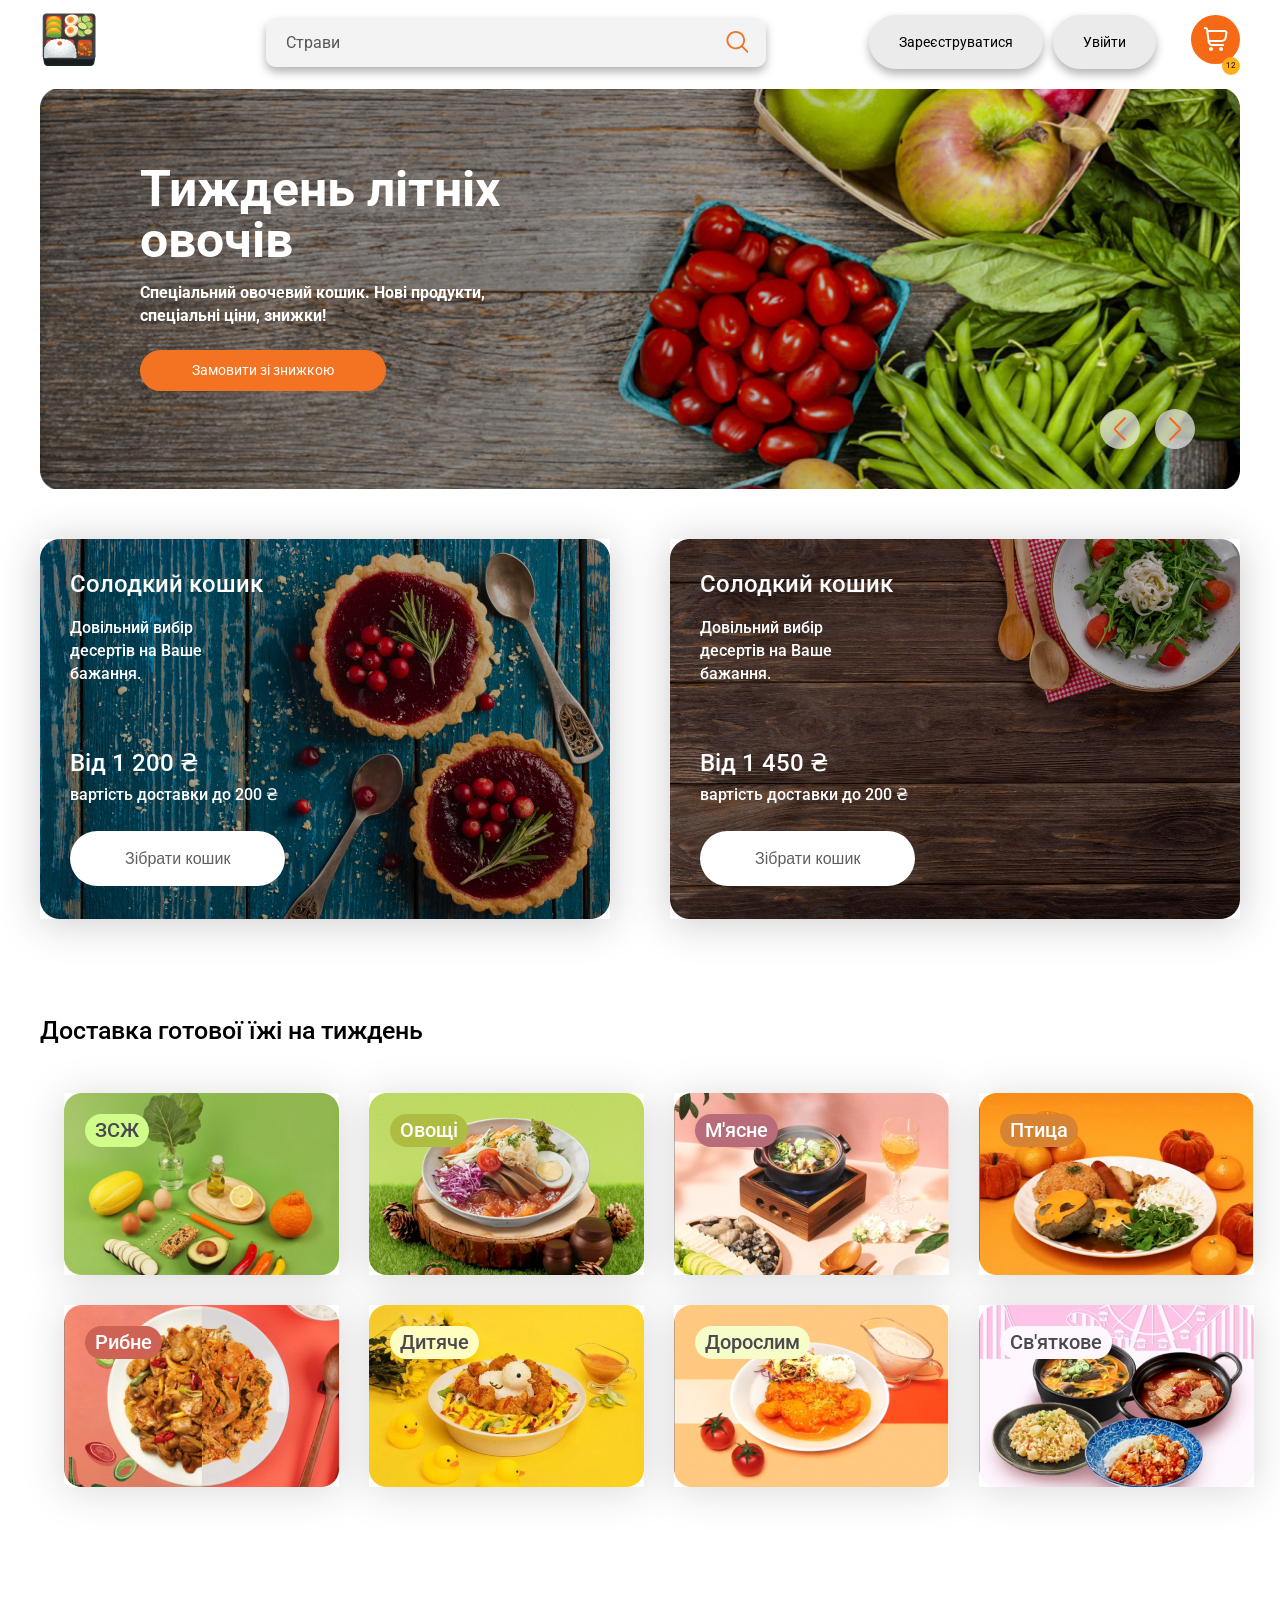
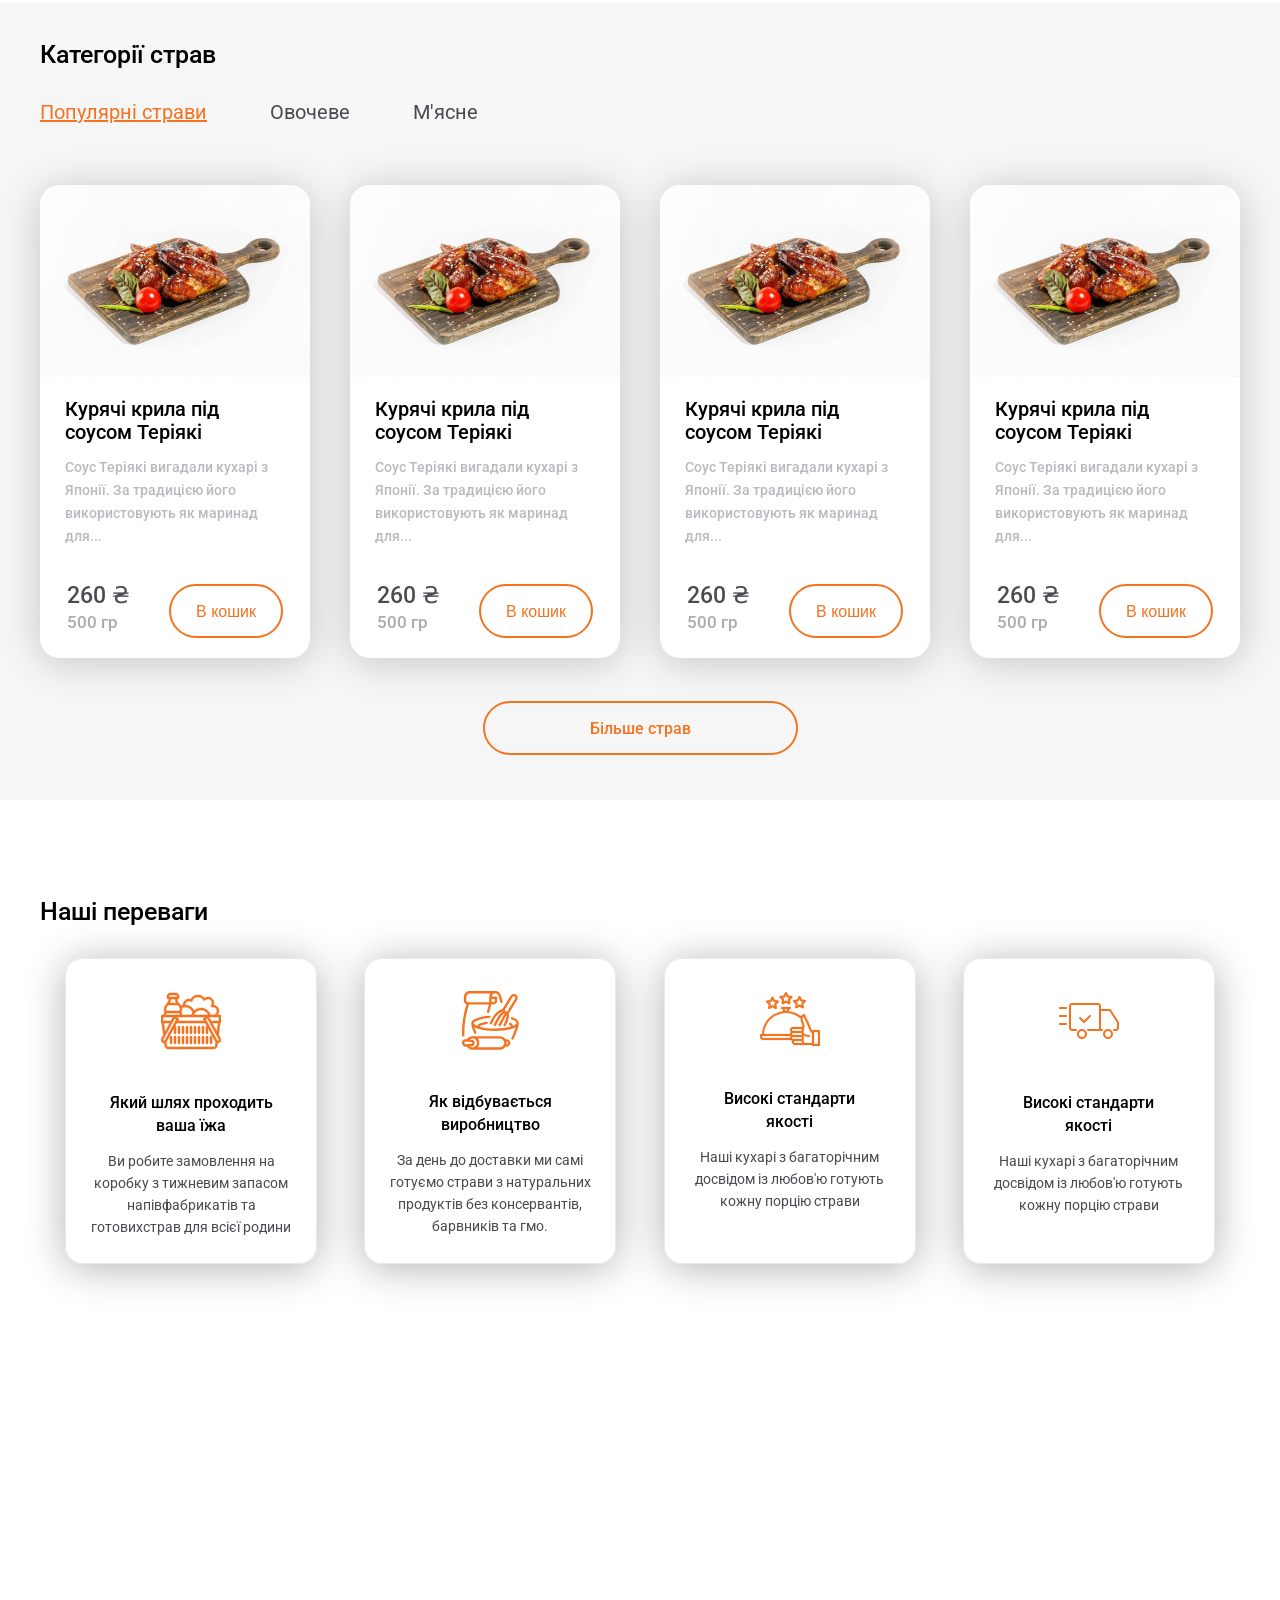
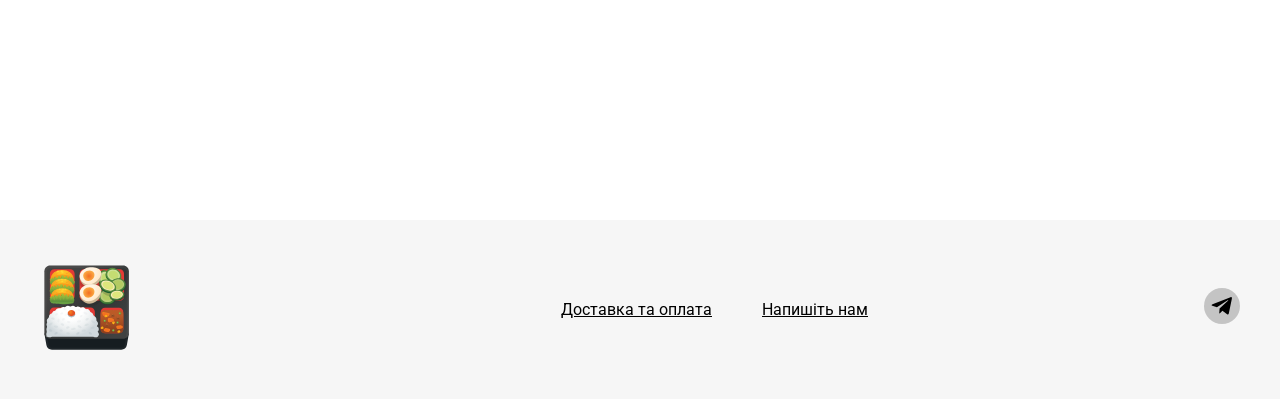
<file: index.html>
<!DOCTYPE html>
<html lang="en">

<head>
	<meta charset="UTF-8">
	<meta name="viewport" content="width=device-width, initial-scale=1.0">
	<meta http-equiv="X-UA-Compatible" content="ie=edge">
	<title>Food</title>
	<link rel="preconnect" href="https://fonts.googleapis.com">
	<link rel="preconnect" href="https://fonts.gstatic.com" crossorigin>
	<link href="https://fonts.googleapis.com/css2?family=Roboto:wght@400;500;700&display=swap" rel="stylesheet">
	<link rel="stylesheet" href="css/reset.css">
	<link rel="stylesheet" href="css/slick.css">
	<link rel="stylesheet" href="css/jquery.fancybox.css">
	<link rel="stylesheet" href="css/style.css">
</head>

<body>

<header class="header">
	<div class="container">
		<div class="header__inner">
			<a class="logo" href="#">
				<img class="logo-img" src="images/logo.svg" alt="logo">
			</a>
			<div class="header__search">
				<input class="header__input" placeholder="Страви" type="text">
			</div>
			<div class="header__nav">
				<a class="header__link header__link-register">Зареєструватися</a>
				<a class="header__link" href="http://localhost:8080/">Увійти</a>
				<div class="header__btn-inner">
					<button class="header__btn"></button>
					<div class="header__btn-count">
						<p>12</p>
					</div>
				</div>
			</div>
		</div>
	</div>
</header>

<section class="slider">
	<div class="container">
		<div class="slider__inner">
			<div class="slider__item" style="background-image: url('images/slider-1.jpg');">
				<h2 class="slider__item-title">Тиждень літніх овочів</h2>
				<p class="slider__item-text">
					Спеціальний овочевий кошик. Нові продукти,
					спеціальні ціни, знижки!
				</p>
				<a class="slider__item-link" href="#">Замовити зі знижкою</a>
			</div>

			<div class="slider__item" style="background-image: url('images/slider-2.jpg');">
				<h2 class="slider__item-title">Тиждень осінніх овочів</h2>
				<p class="slider__item-text">
					Спеціальний овочевий кошик. Нові продукти,
					спеціальні ціни, знижки!
				</p>
				<a class="slider__item-link" href="#">Замовити зі знижкою</a>
			</div>

			<div class="slider__item" style="background-image: url('images/slider-3.jpg');">
				<h2 class="slider__item-title">Вітамінний тиждень</h2>
				<p class="slider__item-text">
					Спеціальний овочевий кошик. Нові продукти,
					спеціальні ціни, знижки!
				</p>
				<a class="slider__item-link" href="#">Замовити зі знижкою</a>
			</div>
		</div>
	</div>
</section>

<section class="popular section-page">
	<div class="container">
		<div class="popular__inner">
			<div class="popular__item" style="background-image: url('images/popular-1.jpg');">
				<div class="popular__item-top">
					<h5 class="popular__item-title">Солодкий кошик</h5>
					<p class="popular__item-text">Довільний вибір десертів на Ваше бажання.</p>
				</div>
				<div class="popular__item-bottom">
					<p class="popular__item-cost">Від 1 200 ₴<span>вартість доставки до 200 ₴</span></p>
					<button class="popular__item-btn">Зібрати кошик</button>
				</div>
			</div>

			<div class="popular__item" style="background-image: url('images/popular-2.jpg');">
				<div class="popular__item-top">
					<h5 class="popular__item-title">Солодкий кошик</h5>
					<p class="popular__item-text">Довільний вибір десертів на Ваше бажання.</p>
				</div>

				<div class="popular__item-bottom">
					<p class="popular__item-cost">Від 1 450 ₴<span>вартість доставки до 200 ₴</span></p>
					<button class="popular__item-btn">Зібрати кошик</button>
				</div>
			</div>
		</div>
	</div>
</section>

<section class="popup-login__bg">
	<div class="popup-login__box">
		<div class="popup-login__top">
			<h3 class="popular-login__title">Вхід</h3>
			<button class="popular-login__btn">
				<svg width="30px" height="30px" viewBox="0 0 24 24" fill="none" xmlns="http://www.w3.org/2000/svg">
					<path d="M16 8L8 16M8.00001 8L16 16" stroke="#000000" stroke-width="1.5" stroke-linecap="round"
						  stroke-linejoin="round"/>
				</svg>
			</button>
		</div>
		<form class="popup-login__form">
			<p class="popup-form__text">Телефон:</p>
			<input class="popup-login__input" value="+380">
			<button class="popup-form__btn">Продовжити</button>
		</form>

		<div class="popup-login__bottom">
			<p class="popup-login__text">або</p>
			<div class="popular-login__socia">
				<div class="popular-login__item">
					<svg height="18px" viewBox="-0.5 0 48 48" version="1.1" xmlns="http://www.w3.org/2000/svg"
						 xmlns:xlink="http://www.w3.org/1999/xlink">
						<title>Google-color</title>
						<desc>Created with Sketch.</desc>
						<defs>

						</defs>
						<g id="Icons" stroke="none" stroke-width="1" fill="none" fill-rule="evenodd">
							<g id="Color-" transform="translate(-401.000000, -860.000000)">
								<g id="Google" transform="translate(401.000000, 860.000000)">
									<path d="M9.82727273,24 C9.82727273,22.4757333 10.0804318,21.0144 10.5322727,19.6437333 L2.62345455,13.6042667 C1.08206818,16.7338667 0.213636364,20.2602667 0.213636364,24 C0.213636364,27.7365333 1.081,31.2608 2.62025,34.3882667 L10.5247955,28.3370667 C10.0772273,26.9728 9.82727273,25.5168 9.82727273,24"
										  id="Fill-1" fill="#FBBC05">

									</path>
									<path d="M23.7136364,10.1333333 C27.025,10.1333333 30.0159091,11.3066667 32.3659091,13.2266667 L39.2022727,6.4 C35.0363636,2.77333333 29.6954545,0.533333333 23.7136364,0.533333333 C14.4268636,0.533333333 6.44540909,5.84426667 2.62345455,13.6042667 L10.5322727,19.6437333 C12.3545909,14.112 17.5491591,10.1333333 23.7136364,10.1333333"
										  id="Fill-2" fill="#EB4335">

									</path>
									<path d="M23.7136364,37.8666667 C17.5491591,37.8666667 12.3545909,33.888 10.5322727,28.3562667 L2.62345455,34.3946667 C6.44540909,42.1557333 14.4268636,47.4666667 23.7136364,47.4666667 C29.4455,47.4666667 34.9177955,45.4314667 39.0249545,41.6181333 L31.5177727,35.8144 C29.3995682,37.1488 26.7323182,37.8666667 23.7136364,37.8666667"
										  id="Fill-3" fill="#34A853">

									</path>
									<path d="M46.1454545,24 C46.1454545,22.6133333 45.9318182,21.12 45.6113636,19.7333333 L23.7136364,19.7333333 L23.7136364,28.8 L36.3181818,28.8 C35.6879545,31.8912 33.9724545,34.2677333 31.5177727,35.8144 L39.0249545,41.6181333 C43.3393409,37.6138667 46.1454545,31.6490667 46.1454545,24"
										  id="Fill-4" fill="#4285F4">

									</path>
								</g>
							</g>
						</g>
					</svg>
					<p>Google</p>
				</div>
				<div class="popular-login__item">
					<?xml version="1.0" encoding="UTF-8" standalone="no"?>
					<!-- Uploaded to: SVG Repo, www.svgrepo.com, Generator: SVG Repo Mixer Tools -->
					<svg height="24px" viewBox="-1.5 0 20 20" version="1.1" xmlns="http://www.w3.org/2000/svg"
						 xmlns:xlink="http://www.w3.org/1999/xlink">

						<title>apple [#173]</title>
						<desc>Created with Sketch.</desc>
						<defs>

						</defs>
						<g id="Page-1" stroke="none" stroke-width="1" fill="none" fill-rule="evenodd">
							<g id="Dribbble-Light-Preview" transform="translate(-102.000000, -7439.000000)"
							   fill="#000000">
								<g id="icons" transform="translate(56.000000, 160.000000)">
									<path d="M57.5708873,7282.19296 C58.2999598,7281.34797 58.7914012,7280.17098 58.6569121,7279 C57.6062792,7279.04 56.3352055,7279.67099 55.5818643,7280.51498 C54.905374,7281.26397 54.3148354,7282.46095 54.4735932,7283.60894 C55.6455696,7283.69593 56.8418148,7283.03894 57.5708873,7282.19296 M60.1989864,7289.62485 C60.2283111,7292.65181 62.9696641,7293.65879 63,7293.67179 C62.9777537,7293.74279 62.562152,7295.10677 61.5560117,7296.51675 C60.6853718,7297.73474 59.7823735,7298.94772 58.3596204,7298.97372 C56.9621472,7298.99872 56.5121648,7298.17973 54.9134635,7298.17973 C53.3157735,7298.17973 52.8162425,7298.94772 51.4935978,7298.99872 C50.1203933,7299.04772 49.0738052,7297.68074 48.197098,7296.46676 C46.4032359,7293.98379 45.0330649,7289.44985 46.8734421,7286.3899 C47.7875635,7284.87092 49.4206455,7283.90793 51.1942837,7283.88393 C52.5422083,7283.85893 53.8153044,7284.75292 54.6394294,7284.75292 C55.4635543,7284.75292 57.0106846,7283.67793 58.6366882,7283.83593 C59.3172232,7283.86293 61.2283842,7284.09893 62.4549652,7285.8199 C62.355868,7285.8789 60.1747177,7287.09489 60.1989864,7289.62485"
										  id="apple-[#173]">

									</path>
								</g>
							</g>
						</g>
					</svg>
					<p>Apple</p>
				</div>


			</div>
			<ul class="popup-login__list">
				<li class="popup-list__item"><a href="facebook.com">Увійти через Telegram</a></li>
				<li class="popup-list__item"><a href="web.telegram.org">Увійти через пошту</a></li>
			</ul>

		</div>
	</div>
</section>

<section class="popup-register__bg">
	<div class="popup-register__box">
		<div class="popup-register__top">
			<h3 class="popular-register__title">Реєстрація</h3>
			<button class="popular-register__btn">
				<svg width="30px" height="30px" viewBox="0 0 24 24" fill="none" xmlns="http://www.w3.org/2000/svg">
					<path d="M16 8L8 16M8.00001 8L16 16" stroke="#000000" stroke-width="1.5" stroke-linecap="round"
						  stroke-linejoin="round"/>
				</svg>
			</button>
		</div>
		<form class="popup-register__form">
			<p class="popup-form__text">Телефон:</p>
			<input class="popup-register__input" value="+380">
			<p class="popup-form__text">Пароль:</p>
			<input class="popup-register__input">
			<button class="popup-form__btn">Продовжити</button>
		</form>

		<div class="popup-register__bottom">
			<p class="popup-register__text">або</p>
			<div class="popular-register__socia">
				<div class="popular-register__item">
					<svg height="18px" viewBox="-0.5 0 48 48" version="1.1" xmlns="http://www.w3.org/2000/svg"
						 xmlns:xlink="http://www.w3.org/1999/xlink">
						<title>Google-color</title>
						<desc>Created with Sketch.</desc>
						<defs>

						</defs>
						<g id="Icons" stroke="none" stroke-width="1" fill="none" fill-rule="evenodd">
							<g id="Color-" transform="translate(-401.000000, -860.000000)">
								<g id="Google" transform="translate(401.000000, 860.000000)">
									<path d="M9.82727273,24 C9.82727273,22.4757333 10.0804318,21.0144 10.5322727,19.6437333 L2.62345455,13.6042667 C1.08206818,16.7338667 0.213636364,20.2602667 0.213636364,24 C0.213636364,27.7365333 1.081,31.2608 2.62025,34.3882667 L10.5247955,28.3370667 C10.0772273,26.9728 9.82727273,25.5168 9.82727273,24"
										  id="Fill-1" fill="#FBBC05">

									</path>
									<path d="M23.7136364,10.1333333 C27.025,10.1333333 30.0159091,11.3066667 32.3659091,13.2266667 L39.2022727,6.4 C35.0363636,2.77333333 29.6954545,0.533333333 23.7136364,0.533333333 C14.4268636,0.533333333 6.44540909,5.84426667 2.62345455,13.6042667 L10.5322727,19.6437333 C12.3545909,14.112 17.5491591,10.1333333 23.7136364,10.1333333"
										  id="Fill-2" fill="#EB4335">

									</path>
									<path d="M23.7136364,37.8666667 C17.5491591,37.8666667 12.3545909,33.888 10.5322727,28.3562667 L2.62345455,34.3946667 C6.44540909,42.1557333 14.4268636,47.4666667 23.7136364,47.4666667 C29.4455,47.4666667 34.9177955,45.4314667 39.0249545,41.6181333 L31.5177727,35.8144 C29.3995682,37.1488 26.7323182,37.8666667 23.7136364,37.8666667"
										  id="Fill-3" fill="#34A853">

									</path>
									<path d="M46.1454545,24 C46.1454545,22.6133333 45.9318182,21.12 45.6113636,19.7333333 L23.7136364,19.7333333 L23.7136364,28.8 L36.3181818,28.8 C35.6879545,31.8912 33.9724545,34.2677333 31.5177727,35.8144 L39.0249545,41.6181333 C43.3393409,37.6138667 46.1454545,31.6490667 46.1454545,24"
										  id="Fill-4" fill="#4285F4">

									</path>
								</g>
							</g>
						</g>
					</svg>
					<p>Google</p>
				</div>
				<div class="popular-register__item">
					<?xml version="1.0" encoding="UTF-8" standalone="no"?>
					<!-- Uploaded to: SVG Repo, www.svgrepo.com, Generator: SVG Repo Mixer Tools -->
					<svg height="24px" viewBox="-1.5 0 20 20" version="1.1" xmlns="http://www.w3.org/2000/svg"
						 xmlns:xlink="http://www.w3.org/1999/xlink">

						<title>apple [#173]</title>
						<desc>Created with Sketch.</desc>
						<defs>

						</defs>
						<g id="Page-1" stroke="none" stroke-width="1" fill="none" fill-rule="evenodd">
							<g id="Dribbble-Light-Preview" transform="translate(-102.000000, -7439.000000)"
							   fill="#000000">
								<g id="icons" transform="translate(56.000000, 160.000000)">
									<path d="M57.5708873,7282.19296 C58.2999598,7281.34797 58.7914012,7280.17098 58.6569121,7279 C57.6062792,7279.04 56.3352055,7279.67099 55.5818643,7280.51498 C54.905374,7281.26397 54.3148354,7282.46095 54.4735932,7283.60894 C55.6455696,7283.69593 56.8418148,7283.03894 57.5708873,7282.19296 M60.1989864,7289.62485 C60.2283111,7292.65181 62.9696641,7293.65879 63,7293.67179 C62.9777537,7293.74279 62.562152,7295.10677 61.5560117,7296.51675 C60.6853718,7297.73474 59.7823735,7298.94772 58.3596204,7298.97372 C56.9621472,7298.99872 56.5121648,7298.17973 54.9134635,7298.17973 C53.3157735,7298.17973 52.8162425,7298.94772 51.4935978,7298.99872 C50.1203933,7299.04772 49.0738052,7297.68074 48.197098,7296.46676 C46.4032359,7293.98379 45.0330649,7289.44985 46.8734421,7286.3899 C47.7875635,7284.87092 49.4206455,7283.90793 51.1942837,7283.88393 C52.5422083,7283.85893 53.8153044,7284.75292 54.6394294,7284.75292 C55.4635543,7284.75292 57.0106846,7283.67793 58.6366882,7283.83593 C59.3172232,7283.86293 61.2283842,7284.09893 62.4549652,7285.8199 C62.355868,7285.8789 60.1747177,7287.09489 60.1989864,7289.62485"
										  id="apple-[#173]">

									</path>
								</g>
							</g>
						</g>
					</svg>
					<p>Apple</p>
				</div>


			</div>
			<ul class="popup-register__list">
				<li class="popup-list__item"><a href="facebook.com">Увійти через Telegram</a></li>
				<li class="popup-list__item"><a href="web.telegram.org">Увійти через пошту</a></li>
			</ul>

		</div>
	</div>
</section>

<section class="popup-basket__bg">
	<div class="popup-basket__box">
		<div class="popup-basket__top">
			<h3 class="popular-basket__title">Кошик</h3>
			<button class="popular-basket__btn">
				<svg width="30px" height="30px" viewBox="0 0 24 24" fill="none" xmlns="http://www.w3.org/2000/svg">
					<path d="M16 8L8 16M8.00001 8L16 16" stroke="#000000" stroke-width="1.5" stroke-linecap="round"
						  stroke-linejoin="round"/>
				</svg>
			</button>
		</div>
		<div class="popup-basket__empy">
			<img class="popup-basket__empy--img" src="images/empy-basket.png" alt="empy basket">
			<h3 class="popup-basket__empy--title">Кошик порожній</h3>
			<p class="popular-basket__empy--text">Але це ніколи не пізно виправити :)</p>
		</div>

		</div>
	</div>
</section>




<section class="food-delivery section-page">
	<div class="container">
		<div class="food-delivery__inner">
			<h3 class="food-delivery__title title">Доставка готової їжі на тиждень</h3>
			<div class="food-delivery__box">
				<div class="food-delivery__item" style="background-image: url('images/delivery-bg/food-1.jpg');">
					<h6 class="food-delivery__item-title" style="background-color: #D0FD89; color: #49494F;">ЗСЖ</h6>
				</div>
				<div class="food-delivery__item" style="background-image: url('images/delivery-bg/food-2.jpg');">
					<h6 class="food-delivery__item-title" style="background-color: #AEBC41; color: #FFFFFF;">Овощі</h6>
				</div>
				<div class="food-delivery__item" style="background-image: url('images/delivery-bg/food-3.jpg');">
					<h6 class="food-delivery__item-title" style="background-color: #B86B78; color: #FFFFFF;">М'ясне</h6>
				</div>
				<div class="food-delivery__item" style="background-image: url('images/delivery-bg/food-4.jpg');">
					<h6 class="food-delivery__item-title" style="background-color: #D68334; color: #FFFFFF;">Птица</h6>
				</div>
				<div class="food-delivery__item" style="background-image: url('images/delivery-bg/food-5.jpg');">
					<h6 class="food-delivery__item-title" style="background-color: #CD6255; color: #FFFFFF;">Рибне</h6>
				</div>
				<div class="food-delivery__item" style="background-image: url('images/delivery-bg/food-6.jpg');">
					<h6 class="food-delivery__item-title" style="background-color: #FFFDBF; color: #49494F;">Дитяче</h6>
				</div>
				<div class="food-delivery__item" style="background-image: url('images/delivery-bg/food-7.jpg');">
					<h6 class="food-delivery__item-title" style="background-color: #F6FDC8; color: #49494F;">
						Дорослим</h6>
				</div>
				<div class="food-delivery__item" style="background-image: url('images/delivery-bg/food-8.jpg');">
					<h6 class="food-delivery__item-title" style="background-color: #FEF7FE; color: #49494F;">
						Св'яткове</h6>
				</div>
			</div>
		</div>
	</div>
</section>

<section class="categories section-page">
	<div class="container">
		<div class="categories__inner">
			<h3 class="categories__title title">Категорії страв</h3>
			<div class="categories__tabs">
				<a class="categories__tab categories__tab--active" href="#tab-1">Популярні страви</a>
				<a class="categories__tab" href="#tab-2">Овочеве</a>
				<a class="categories__tab" href="#tab-3">М'ясне</a>
			</div>
			<div class="categories__tabs-contentbox">

				<div id="tab-1" class="categories__tabs-content categories__tabs-content--active">
					<div class="categories__content-item">
						<img class="categories__item-img" src="images/categories-1.png" alt="">
						<h6 class="categories__item-title">Курячі крила під соусом Теріякі</h6>
						<p class="categories__item-text">Соус Теріякі вигадали кухарі з Японії. За традицією його
							використовують
							як маринад для...</p>
						<div class="categories__item-bottom">
							<p class="categories__item-cost">260 ₴ <span>500 гр</span></p>
							<button class="categories__item-btn">В кошик</button>
						</div>
					</div>
					<div class="categories__content-item">
						<img class="categories__item-img" src="images/categories-1.png" alt="">
						<h6 class="categories__item-title">Курячі крила під соусом Теріякі</h6>
						<p class="categories__item-text">Соус Теріякі вигадали кухарі з Японії. За традицією його
							використовують
							як маринад для...</p>
						<div class="categories__item-bottom">
							<p class="categories__item-cost">260 ₴ <span>500 гр</span></p>
							<button class="categories__item-btn">В кошик</button>
						</div>
					</div>
					<div class="categories__content-item">
						<img class="categories__item-img" src="images/categories-1.png" alt="">
						<h6 class="categories__item-title">Курячі крила під соусом Теріякі</h6>
						<p class="categories__item-text">Соус Теріякі вигадали кухарі з Японії. За традицією його
							використовують
							як маринад для...</p>
						<div class="categories__item-bottom">
							<p class="categories__item-cost">260 ₴ <span>500 гр</span></p>
							<button class="categories__item-btn">В кошик</button>
						</div>
					</div>
					<div class="categories__content-item">
						<img class="categories__item-img" src="images/categories-1.png" alt="">
						<h6 class="categories__item-title">Курячі крила під соусом Теріякі</h6>
						<p class="categories__item-text">Соус Теріякі вигадали кухарі з Японії. За традицією його
							використовують
							як маринад для...</p>
						<div class="categories__item-bottom">
							<p class="categories__item-cost">260 ₴ <span>500 гр</span></p>
							<button class="categories__item-btn">В кошик</button>
						</div>
					</div>
				</div>

				<div id="tab-2" class="categories__tabs-content">
					<div class="categories__content-item">
						<img class="categories__item-img" src="images/categories-2.jpg" alt="">
						<h6 class="categories__item-title">Овочеве рагу з баклажанами та кабачками у духовці</h6>
						<p class="categories__item-text">Овочеве рагу з баклажанами та кабачками у духовці – чудова
							страва на
							кожен день. У цьому рецепті ми готуємо рагу із пікантним томатним соусом.</p>
						<div class="categories__item-bottom">
							<p class="categories__item-cost">372 ₴ <span>400 гр</span></p>
							<button class="categories__item-btn">В кошик</button>
						</div>
					</div>
					<div class="categories__content-item">
						<img class="categories__item-img" src="images/categories-2.jpg" alt="">
						<h6 class="categories__item-title">Овочеве рагу з баклажанами та кабачками у духовці</h6>
						<p class="categories__item-text">Овочеве рагу з баклажанами та кабачками у духовці – чудова
							страва
							на
							кожен день. У цьому рецепті ми готуємо рагу із пікантним томатним соусом.</p>
						<div class="categories__item-bottom">
							<p class="categories__item-cost">372 ₴ <span>400 гр</span></p>
							<button class="categories__item-btn">В кошик</button>
						</div>
					</div>

					<div class="categories__content-item">
						<img class="categories__item-img" src="images/categories-2.jpg" alt="">
						<h6 class="categories__item-title">Овочеве рагу з баклажанами та кабачками у духовці</h6>
						<p class="categories__item-text">Овочеве рагу з баклажанами та кабачками у духовці – чудова
							страва
							на
							кожен день. У цьому рецепті ми готуємо рагу із пікантним томатним соусом.</p>
						<div class="categories__item-bottom">
							<p class="categories__item-cost">372 ₴ <span>400 гр</span></p>
							<button class="categories__item-btn">В кошик</button>
						</div>
					</div>

				</div>


				<div id="tab-3" class="categories__tabs-content">
					<div class="categories__content-item">
						<img class="categories__item-img" src="images/categories-3.jpg" alt="">
						<h6 class="categories__item-title">Стріплойн стейк</h6>
						<p class="categories__item-text">Найяскравіший і найнасиченіший смак м'яса Вам подарує стейк
							Нью-Йорк. Це
							стейк із тонкого краю.</p>
						<div class="categories__item-bottom">
							<p class="categories__item-cost">789 ₴ <span>620 гр</span></p>
							<button class="categories__item-btn">В кошик</button>
						</div>
					</div>
					<div class="categories__content-item">
						<img class="categories__item-img" src="images/categories-3.jpg" alt="">
						<h6 class="categories__item-title">Стріплойн стейк</h6>
						<p class="categories__item-text">Найяскравіший і найнасиченіший смак м'яса Вам подарує стейк
							Нью-Йорк.
							Це
							стейк із тонкого краю.</p>
						<div class="categories__item-bottom">
							<p class="categories__item-cost">789 ₴ <span>620 гр</span></p>
							<button class="categories__item-btn">В кошик</button>
						</div>
					</div>
					<div class="categories__content-item">
						<img class="categories__item-img" src="images/categories-3.jpg" alt="">
						<h6 class="categories__item-title">Стріплойн стейк</h6>
						<p class="categories__item-text">Найяскравіший і найнасиченіший смак м'яса Вам подарує стейк
							Нью-Йорк.
							Це
							стейк із тонкого краю.</p>
						<div class="categories__item-bottom">
							<p class="categories__item-cost">789 ₴ <span>620 гр</span></p>
							<button class="categories__item-btn">В кошик</button>
						</div>
					</div>
					<div class="categories__content-item">
						<img class="categories__item-img" src="images/categories-3.jpg" alt="">
						<h6 class="categories__item-title">Стріплойн стейк</h6>
						<p class="categories__item-text">Найяскравіший і найнасиченіший смак м'яса Вам подарує стейк
							Нью-Йорк.
							Це
							стейк із тонкого краю.</p>
						<div class="categories__item-bottom">
							<p class="categories__item-cost">789 ₴ <span>620 гр</span></p>
							<button class="categories__item-btn">В кошик</button>
						</div>
					</div>

				</div>
			</div>
			<div class="categories__link-inner">
				<a class="categories__link" href="#">Більше страв</a>
			</div>
		</div>
	</div>
</section>

<section class="benefits section-page">
	<div class="container">
		<div class="benefits__inner">
			<h3 class="benefits__title title">Наші переваги</h3>
			<div class="benefits__box">
				<div class="benefits__item">
					<svg class="benefits__item-img" width="60" height="60" viewBox="0 0 60 60" fill="none"
						 xmlns="http://www.w3.org/2000/svg">
						<g clip-path="url(#clip0_23:74)">
							<path d="M10.0033 44.9973C9.7381 44.9973 9.48376 45.1027 9.29623 45.2902C9.10871 45.4777 9.00336 45.7321 9.00336 45.9973V51.9969C9.00336 52.2621 9.10871 52.5164 9.29623 52.704C9.48376 52.8915 9.7381 52.9968 10.0033 52.9968C10.2685 52.9968 10.5228 52.8915 10.7104 52.704C10.8979 52.5164 11.0032 52.2621 11.0032 51.9969V45.9973C11.0032 45.7321 10.8979 45.4777 10.7104 45.2902C10.5228 45.1027 10.2685 44.9973 10.0033 44.9973Z"
								  fill="#F37321"/>
							<path d="M14.0031 44.9973C13.7379 44.9973 13.4835 45.1027 13.296 45.2902C13.1085 45.4777 13.0031 45.7321 13.0031 45.9973V51.9969C13.0031 52.2621 13.1085 52.5164 13.296 52.704C13.4835 52.8915 13.7379 52.9968 14.0031 52.9968C14.2683 52.9968 14.5226 52.8915 14.7101 52.704C14.8977 52.5164 15.003 52.2621 15.003 51.9969V45.9973C15.003 45.7321 14.8977 45.4777 14.7101 45.2902C14.5226 45.1027 14.2683 44.9973 14.0031 44.9973Z"
								  fill="#F37321"/>
							<path d="M18.0028 34.998C17.7376 34.998 17.4833 35.1034 17.2958 35.2909C17.1082 35.4784 17.0029 35.7328 17.0029 35.998V41.9976C17.0029 42.2628 17.1082 42.5171 17.2958 42.7047C17.4833 42.8922 17.7376 42.9975 18.0028 42.9975C18.268 42.9975 18.5224 42.8922 18.7099 42.7047C18.8974 42.5171 19.0028 42.2628 19.0028 41.9976V35.998C19.0028 35.7328 18.8974 35.4784 18.7099 35.2909C18.5224 35.1034 18.268 34.998 18.0028 34.998Z"
								  fill="#F37321"/>
							<path d="M18.0028 44.9973C17.7376 44.9973 17.4833 45.1027 17.2958 45.2902C17.1082 45.4777 17.0029 45.7321 17.0029 45.9973V51.9969C17.0029 52.2621 17.1082 52.5164 17.2958 52.704C17.4833 52.8915 17.7376 52.9968 18.0028 52.9968C18.268 52.9968 18.5224 52.8915 18.7099 52.704C18.8974 52.5164 19.0028 52.2621 19.0028 51.9969V45.9973C19.0028 45.7321 18.8974 45.4777 18.7099 45.2902C18.5224 45.1027 18.268 44.9973 18.0028 44.9973Z"
								  fill="#F37321"/>
							<path d="M22.0026 34.998C21.7374 34.998 21.483 35.1034 21.2955 35.2909C21.108 35.4784 21.0026 35.7328 21.0026 35.998V41.9976C21.0026 42.2628 21.108 42.5171 21.2955 42.7047C21.483 42.8922 21.7374 42.9975 22.0026 42.9975C22.2678 42.9975 22.5221 42.8922 22.7097 42.7047C22.8972 42.5171 23.0025 42.2628 23.0025 41.9976V35.998C23.0025 35.7328 22.8972 35.4784 22.7097 35.2909C22.5221 35.1034 22.2678 34.998 22.0026 34.998Z"
								  fill="#F37321"/>
							<path d="M22.0026 44.9973C21.7374 44.9973 21.483 45.1027 21.2955 45.2902C21.108 45.4777 21.0026 45.7321 21.0026 45.9973V51.9969C21.0026 52.2621 21.108 52.5164 21.2955 52.704C21.483 52.8915 21.7374 52.9968 22.0026 52.9968C22.2678 52.9968 22.5221 52.8915 22.7097 52.704C22.8972 52.5164 23.0025 52.2621 23.0025 51.9969V45.9973C23.0025 45.7321 22.8972 45.4777 22.7097 45.2902C22.5221 45.1027 22.2678 44.9973 22.0026 44.9973Z"
								  fill="#F37321"/>
							<path d="M38.0016 34.998C37.7364 34.998 37.4821 35.1034 37.2946 35.2909C37.107 35.4784 37.0017 35.7328 37.0017 35.998V41.9976C37.0017 42.2628 37.107 42.5171 37.2946 42.7047C37.4821 42.8922 37.7364 42.9975 38.0016 42.9975C38.2668 42.9975 38.5212 42.8922 38.7087 42.7047C38.8962 42.5171 39.0016 42.2628 39.0016 41.9976V35.998C39.0016 35.7328 38.8962 35.4784 38.7087 35.2909C38.5212 35.1034 38.2668 34.998 38.0016 34.998Z"
								  fill="#F37321"/>
							<path d="M38.0016 44.9973C37.7364 44.9973 37.4821 45.1027 37.2946 45.2902C37.107 45.4777 37.0017 45.7321 37.0017 45.9973V51.9969C37.0017 52.2621 37.107 52.5164 37.2946 52.704C37.4821 52.8915 37.7364 52.9968 38.0016 52.9968C38.2668 52.9968 38.5212 52.8915 38.7087 52.704C38.8962 52.5164 39.0016 52.2621 39.0016 51.9969V45.9973C39.0016 45.7321 38.8962 45.4777 38.7087 45.2902C38.5212 45.1027 38.2668 44.9973 38.0016 44.9973Z"
								  fill="#F37321"/>
							<path d="M42.0014 34.998C41.7362 34.998 41.4818 35.1034 41.2943 35.2909C41.1068 35.4784 41.0015 35.7328 41.0015 35.998V41.9976C41.0015 42.2628 41.1068 42.5171 41.2943 42.7047C41.4818 42.8922 41.7362 42.9975 42.0014 42.9975C42.2666 42.9975 42.5209 42.8922 42.7085 42.7047C42.896 42.5171 43.0013 42.2628 43.0013 41.9976V35.998C43.0013 35.7328 42.896 35.4784 42.7085 35.2909C42.5209 35.1034 42.2666 34.998 42.0014 34.998Z"
								  fill="#F37321"/>
							<path d="M42.0014 44.9973C41.7362 44.9973 41.4818 45.1027 41.2943 45.2902C41.1068 45.4777 41.0015 45.7321 41.0015 45.9973V51.9969C41.0015 52.2621 41.1068 52.5164 41.2943 52.704C41.4818 52.8915 41.7362 52.9968 42.0014 52.9968C42.2666 52.9968 42.5209 52.8915 42.7085 52.704C42.896 52.5164 43.0013 52.2621 43.0013 51.9969V45.9973C43.0013 45.7321 42.896 45.4777 42.7085 45.2902C42.5209 45.1027 42.2666 44.9973 42.0014 44.9973Z"
								  fill="#F37321"/>
							<path d="M46.0012 44.9973C45.736 44.9973 45.4816 45.1027 45.2941 45.2902C45.1066 45.4777 45.0012 45.7321 45.0012 45.9973V51.9969C45.0012 52.2621 45.1066 52.5164 45.2941 52.704C45.4816 52.8915 45.736 52.9968 46.0012 52.9968C46.2664 52.9968 46.5207 52.8915 46.7082 52.704C46.8957 52.5164 47.0011 52.2621 47.0011 51.9969V45.9973C47.0011 45.7321 46.8957 45.4777 46.7082 45.2902C46.5207 45.1027 46.2664 44.9973 46.0012 44.9973Z"
								  fill="#F37321"/>
							<path d="M50.0009 44.9973C49.7357 44.9973 49.4814 45.1027 49.2938 45.2902C49.1063 45.4777 49.001 45.7321 49.001 45.9973V51.9969C49.001 52.2621 49.1063 52.5164 49.2938 52.704C49.4814 52.8915 49.7357 52.9968 50.0009 52.9968C50.2661 52.9968 50.5205 52.8915 50.708 52.704C50.8955 52.5164 51.0009 52.2621 51.0009 51.9969V45.9973C51.0009 45.7321 50.8955 45.4777 50.708 45.2902C50.5205 45.1027 50.2661 44.9973 50.0009 44.9973Z"
								  fill="#F37321"/>
							<path d="M30.0021 34.998C29.7369 34.998 29.4826 35.1034 29.295 35.2909C29.1075 35.4784 29.0022 35.7328 29.0022 35.998V41.9976C29.0022 42.2628 29.1075 42.5171 29.295 42.7047C29.4826 42.8922 29.7369 42.9975 30.0021 42.9975C30.2673 42.9975 30.5217 42.8922 30.7092 42.7047C30.8967 42.5171 31.0021 42.2628 31.0021 41.9976V35.998C31.0021 35.7328 30.8967 35.4784 30.7092 35.2909C30.5217 35.1034 30.2673 34.998 30.0021 34.998Z"
								  fill="#F37321"/>
							<path d="M30.0021 44.9973C29.7369 44.9973 29.4826 45.1027 29.295 45.2902C29.1075 45.4777 29.0022 45.7321 29.0022 45.9973V51.9969C29.0022 52.2621 29.1075 52.5164 29.295 52.704C29.4826 52.8915 29.7369 52.9968 30.0021 52.9968C30.2673 52.9968 30.5217 52.8915 30.7092 52.704C30.8967 52.5164 31.0021 52.2621 31.0021 51.9969V45.9973C31.0021 45.7321 30.8967 45.4777 30.7092 45.2902C30.5217 45.1027 30.2673 44.9973 30.0021 44.9973Z"
								  fill="#F37321"/>
							<path d="M26.0023 34.998C25.7372 34.998 25.4828 35.1034 25.2953 35.2909C25.1078 35.4784 25.0024 35.7328 25.0024 35.998V41.9976C25.0024 42.2628 25.1078 42.5171 25.2953 42.7047C25.4828 42.8922 25.7372 42.9975 26.0023 42.9975C26.2676 42.9975 26.5219 42.8922 26.7094 42.7047C26.8969 42.5171 27.0023 42.2628 27.0023 41.9976V35.998C27.0023 35.7328 26.8969 35.4784 26.7094 35.2909C26.5219 35.1034 26.2676 34.998 26.0023 34.998Z"
								  fill="#F37321"/>
							<path d="M26.0023 44.9973C25.7372 44.9973 25.4828 45.1027 25.2953 45.2902C25.1078 45.4777 25.0024 45.7321 25.0024 45.9973V51.9969C25.0024 52.2621 25.1078 52.5164 25.2953 52.704C25.4828 52.8915 25.7372 52.9968 26.0023 52.9968C26.2676 52.9968 26.5219 52.8915 26.7094 52.704C26.8969 52.5164 27.0023 52.2621 27.0023 51.9969V45.9973C27.0023 45.7321 26.8969 45.4777 26.7094 45.2902C26.5219 45.1027 26.2676 44.9973 26.0023 44.9973Z"
								  fill="#F37321"/>
							<path d="M34.0019 34.998C33.7367 34.998 33.4823 35.1034 33.2948 35.2909C33.1073 35.4784 33.0019 35.7328 33.0019 35.998V41.9976C33.0019 42.2628 33.1073 42.5171 33.2948 42.7047C33.4823 42.8922 33.7367 42.9975 34.0019 42.9975C34.2671 42.9975 34.5214 42.8922 34.7089 42.7047C34.8965 42.5171 35.0018 42.2628 35.0018 41.9976V35.998C35.0018 35.7328 34.8965 35.4784 34.7089 35.2909C34.5214 35.1034 34.2671 34.998 34.0019 34.998Z"
								  fill="#F37321"/>
							<path d="M34.0019 44.9973C33.7367 44.9973 33.4823 45.1027 33.2948 45.2902C33.1073 45.4777 33.0019 45.7321 33.0019 45.9973V51.9969C33.0019 52.2621 33.1073 52.5164 33.2948 52.704C33.4823 52.8915 33.7367 52.9968 34.0019 52.9968C34.2671 52.9968 34.5214 52.8915 34.7089 52.704C34.8965 52.5164 35.0018 52.2621 35.0018 51.9969V45.9973C35.0018 45.7321 34.8965 45.4777 34.7089 45.2902C34.5214 45.1027 34.2671 44.9973 34.0019 44.9973Z"
								  fill="#F37321"/>
							<path d="M57.6479 43.8784L59.1342 31.9882C59.3738 31.9558 59.5935 31.8376 59.7527 31.6556C59.9119 31.4736 59.9998 31.2401 60 30.9983V24.9986C60 24.7334 59.8946 24.4791 59.7071 24.2916C59.5196 24.104 59.2653 23.9987 59.0001 23.9987H56.4676C57.2046 23.1771 57.7005 22.1679 57.9007 21.0825C58.1008 19.9971 57.9975 18.8775 57.6021 17.847C57.2066 16.8165 56.5344 15.9152 55.6595 15.2423C54.7846 14.5695 53.7409 14.1512 52.6434 14.0335C53.078 12.8293 53.1159 11.5176 52.7514 10.2903C52.387 9.06303 51.6394 7.98455 50.6181 7.21264C49.5967 6.44073 48.3551 6.01589 47.075 6.00027C45.7948 5.98465 44.5433 6.37906 43.5034 7.12582C42.0161 5.17219 39.625 3.99988 37.0014 3.99988C33.8669 3.99988 31.088 5.67828 29.7778 8.269C28.8801 7.9905 27.9295 7.92687 27.0026 8.08325C26.0758 8.23962 25.1987 8.61163 24.442 9.16926C23.6853 9.72689 23.0703 10.4545 22.6465 11.2935C22.2227 12.1325 22.0021 13.0593 22.0023 13.9993C22.0023 14.0668 22.0045 14.134 22.0068 14.2014C21.313 14.3419 20.636 14.5556 19.9873 14.8389C19.5226 13.9513 18.9133 13.1473 18.1844 12.4599C16.9479 11.2847 16.1826 9.69882 16.0319 7.99964H17.0026C17.2678 7.99964 17.5221 7.89429 17.7096 7.70677C17.8972 7.51924 18.0025 7.2649 18.0025 6.9997V4.99982C18.0016 4.20449 17.6853 3.442 17.1229 2.87961C16.5605 2.31723 15.798 2.00089 15.0027 2H9.00305C8.20772 2.00089 7.44523 2.31723 6.88285 2.87961C6.32046 3.442 6.00413 4.20449 6.00323 4.99982V6.9997C6.00323 7.2649 6.10858 7.51924 6.29611 7.70677C6.48363 7.89429 6.73797 7.99964 7.00317 7.99964H7.97386C7.82322 9.69887 7.05788 11.2848 5.82137 12.46C4.92748 13.2978 4.21589 14.3108 3.73104 15.4359C3.2462 16.5609 2.9985 17.7739 3.00341 18.999C3.0029 19.7374 3.2759 20.4499 3.76974 20.9989C3.2759 21.5479 3.0029 22.2603 3.00341 22.9987V23.9987H1.00353C0.738331 23.9987 0.483992 24.104 0.296467 24.2916C0.108942 24.4791 0.00359171 24.7334 0.00359171 24.9986V30.9983C0.00382492 31.2401 0.0916693 31.4736 0.250858 31.6556C0.410048 31.8376 0.629797 31.9558 0.869415 31.9882L2.35995 43.9125L0.37032 47.5598C0.104386 48.0435 -0.0226292 48.5914 0.00330717 49.1429C0.0292435 49.6943 0.207122 50.2279 0.517289 50.6845C0.827455 51.1412 1.25783 51.5033 1.76087 51.7307C2.26391 51.9581 2.82002 52.042 3.36777 51.9731L3.69937 54.6267C3.93948 56.5481 5.64675 57.9966 7.67088 57.9966H52.3327C54.3567 57.9966 56.0641 56.5481 56.3042 54.6272L56.6411 51.9323C57.2607 52.0097 57.889 51.8894 58.4362 51.5884C58.7821 51.3998 59.0874 51.1449 59.3347 50.8382C59.582 50.5316 59.7665 50.1793 59.8777 49.8013C59.9888 49.4234 60.0245 49.0273 59.9825 48.6356C59.9406 48.2438 59.8219 47.8642 59.6333 47.5184L57.6479 43.8784ZM58.0001 25.9986V29.9983H50.077L47.8952 25.9986H58.0001ZM57.1173 31.9982L56.0081 40.8727L51.1678 31.9982H57.1173ZM28.0019 9.99952C28.6466 9.99774 29.2819 10.1536 29.8526 10.4536C29.9808 10.5208 30.1221 10.5594 30.2667 10.5666C30.4113 10.5738 30.5557 10.5496 30.69 10.4955C30.8243 10.4415 30.9453 10.3589 31.0446 10.2535C31.1438 10.1481 31.219 10.0225 31.265 9.88515C32.0423 7.56117 34.3479 5.99976 37.0014 5.99976C39.2887 5.99976 41.4105 7.22194 42.4071 9.11332C42.4821 9.25567 42.5903 9.37782 42.7226 9.4694C42.8549 9.56097 43.0073 9.61927 43.167 9.63935C43.3266 9.65942 43.4887 9.64067 43.6396 9.58469C43.7904 9.52872 43.9256 9.43716 44.0335 9.31781C44.5754 8.7182 45.2863 8.29684 46.0725 8.10926C46.8587 7.92167 47.6832 7.97667 48.4375 8.26699C49.1918 8.55732 49.8405 9.06935 50.298 9.73563C50.7555 10.4019 51.0005 11.1912 51.0005 11.9994C51.0038 12.9076 50.6943 13.7893 50.1242 14.4963C49.9948 14.658 49.9188 14.8559 49.9066 15.0626C49.8945 15.2694 49.9469 15.4749 50.0566 15.6506C50.1663 15.8263 50.3278 15.9636 50.5189 16.0435C50.71 16.1235 50.9212 16.1421 51.1233 16.0969C51.6722 15.9733 52.2409 15.9669 52.7925 16.078C53.344 16.1892 53.8659 16.4155 54.324 16.7421C54.7821 17.0687 55.1662 17.4883 55.4511 17.9735C55.736 18.4586 55.9154 18.9984 55.9775 19.5576C56.0395 20.1168 55.9829 20.6828 55.8114 21.2186C55.6398 21.7545 55.3571 22.2481 54.9818 22.6672C54.6064 23.0863 54.1469 23.4216 53.6332 23.651C53.1195 23.8804 52.5631 23.9989 52.0005 23.9987H49.5415C49.0525 22.4446 48.1913 21.0336 47.0328 19.8882C45.8742 18.7428 44.4534 17.8977 42.8938 17.4266C41.3343 16.9554 39.6833 16.8723 38.0843 17.1845C36.4854 17.4968 34.9869 18.1949 33.7192 19.2182C33.495 19.3996 33.2794 19.5902 33.0725 19.7898C32.2702 18.0601 30.99 16.596 29.3829 15.57C27.7758 14.544 25.9088 13.999 24.0022 13.9993C24.0033 12.9388 24.4251 11.9222 25.175 11.1723C25.9248 10.4225 26.9415 10.0007 28.0019 9.99952ZM47.4174 23.9987H32.585C33.0971 22.7391 33.9198 21.6296 34.9765 20.7739C36.3994 19.6255 38.1727 18.9992 40.0012 18.9992C41.8297 18.9992 43.603 19.6255 45.0259 20.7739C46.0826 21.6296 46.9053 22.7391 47.4174 23.9987ZM20.7107 16.7066C22.0601 16.0983 23.5516 15.8759 25.0197 16.0644C26.4878 16.2528 27.8749 16.8446 29.0269 17.7741C30.239 18.7553 31.1398 20.0677 31.6197 21.5516C31.1244 22.311 30.7346 23.1343 30.4609 23.9987H21.0023V22.9987C21.0028 22.2603 20.7298 21.5479 20.236 20.9989C20.7298 20.4499 21.0028 19.7374 21.0023 18.999C21.0032 18.2256 20.9052 17.4552 20.7107 16.7066ZM44.6679 25.9986L42.7659 27.036C42.5331 27.163 42.3603 27.3773 42.2854 27.6317C42.2106 27.8861 42.2399 28.1599 42.3669 28.3927L43.2428 29.9983H16.7836L17.6365 28.4347C17.7635 28.2019 17.7928 27.9281 17.718 27.6737C17.6432 27.4193 17.4704 27.205 17.2376 27.078L15.2587 25.9986H44.6679ZM8.00311 4.99982C8.00341 4.73471 8.10886 4.48055 8.29632 4.29308C8.48378 4.10562 8.73794 4.00018 9.00305 3.99988H15.0027C15.2678 4.00018 15.522 4.10562 15.7094 4.29308C15.8969 4.48055 16.0023 4.73471 16.0026 4.99982V5.99976H8.00311V4.99982ZM15.2813 11.9994H8.72444C9.45042 10.7829 9.88021 9.41281 9.97912 7.99964H14.0266C14.1255 9.41281 14.5553 10.7829 15.2813 11.9994ZM7.10879 13.9993H16.897C17.5662 14.6481 18.0977 15.4254 18.4595 16.2845C18.8213 17.1435 19.0059 18.0668 19.0025 18.999C19.0022 19.2641 18.8967 19.5183 18.7092 19.7057C18.5218 19.8932 18.2676 19.9986 18.0025 19.9989H6.00323C5.73812 19.9986 5.48396 19.8932 5.2965 19.7057C5.10904 19.5183 5.00359 19.2641 5.00329 18.999C4.9998 18.0668 5.18447 17.1435 5.54626 16.2844C5.90804 15.4254 6.4395 14.6481 7.10879 13.9993ZM5.00329 22.9987C5.00359 22.7336 5.10904 22.4795 5.2965 22.292C5.48396 22.1045 5.73812 21.9991 6.00323 21.9988H18.0025C18.2676 21.9991 18.5218 22.1045 18.7092 22.292C18.8967 22.4795 19.0022 22.7336 19.0025 22.9987V23.9987H5.00329V22.9987ZM2.00347 29.9983V25.9986H12.1312L9.94962 29.9983H2.00347ZM8.85869 31.9982L3.99973 40.9063L2.88617 31.9982H8.85869ZM3.88161 49.4757C3.7954 49.6336 3.66821 49.7654 3.51343 49.8572C3.35864 49.9489 3.18198 49.9973 3.00204 49.9971C2.83522 49.9973 2.67108 49.9552 2.52494 49.8748C2.29236 49.7475 2.11972 49.5333 2.0449 49.2789C1.97009 49.0246 1.99919 48.751 2.12584 48.5181L13.6464 27.3971L15.402 28.3548L3.88161 49.4757ZM54.3197 54.3792C54.2045 55.3014 53.3503 55.9968 52.3323 55.9968H7.67088C6.65332 55.9968 5.79912 55.3014 5.6835 54.3792L5.2579 50.9742C5.40378 50.8084 5.53092 50.627 5.637 50.4333L13.0028 36.9299V41.9976C13.0028 42.2628 13.1082 42.5171 13.2957 42.7047C13.4832 42.8922 13.7376 42.9975 14.0028 42.9975C14.268 42.9975 14.5223 42.8922 14.7098 42.7047C14.8973 42.5171 15.0027 42.2628 15.0027 41.9976V35.998C15.0026 35.742 14.9042 35.4958 14.7279 35.3102C14.5516 35.1247 14.3108 35.0138 14.0551 35.0006L15.6928 31.9982H44.3336L45.971 34.9995C45.7112 35.0071 45.4646 35.1156 45.2834 35.302C45.1023 35.4884 45.001 35.7381 45.0009 35.998V41.9976C45.0009 42.2628 45.1062 42.5171 45.2938 42.7047C45.4813 42.8922 45.7356 42.9975 46.0008 42.9975C46.266 42.9975 46.5204 42.8922 46.7079 42.7047C46.8954 42.5171 47.0008 42.2628 47.0008 41.9976V36.8882L54.3662 50.3914C54.4734 50.5871 54.6021 50.7702 54.7499 50.9373L54.3197 54.3792ZM57.9591 49.237C57.9034 49.4269 57.7926 49.5959 57.6407 49.7227C57.4889 49.8495 57.3029 49.9284 57.1062 49.9495C56.9095 49.9705 56.7109 49.9328 56.5357 49.841C56.3605 49.7492 56.2164 49.6075 56.1217 49.4338L44.6009 28.3129L46.3567 27.3552L57.8776 48.4761C57.9408 48.5913 57.9806 48.7178 57.9945 48.8484C58.0085 48.979 57.9965 49.1111 57.9591 49.237Z"
								  fill="#F37321"/>
							<path d="M10.0033 44.9973C9.7381 44.9973 9.48376 45.1027 9.29623 45.2902C9.10871 45.4777 9.00336 45.7321 9.00336 45.9973V51.9969C9.00336 52.2621 9.10871 52.5164 9.29623 52.704C9.48376 52.8915 9.7381 52.9968 10.0033 52.9968C10.2685 52.9968 10.5228 52.8915 10.7104 52.704C10.8979 52.5164 11.0032 52.2621 11.0032 51.9969V45.9973C11.0032 45.7321 10.8979 45.4777 10.7104 45.2902C10.5228 45.1027 10.2685 44.9973 10.0033 44.9973Z"
								  stroke="#F37321" stroke-width="0.5"/>
							<path d="M14.0031 44.9973C13.7379 44.9973 13.4835 45.1027 13.296 45.2902C13.1085 45.4777 13.0031 45.7321 13.0031 45.9973V51.9969C13.0031 52.2621 13.1085 52.5164 13.296 52.704C13.4835 52.8915 13.7379 52.9968 14.0031 52.9968C14.2683 52.9968 14.5226 52.8915 14.7101 52.704C14.8977 52.5164 15.003 52.2621 15.003 51.9969V45.9973C15.003 45.7321 14.8977 45.4777 14.7101 45.2902C14.5226 45.1027 14.2683 44.9973 14.0031 44.9973Z"
								  stroke="#F37321" stroke-width="0.5"/>
							<path d="M18.0028 34.998C17.7376 34.998 17.4833 35.1034 17.2958 35.2909C17.1082 35.4784 17.0029 35.7328 17.0029 35.998V41.9976C17.0029 42.2628 17.1082 42.5171 17.2958 42.7047C17.4833 42.8922 17.7376 42.9975 18.0028 42.9975C18.268 42.9975 18.5224 42.8922 18.7099 42.7047C18.8974 42.5171 19.0028 42.2628 19.0028 41.9976V35.998C19.0028 35.7328 18.8974 35.4784 18.7099 35.2909C18.5224 35.1034 18.268 34.998 18.0028 34.998Z"
								  stroke="#F37321" stroke-width="0.5"/>
							<path d="M18.0028 44.9973C17.7376 44.9973 17.4833 45.1027 17.2958 45.2902C17.1082 45.4777 17.0029 45.7321 17.0029 45.9973V51.9969C17.0029 52.2621 17.1082 52.5164 17.2958 52.704C17.4833 52.8915 17.7376 52.9968 18.0028 52.9968C18.268 52.9968 18.5224 52.8915 18.7099 52.704C18.8974 52.5164 19.0028 52.2621 19.0028 51.9969V45.9973C19.0028 45.7321 18.8974 45.4777 18.7099 45.2902C18.5224 45.1027 18.268 44.9973 18.0028 44.9973Z"
								  stroke="#F37321" stroke-width="0.5"/>
							<path d="M22.0026 34.998C21.7374 34.998 21.483 35.1034 21.2955 35.2909C21.108 35.4784 21.0026 35.7328 21.0026 35.998V41.9976C21.0026 42.2628 21.108 42.5171 21.2955 42.7047C21.483 42.8922 21.7374 42.9975 22.0026 42.9975C22.2678 42.9975 22.5221 42.8922 22.7097 42.7047C22.8972 42.5171 23.0025 42.2628 23.0025 41.9976V35.998C23.0025 35.7328 22.8972 35.4784 22.7097 35.2909C22.5221 35.1034 22.2678 34.998 22.0026 34.998Z"
								  stroke="#F37321" stroke-width="0.5"/>
							<path d="M22.0026 44.9973C21.7374 44.9973 21.483 45.1027 21.2955 45.2902C21.108 45.4777 21.0026 45.7321 21.0026 45.9973V51.9969C21.0026 52.2621 21.108 52.5164 21.2955 52.704C21.483 52.8915 21.7374 52.9968 22.0026 52.9968C22.2678 52.9968 22.5221 52.8915 22.7097 52.704C22.8972 52.5164 23.0025 52.2621 23.0025 51.9969V45.9973C23.0025 45.7321 22.8972 45.4777 22.7097 45.2902C22.5221 45.1027 22.2678 44.9973 22.0026 44.9973Z"
								  stroke="#F37321" stroke-width="0.5"/>
							<path d="M38.0016 34.998C37.7364 34.998 37.4821 35.1034 37.2946 35.2909C37.107 35.4784 37.0017 35.7328 37.0017 35.998V41.9976C37.0017 42.2628 37.107 42.5171 37.2946 42.7047C37.4821 42.8922 37.7364 42.9975 38.0016 42.9975C38.2668 42.9975 38.5212 42.8922 38.7087 42.7047C38.8962 42.5171 39.0016 42.2628 39.0016 41.9976V35.998C39.0016 35.7328 38.8962 35.4784 38.7087 35.2909C38.5212 35.1034 38.2668 34.998 38.0016 34.998Z"
								  stroke="#F37321" stroke-width="0.5"/>
							<path d="M38.0016 44.9973C37.7364 44.9973 37.4821 45.1027 37.2946 45.2902C37.107 45.4777 37.0017 45.7321 37.0017 45.9973V51.9969C37.0017 52.2621 37.107 52.5164 37.2946 52.704C37.4821 52.8915 37.7364 52.9968 38.0016 52.9968C38.2668 52.9968 38.5212 52.8915 38.7087 52.704C38.8962 52.5164 39.0016 52.2621 39.0016 51.9969V45.9973C39.0016 45.7321 38.8962 45.4777 38.7087 45.2902C38.5212 45.1027 38.2668 44.9973 38.0016 44.9973Z"
								  stroke="#F37321" stroke-width="0.5"/>
							<path d="M42.0014 34.998C41.7362 34.998 41.4818 35.1034 41.2943 35.2909C41.1068 35.4784 41.0015 35.7328 41.0015 35.998V41.9976C41.0015 42.2628 41.1068 42.5171 41.2943 42.7047C41.4818 42.8922 41.7362 42.9975 42.0014 42.9975C42.2666 42.9975 42.5209 42.8922 42.7085 42.7047C42.896 42.5171 43.0013 42.2628 43.0013 41.9976V35.998C43.0013 35.7328 42.896 35.4784 42.7085 35.2909C42.5209 35.1034 42.2666 34.998 42.0014 34.998Z"
								  stroke="#F37321" stroke-width="0.5"/>
							<path d="M42.0014 44.9973C41.7362 44.9973 41.4818 45.1027 41.2943 45.2902C41.1068 45.4777 41.0015 45.7321 41.0015 45.9973V51.9969C41.0015 52.2621 41.1068 52.5164 41.2943 52.704C41.4818 52.8915 41.7362 52.9968 42.0014 52.9968C42.2666 52.9968 42.5209 52.8915 42.7085 52.704C42.896 52.5164 43.0013 52.2621 43.0013 51.9969V45.9973C43.0013 45.7321 42.896 45.4777 42.7085 45.2902C42.5209 45.1027 42.2666 44.9973 42.0014 44.9973Z"
								  stroke="#F37321" stroke-width="0.5"/>
							<path d="M46.0012 44.9973C45.736 44.9973 45.4816 45.1027 45.2941 45.2902C45.1066 45.4777 45.0012 45.7321 45.0012 45.9973V51.9969C45.0012 52.2621 45.1066 52.5164 45.2941 52.704C45.4816 52.8915 45.736 52.9968 46.0012 52.9968C46.2664 52.9968 46.5207 52.8915 46.7082 52.704C46.8957 52.5164 47.0011 52.2621 47.0011 51.9969V45.9973C47.0011 45.7321 46.8957 45.4777 46.7082 45.2902C46.5207 45.1027 46.2664 44.9973 46.0012 44.9973Z"
								  stroke="#F37321" stroke-width="0.5"/>
							<path d="M50.0009 44.9973C49.7357 44.9973 49.4814 45.1027 49.2938 45.2902C49.1063 45.4777 49.001 45.7321 49.001 45.9973V51.9969C49.001 52.2621 49.1063 52.5164 49.2938 52.704C49.4814 52.8915 49.7357 52.9968 50.0009 52.9968C50.2661 52.9968 50.5205 52.8915 50.708 52.704C50.8955 52.5164 51.0009 52.2621 51.0009 51.9969V45.9973C51.0009 45.7321 50.8955 45.4777 50.708 45.2902C50.5205 45.1027 50.2661 44.9973 50.0009 44.9973Z"
								  stroke="#F37321" stroke-width="0.5"/>
							<path d="M30.0021 34.998C29.7369 34.998 29.4826 35.1034 29.295 35.2909C29.1075 35.4784 29.0022 35.7328 29.0022 35.998V41.9976C29.0022 42.2628 29.1075 42.5171 29.295 42.7047C29.4826 42.8922 29.7369 42.9975 30.0021 42.9975C30.2673 42.9975 30.5217 42.8922 30.7092 42.7047C30.8967 42.5171 31.0021 42.2628 31.0021 41.9976V35.998C31.0021 35.7328 30.8967 35.4784 30.7092 35.2909C30.5217 35.1034 30.2673 34.998 30.0021 34.998Z"
								  stroke="#F37321" stroke-width="0.5"/>
							<path d="M30.0021 44.9973C29.7369 44.9973 29.4826 45.1027 29.295 45.2902C29.1075 45.4777 29.0022 45.7321 29.0022 45.9973V51.9969C29.0022 52.2621 29.1075 52.5164 29.295 52.704C29.4826 52.8915 29.7369 52.9968 30.0021 52.9968C30.2673 52.9968 30.5217 52.8915 30.7092 52.704C30.8967 52.5164 31.0021 52.2621 31.0021 51.9969V45.9973C31.0021 45.7321 30.8967 45.4777 30.7092 45.2902C30.5217 45.1027 30.2673 44.9973 30.0021 44.9973Z"
								  stroke="#F37321" stroke-width="0.5"/>
							<path d="M26.0023 34.998C25.7372 34.998 25.4828 35.1034 25.2953 35.2909C25.1078 35.4784 25.0024 35.7328 25.0024 35.998V41.9976C25.0024 42.2628 25.1078 42.5171 25.2953 42.7047C25.4828 42.8922 25.7372 42.9975 26.0023 42.9975C26.2676 42.9975 26.5219 42.8922 26.7094 42.7047C26.8969 42.5171 27.0023 42.2628 27.0023 41.9976V35.998C27.0023 35.7328 26.8969 35.4784 26.7094 35.2909C26.5219 35.1034 26.2676 34.998 26.0023 34.998Z"
								  stroke="#F37321" stroke-width="0.5"/>
							<path d="M26.0023 44.9973C25.7372 44.9973 25.4828 45.1027 25.2953 45.2902C25.1078 45.4777 25.0024 45.7321 25.0024 45.9973V51.9969C25.0024 52.2621 25.1078 52.5164 25.2953 52.704C25.4828 52.8915 25.7372 52.9968 26.0023 52.9968C26.2676 52.9968 26.5219 52.8915 26.7094 52.704C26.8969 52.5164 27.0023 52.2621 27.0023 51.9969V45.9973C27.0023 45.7321 26.8969 45.4777 26.7094 45.2902C26.5219 45.1027 26.2676 44.9973 26.0023 44.9973Z"
								  stroke="#F37321" stroke-width="0.5"/>
							<path d="M34.0019 34.998C33.7367 34.998 33.4823 35.1034 33.2948 35.2909C33.1073 35.4784 33.0019 35.7328 33.0019 35.998V41.9976C33.0019 42.2628 33.1073 42.5171 33.2948 42.7047C33.4823 42.8922 33.7367 42.9975 34.0019 42.9975C34.2671 42.9975 34.5214 42.8922 34.7089 42.7047C34.8965 42.5171 35.0018 42.2628 35.0018 41.9976V35.998C35.0018 35.7328 34.8965 35.4784 34.7089 35.2909C34.5214 35.1034 34.2671 34.998 34.0019 34.998Z"
								  stroke="#F37321" stroke-width="0.5"/>
							<path d="M34.0019 44.9973C33.7367 44.9973 33.4823 45.1027 33.2948 45.2902C33.1073 45.4777 33.0019 45.7321 33.0019 45.9973V51.9969C33.0019 52.2621 33.1073 52.5164 33.2948 52.704C33.4823 52.8915 33.7367 52.9968 34.0019 52.9968C34.2671 52.9968 34.5214 52.8915 34.7089 52.704C34.8965 52.5164 35.0018 52.2621 35.0018 51.9969V45.9973C35.0018 45.7321 34.8965 45.4777 34.7089 45.2902C34.5214 45.1027 34.2671 44.9973 34.0019 44.9973Z"
								  stroke="#F37321" stroke-width="0.5"/>
							<path d="M57.6479 43.8784L59.1342 31.9882C59.3738 31.9558 59.5935 31.8376 59.7527 31.6556C59.9119 31.4736 59.9998 31.2401 60 30.9983V24.9986C60 24.7334 59.8946 24.4791 59.7071 24.2916C59.5196 24.104 59.2653 23.9987 59.0001 23.9987H56.4676C57.2046 23.1771 57.7005 22.1679 57.9007 21.0825C58.1008 19.9971 57.9975 18.8775 57.6021 17.847C57.2066 16.8165 56.5344 15.9152 55.6595 15.2423C54.7846 14.5695 53.7409 14.1512 52.6434 14.0335C53.078 12.8293 53.1159 11.5176 52.7514 10.2903C52.387 9.06303 51.6394 7.98455 50.6181 7.21264C49.5967 6.44073 48.3551 6.01589 47.075 6.00027C45.7948 5.98465 44.5433 6.37906 43.5034 7.12582C42.0161 5.17219 39.625 3.99988 37.0014 3.99988C33.8669 3.99988 31.088 5.67828 29.7778 8.269C28.8801 7.9905 27.9295 7.92687 27.0026 8.08325C26.0758 8.23962 25.1987 8.61163 24.442 9.16926C23.6853 9.72689 23.0703 10.4545 22.6465 11.2935C22.2227 12.1325 22.0021 13.0593 22.0023 13.9993C22.0023 14.0668 22.0045 14.134 22.0068 14.2014C21.313 14.3419 20.636 14.5556 19.9873 14.8389C19.5226 13.9513 18.9133 13.1473 18.1844 12.4599C16.9479 11.2847 16.1826 9.69882 16.0319 7.99964H17.0026C17.2678 7.99964 17.5221 7.89429 17.7096 7.70677C17.8972 7.51924 18.0025 7.2649 18.0025 6.9997V4.99982C18.0016 4.20449 17.6853 3.442 17.1229 2.87961C16.5605 2.31723 15.798 2.00089 15.0027 2H9.00305C8.20772 2.00089 7.44523 2.31723 6.88285 2.87961C6.32046 3.442 6.00413 4.20449 6.00323 4.99982V6.9997C6.00323 7.2649 6.10858 7.51924 6.29611 7.70677C6.48363 7.89429 6.73797 7.99964 7.00317 7.99964H7.97386C7.82322 9.69887 7.05788 11.2848 5.82137 12.46C4.92748 13.2978 4.21589 14.3108 3.73104 15.4359C3.2462 16.5609 2.9985 17.7739 3.00341 18.999C3.0029 19.7374 3.2759 20.4499 3.76974 20.9989C3.2759 21.5479 3.0029 22.2603 3.00341 22.9987V23.9987H1.00353C0.738331 23.9987 0.483992 24.104 0.296467 24.2916C0.108942 24.4791 0.00359171 24.7334 0.00359171 24.9986V30.9983C0.00382492 31.2401 0.0916693 31.4736 0.250858 31.6556C0.410048 31.8376 0.629797 31.9558 0.869415 31.9882L2.35995 43.9125L0.37032 47.5598C0.104386 48.0435 -0.0226292 48.5914 0.00330717 49.1429C0.0292435 49.6943 0.207122 50.2279 0.517289 50.6845C0.827455 51.1412 1.25783 51.5033 1.76087 51.7307C2.26391 51.9581 2.82002 52.042 3.36777 51.9731L3.69937 54.6267C3.93948 56.5481 5.64675 57.9966 7.67088 57.9966H52.3327C54.3567 57.9966 56.0641 56.5481 56.3042 54.6272L56.6411 51.9323C57.2607 52.0097 57.889 51.8894 58.4362 51.5884C58.7821 51.3998 59.0874 51.1449 59.3347 50.8382C59.582 50.5316 59.7665 50.1793 59.8777 49.8013C59.9888 49.4234 60.0245 49.0273 59.9825 48.6356C59.9406 48.2438 59.8219 47.8642 59.6333 47.5184L57.6479 43.8784ZM58.0001 25.9986V29.9983H50.077L47.8952 25.9986H58.0001ZM57.1173 31.9982L56.0081 40.8727L51.1678 31.9982H57.1173ZM28.0019 9.99952C28.6466 9.99774 29.2819 10.1536 29.8526 10.4536C29.9808 10.5208 30.1221 10.5594 30.2667 10.5666C30.4113 10.5738 30.5557 10.5496 30.69 10.4955C30.8243 10.4415 30.9453 10.3589 31.0446 10.2535C31.1438 10.1481 31.219 10.0225 31.265 9.88515C32.0423 7.56117 34.3479 5.99976 37.0014 5.99976C39.2887 5.99976 41.4105 7.22194 42.4071 9.11332C42.4821 9.25567 42.5903 9.37782 42.7226 9.4694C42.8549 9.56097 43.0073 9.61927 43.167 9.63935C43.3266 9.65942 43.4887 9.64067 43.6396 9.58469C43.7904 9.52872 43.9256 9.43716 44.0335 9.31781C44.5754 8.7182 45.2863 8.29684 46.0725 8.10926C46.8587 7.92167 47.6832 7.97667 48.4375 8.26699C49.1918 8.55732 49.8405 9.06935 50.298 9.73563C50.7555 10.4019 51.0005 11.1912 51.0005 11.9994C51.0038 12.9076 50.6943 13.7893 50.1242 14.4963C49.9948 14.658 49.9188 14.8559 49.9066 15.0626C49.8945 15.2694 49.9469 15.4749 50.0566 15.6506C50.1663 15.8263 50.3278 15.9636 50.5189 16.0435C50.71 16.1235 50.9212 16.1421 51.1233 16.0969C51.6722 15.9733 52.2409 15.9669 52.7925 16.078C53.344 16.1892 53.8659 16.4155 54.324 16.7421C54.7821 17.0687 55.1662 17.4883 55.4511 17.9735C55.736 18.4586 55.9154 18.9984 55.9775 19.5576C56.0395 20.1168 55.9829 20.6828 55.8114 21.2186C55.6398 21.7545 55.3571 22.2481 54.9818 22.6672C54.6064 23.0863 54.1469 23.4216 53.6332 23.651C53.1195 23.8804 52.5631 23.9989 52.0005 23.9987H49.5415C49.0525 22.4446 48.1913 21.0336 47.0328 19.8882C45.8742 18.7428 44.4534 17.8977 42.8938 17.4266C41.3343 16.9554 39.6833 16.8723 38.0843 17.1845C36.4854 17.4968 34.9869 18.1949 33.7192 19.2182C33.495 19.3996 33.2794 19.5902 33.0725 19.7898C32.2702 18.0601 30.99 16.596 29.3829 15.57C27.7758 14.544 25.9088 13.999 24.0022 13.9993C24.0033 12.9388 24.4251 11.9222 25.175 11.1723C25.9248 10.4225 26.9415 10.0007 28.0019 9.99952ZM47.4174 23.9987H32.585C33.0971 22.7391 33.9198 21.6296 34.9765 20.7739C36.3994 19.6255 38.1727 18.9992 40.0012 18.9992C41.8297 18.9992 43.603 19.6255 45.0259 20.7739C46.0826 21.6296 46.9053 22.7391 47.4174 23.9987ZM20.7107 16.7066C22.0601 16.0983 23.5516 15.8759 25.0197 16.0644C26.4878 16.2528 27.8749 16.8446 29.0269 17.7741C30.239 18.7553 31.1398 20.0677 31.6197 21.5516C31.1244 22.311 30.7346 23.1343 30.4609 23.9987H21.0023V22.9987C21.0028 22.2603 20.7298 21.5479 20.236 20.9989C20.7298 20.4499 21.0028 19.7374 21.0023 18.999C21.0032 18.2256 20.9052 17.4552 20.7107 16.7066ZM44.6679 25.9986L42.7659 27.036C42.5331 27.163 42.3603 27.3773 42.2854 27.6317C42.2106 27.8861 42.2399 28.1599 42.3669 28.3927L43.2428 29.9983H16.7836L17.6365 28.4347C17.7635 28.2019 17.7928 27.9281 17.718 27.6737C17.6432 27.4193 17.4704 27.205 17.2376 27.078L15.2587 25.9986H44.6679ZM8.00311 4.99982C8.00341 4.73471 8.10886 4.48055 8.29632 4.29308C8.48378 4.10562 8.73794 4.00018 9.00305 3.99988H15.0027C15.2678 4.00018 15.522 4.10562 15.7094 4.29308C15.8969 4.48055 16.0023 4.73471 16.0026 4.99982V5.99976H8.00311V4.99982ZM15.2813 11.9994H8.72444C9.45042 10.7829 9.88021 9.41281 9.97912 7.99964H14.0266C14.1255 9.41281 14.5553 10.7829 15.2813 11.9994ZM7.10879 13.9993H16.897C17.5662 14.6481 18.0977 15.4254 18.4595 16.2845C18.8213 17.1435 19.0059 18.0668 19.0025 18.999C19.0022 19.2641 18.8967 19.5183 18.7092 19.7057C18.5218 19.8932 18.2676 19.9986 18.0025 19.9989H6.00323C5.73812 19.9986 5.48396 19.8932 5.2965 19.7057C5.10904 19.5183 5.00359 19.2641 5.00329 18.999C4.9998 18.0668 5.18447 17.1435 5.54626 16.2844C5.90804 15.4254 6.4395 14.6481 7.10879 13.9993ZM5.00329 22.9987C5.00359 22.7336 5.10904 22.4795 5.2965 22.292C5.48396 22.1045 5.73812 21.9991 6.00323 21.9988H18.0025C18.2676 21.9991 18.5218 22.1045 18.7092 22.292C18.8967 22.4795 19.0022 22.7336 19.0025 22.9987V23.9987H5.00329V22.9987ZM2.00347 29.9983V25.9986H12.1312L9.94962 29.9983H2.00347ZM8.85869 31.9982L3.99973 40.9063L2.88617 31.9982H8.85869ZM3.88161 49.4757C3.7954 49.6336 3.66821 49.7654 3.51343 49.8572C3.35864 49.9489 3.18198 49.9973 3.00204 49.9971C2.83522 49.9973 2.67108 49.9552 2.52494 49.8748C2.29236 49.7475 2.11972 49.5333 2.0449 49.2789C1.97009 49.0246 1.99919 48.751 2.12584 48.5181L13.6464 27.3971L15.402 28.3548L3.88161 49.4757ZM54.3197 54.3792C54.2045 55.3014 53.3503 55.9968 52.3323 55.9968H7.67088C6.65332 55.9968 5.79912 55.3014 5.6835 54.3792L5.2579 50.9742C5.40378 50.8084 5.53092 50.627 5.637 50.4333L13.0028 36.9299V41.9976C13.0028 42.2628 13.1082 42.5171 13.2957 42.7047C13.4832 42.8922 13.7376 42.9975 14.0028 42.9975C14.268 42.9975 14.5223 42.8922 14.7098 42.7047C14.8973 42.5171 15.0027 42.2628 15.0027 41.9976V35.998C15.0026 35.742 14.9042 35.4958 14.7279 35.3102C14.5516 35.1247 14.3108 35.0138 14.0551 35.0006L15.6928 31.9982H44.3336L45.971 34.9995C45.7112 35.0071 45.4646 35.1156 45.2834 35.302C45.1023 35.4884 45.001 35.7381 45.0009 35.998V41.9976C45.0009 42.2628 45.1062 42.5171 45.2938 42.7047C45.4813 42.8922 45.7356 42.9975 46.0008 42.9975C46.266 42.9975 46.5204 42.8922 46.7079 42.7047C46.8954 42.5171 47.0008 42.2628 47.0008 41.9976V36.8882L54.3662 50.3914C54.4734 50.5871 54.6021 50.7702 54.7499 50.9373L54.3197 54.3792ZM57.9591 49.237C57.9034 49.4269 57.7926 49.5959 57.6407 49.7227C57.4889 49.8495 57.3029 49.9284 57.1062 49.9495C56.9095 49.9705 56.7109 49.9328 56.5357 49.841C56.3605 49.7492 56.2164 49.6075 56.1217 49.4338L44.6009 28.3129L46.3567 27.3552L57.8776 48.4761C57.9408 48.5913 57.9806 48.7178 57.9945 48.8484C58.0085 48.979 57.9965 49.1111 57.9591 49.237Z"
								  stroke="#F37321" stroke-width="0.5"/>
						</g>
						<defs>
							<clipPath id="clip0_23:74">
								<rect width="60" height="60" fill="white"/>
							</clipPath>
						</defs>
					</svg>
					<p class="benefits__item-title">Який шлях проходить <br> ваша їжа</p>
					<p class="benefits__item-text">Ви робите замовлення на коробку з тижневим запасом напівфабрикатів та
						готовихстрав для всієї родини</p>
				</div>

				<div class="benefits__item">
					<svg class="benefits__item-img" width="58" height="59" viewBox="0 0 58 59" fill="none"
						 xmlns="http://www.w3.org/2000/svg">
						<path d="M51.3201 26.15C51.0201 26.06 50.7101 26.1 50.4301 26.26C50.1601 26.42 49.9601 26.69 49.8801 27.01C49.7301 27.64 50.1201 28.28 50.7601 28.45C55.3801 29.7 55.3801 31.2 55.3801 32.19C55.3801 33.01 54.1001 34.01 51.9301 34.9C51.9001 34.78 51.8701 34.66 51.8401 34.54C51.6001 33.55 51.3701 32.61 49.4901 31.87C49.2001 31.76 48.8901 31.77 48.6101 31.91C48.3201 32.05 48.1001 32.32 48.0001 32.64C47.8301 33.23 48.1601 33.88 48.7601 34.15C49.7801 34.6 49.7501 35.01 49.7201 35.45C49.7201 35.52 49.7101 35.6 49.7101 35.67C45.5701 36.9 40.0201 37.57 34.0501 37.57C28.1201 37.57 22.6001 36.9 18.4701 35.69C18.9501 35.04 21.0301 33.82 25.7901 33.06C26.4301 32.96 26.8901 32.35 26.8001 31.71C26.7601 31.39 26.5901 31.11 26.3301 30.92C26.0801 30.73 25.7601 30.66 25.4501 30.7C22.9801 31.1 20.8501 31.66 19.3001 32.35C17.6601 33.07 16.6201 33.93 16.2001 34.9C14.0201 34.02 12.7301 33.01 12.7301 32.19C12.7301 31.94 12.9401 30.61 17.0301 29.15C19.9401 28.11 24.0201 27.36 28.5001 27.02C29.1501 26.97 29.6501 26.4 29.6101 25.76C29.5901 25.44 29.4501 25.15 29.2101 24.94C28.9701 24.73 28.6601 24.63 28.3501 24.65C23.6501 25 19.3501 25.81 16.2401 26.92C11.3801 28.65 10.3601 30.74 10.3601 32.2C10.3601 34.21 10.7301 36.19 11.4601 38.06L13.0201 42.06C13.1401 42.35 13.3601 42.59 13.6501 42.72C13.9401 42.85 14.2601 42.85 14.5601 42.74C14.8501 42.62 15.0901 42.4 15.2201 42.11C15.3501 41.82 15.3501 41.5 15.2401 41.2L13.6801 37.2C13.5501 36.86 13.4301 36.51 13.3201 36.15C14.4901 36.83 15.9901 37.44 17.8101 37.97C22.1701 39.24 27.9301 39.94 34.0501 39.94C40.1701 39.94 45.9401 39.24 50.2901 37.97C52.1101 37.44 53.6101 36.83 54.7801 36.15C54.6701 36.5 54.5501 36.85 54.4201 37.2L51.2001 45.48C51.0101 45.96 50.7801 46.42 50.5101 46.85C50.1601 47.41 50.2701 48.13 50.7601 48.53C50.9701 48.7 51.2301 48.78 51.4901 48.78C51.5501 48.78 51.6101 48.78 51.6701 48.77C51.9801 48.72 52.2401 48.55 52.4101 48.29C52.8101 47.68 53.1501 47.02 53.4101 46.34L56.6301 38.06C57.3601 36.18 57.7301 34.21 57.7301 32.2C57.7501 28.54 53.7201 26.84 51.3201 26.15Z"
							  fill="#F37321"/>
						<path d="M31.0701 27.2001L28.7901 31.7601C28.5001 32.3401 28.7401 33.0601 29.3201 33.3501C29.9101 33.6401 30.6201 33.4001 30.9101 32.8201L33.1901 28.2601C34.9901 24.6801 38.0001 21.8501 41.6701 20.2601C41.6801 20.3001 41.7001 20.3401 41.7101 20.3801C39.1601 22.5601 36.8501 25.5401 35.1901 28.7801L32.8601 33.3101C32.7101 33.5901 32.6901 33.9101 32.7801 34.2201C32.8801 34.5201 33.0901 34.7701 33.3701 34.9101C33.6501 35.0501 33.9701 35.0801 34.2801 34.9901C34.5801 34.8901 34.8301 34.6801 34.9701 34.4001L37.3001 29.8701C38.8001 26.9301 40.8901 24.2301 43.1801 22.2501C43.2401 22.2901 43.3001 22.3301 43.3601 22.3701C43.4201 22.4001 43.4701 22.4401 43.5301 22.4701L42.4801 24.4301C41.4601 26.3401 40.4001 28.3201 39.3201 30.3701L37.6301 33.5501C37.3201 34.1301 37.5501 34.8501 38.1201 35.1601C38.7001 35.4701 39.4201 35.2401 39.7301 34.6701L41.4201 31.4901C42.5001 29.4401 43.5501 27.4701 44.5701 25.5701L45.5201 23.7901C45.5301 26.6401 44.8201 29.4501 43.4501 31.9601L42.5801 33.5501C42.4301 33.8301 42.3901 34.1501 42.4801 34.4501C42.5701 34.7501 42.7701 35.0101 43.0501 35.1601C43.2301 35.2601 43.4201 35.3101 43.6201 35.3101C43.7301 35.3101 43.8501 35.2901 43.9601 35.2601C44.2601 35.1701 44.5201 34.9701 44.6701 34.6901L45.5401 33.1001C47.3901 29.7201 48.1801 25.9201 47.8201 22.0801C48.1801 21.8001 48.4801 21.4501 48.7201 21.0601L56.2001 8.85011C56.7501 7.96011 56.9101 6.90011 56.6701 5.89011C56.4301 4.88011 55.7901 4.00011 54.9001 3.46011C54.0101 2.91011 52.9501 2.75011 51.9401 2.99011C50.9201 3.24011 50.0601 3.86011 49.5201 4.76011L42.0601 16.9701C41.9201 17.2001 41.8001 17.4501 41.7101 17.7001C37.0701 19.4201 33.3001 22.7901 31.0701 27.2001ZM53.1001 5.27011C53.3001 5.30011 53.4901 5.37011 53.6701 5.48011C53.8401 5.59011 53.9901 5.72011 54.1101 5.89011C54.2301 6.06011 54.3201 6.24011 54.3601 6.44011C54.4101 6.64011 54.4201 6.84011 54.3801 7.04011C54.3501 7.24011 54.2801 7.43011 54.1701 7.61011L46.7101 19.8201C46.6001 19.9901 46.4701 20.1401 46.3001 20.2601C46.1301 20.3801 45.9501 20.4701 45.7501 20.5101C45.5501 20.5601 45.3501 20.5701 45.1501 20.5301C44.9501 20.5001 44.7601 20.4301 44.5801 20.3201C44.4101 20.2101 44.2601 20.0801 44.1401 19.9101C44.0201 19.7501 43.9301 19.5601 43.8901 19.3601C43.8401 19.1601 43.8301 18.9601 43.8701 18.7601C43.9001 18.5601 43.9701 18.3701 44.0801 18.1901L51.5401 6.00011C51.6501 5.83011 51.7801 5.68011 51.9501 5.56011C52.1101 5.44011 52.3001 5.35011 52.5001 5.31011C52.6201 5.28011 52.7401 5.27011 52.8601 5.27011C52.9401 5.25011 53.0201 5.26011 53.1001 5.27011Z"
							  fill="#F37321"/>
						<path d="M1.76008 45.48C1.91008 45.55 2.07008 45.58 2.24008 45.58C2.41008 45.58 2.57008 45.54 2.73008 45.47C3.27008 45.22 3.57008 44.58 3.44008 43.91C3.40008 43.69 3.38008 43.47 3.38008 43.25V42.11C3.38008 32.42 4.89008 22.84 7.88008 13.62H27.8901C27.1701 15.92 26.5201 18.28 25.9701 20.63C25.9001 20.94 25.9501 21.25 26.1201 21.52C26.2901 21.79 26.5501 21.98 26.8701 22.05C27.5101 22.19 28.1401 21.79 28.2901 21.15C28.8801 18.63 29.5801 16.1 30.3801 13.62H32.2001C33.2701 13.62 34.2701 13.2 35.0301 12.45C35.7901 11.7 36.2001 10.69 36.2001 9.62V6.81C36.2001 6.65 36.1701 6.5 36.1101 6.35C36.0501 6.2 35.9601 6.08 35.8501 5.97C35.7401 5.86 35.6101 5.77 35.4701 5.71C35.3301 5.65 35.1701 5.62 35.0101 5.62H30.5801C30.6301 4.78 30.9901 4 31.5901 3.4C32.2501 2.74 33.1301 2.37 34.0601 2.37H34.2301C34.9901 2.37 35.7501 2.63 36.3501 3.09C36.9601 3.55 37.4001 4.21 37.6001 4.95L38.6201 8.43C38.8601 9.3 39.0901 10.21 39.3201 11.15C39.4701 11.78 40.1101 12.18 40.7501 12.04C41.0601 11.97 41.3301 11.78 41.4901 11.51C41.6601 11.24 41.7101 10.92 41.6301 10.62C41.4101 9.68 41.1601 8.74 40.9101 7.81L39.9001 4.33C39.5601 3.09 38.8101 1.99 37.8001 1.21C36.7801 0.43 35.5101 0 34.2301 0H8.75008C7.18008 0 5.71008 0.61 4.60008 1.72C3.49008 2.83 2.88008 4.31 2.88008 5.88V9.63C2.88008 10.48 3.16008 11.32 3.66008 12C4.12008 12.62 4.74008 13.09 5.46008 13.37C2.50008 22.68 1.00008 32.35 1.00008 42.12V43.26C1.00008 43.78 1.07008 44.31 1.21008 44.82C1.29008 45.12 1.48008 45.35 1.76008 45.48ZM33.8101 9.62C33.8101 10.05 33.6401 10.47 33.3301 10.77C32.7201 11.39 31.6401 11.38 31.0301 10.77C30.7201 10.46 30.5501 10.06 30.5501 9.62V8H33.8001V9.62H33.8101ZM28.5301 11.25H6.88008C6.45008 11.25 6.04008 11.08 5.73008 10.77C5.42008 10.46 5.25008 10.05 5.25008 9.62V5.88C5.25008 4.95 5.62008 4.07 6.28008 3.41C6.94008 2.75 7.82008 2.38 8.75008 2.38H29.3501C28.6001 3.39 28.1901 4.61 28.1901 5.88V9.63C28.1901 10.19 28.3101 10.74 28.5301 11.25Z"
							  fill="#F37321"/>
						<path d="M48.0901 49.1699C47.7001 48.8199 47.2501 48.5499 46.7601 48.3799C46.2601 48.2099 45.7501 48.1499 45.2201 48.1999L44.4901 48.2699C43.8901 47.3299 43.0601 46.5499 42.0901 46.0099C41.0701 45.4399 39.9201 45.1399 38.7501 45.1299H11.5601C10.3901 45.1299 9.24007 45.4299 8.22007 45.9999C7.25007 46.5399 6.42007 47.3299 5.82007 48.2599L5.10007 48.1999C4.59007 48.1499 4.09007 48.2099 3.60007 48.3699C3.11007 48.5299 2.67007 48.7799 2.29007 49.1099C1.91007 49.4399 1.60007 49.8499 1.37007 50.3099C1.15007 50.7699 1.03007 51.2599 1.00007 51.7699C0.98007 52.2799 1.06007 52.7799 1.24007 53.2599C1.42007 53.7399 1.69007 54.1699 2.04007 54.5399C2.39007 54.9099 2.81007 55.1999 3.28007 55.3999C3.85007 55.6499 4.48007 55.7499 5.09007 55.6899L5.82007 55.6199C6.42007 56.5599 7.25007 57.3299 8.22007 57.8799C9.24007 58.4499 10.3901 58.7599 11.5501 58.7599H38.7401C38.7501 58.7599 38.7601 58.7599 38.7601 58.7599C39.6501 58.7599 40.5201 58.5899 41.3501 58.2499C42.1801 57.9099 42.9201 57.4099 43.5601 56.7699C43.9101 56.4199 44.2201 56.0399 44.4801 55.6299L45.2101 55.6999C46.0801 55.7799 46.9501 55.5499 47.6701 55.0599C48.3001 54.6299 48.7701 54.0299 49.0501 53.3199C49.3201 52.6099 49.3801 51.8499 49.2001 51.1099C49.0401 50.3399 48.6501 49.6799 48.0901 49.1699ZM45.4201 50.5599C45.6101 50.5399 45.8001 50.5599 45.9801 50.6199C46.1601 50.6799 46.3201 50.7699 46.4601 50.8899C46.6001 51.0099 46.7101 51.1599 46.8001 51.3299C46.8801 51.4999 46.9301 51.6799 46.9401 51.8699C46.9501 52.0599 46.9201 52.2399 46.8601 52.4199C46.7901 52.5999 46.7001 52.7499 46.5701 52.8899C46.4401 53.0199 46.2901 53.1299 46.1201 53.2099C45.9101 53.2999 45.6901 53.3399 45.4501 53.3199H45.4401C45.6101 52.4099 45.6101 51.4699 45.4201 50.5599ZM4.75007 50.5599C4.79007 50.5599 4.84007 50.5599 4.88007 50.5699L10.5201 51.0799C10.7401 51.0999 10.9401 51.1999 11.0801 51.3599C11.2301 51.5199 11.3101 51.7299 11.3101 51.9399C11.3101 52.1499 11.2301 52.3599 11.0801 52.5199C10.9301 52.6799 10.7401 52.7799 10.5201 52.7999L4.88007 53.3099C4.69007 53.3299 4.51007 53.3099 4.33007 53.2499C4.15007 53.1899 3.99007 53.0999 3.85007 52.9799C3.71007 52.8599 3.60007 52.7099 3.52007 52.5399C3.43007 52.3699 3.39007 52.1899 3.38007 51.9999C3.37007 51.8099 3.40007 51.6299 3.47007 51.4499C3.53007 51.2799 3.63007 51.1199 3.76007 50.9799C3.89007 50.8399 4.04007 50.7399 4.22007 50.6599C4.38007 50.5899 4.57007 50.5599 4.75007 50.5599ZM10.7401 55.1699C11.5501 55.0999 12.2901 54.7299 12.8401 54.1299C13.3901 53.5299 13.6901 52.7599 13.6901 51.9399C13.6901 51.1199 13.3901 50.3499 12.8401 49.7599C12.2901 49.1599 11.5501 48.7899 10.7401 48.7199L8.72007 48.5399C9.17007 48.1599 9.70007 47.8799 10.2701 47.7099C10.9701 47.4999 11.7101 47.4599 12.4201 47.5999C13.1301 47.7399 13.8101 48.0599 14.3701 48.5199C14.9301 48.9799 15.3801 49.5799 15.6501 50.2499C15.9301 50.9199 16.0401 51.6599 15.9701 52.3799C15.9001 53.0999 15.6501 53.8099 15.2401 54.4099C14.8401 55.0099 14.2801 55.5099 13.6401 55.8599C13.0001 56.2099 12.2801 56.3799 11.5501 56.3799C10.9401 56.3799 10.3501 56.2499 9.79007 56.0099C9.40007 55.8399 9.04007 55.6199 8.71007 55.3499L10.7401 55.1699ZM17.8401 54.5799C18.1901 53.7399 18.3701 52.8499 18.3701 51.9399C18.3701 51.0299 18.1901 50.1399 17.8401 49.2999C17.5601 48.6399 17.1901 48.0399 16.7301 47.4999H38.7501C39.6301 47.4999 40.4801 47.7599 41.2201 48.2499C41.9501 48.7399 42.5201 49.4299 42.8501 50.2399C43.1901 51.0499 43.2701 51.9399 43.1001 52.7999C42.9301 53.6599 42.5101 54.4499 41.8901 55.0699C41.4701 55.4899 40.9901 55.8099 40.4501 56.0299C39.9101 56.2499 39.3501 56.3599 38.7701 56.3599H16.7301C17.1901 55.8399 17.5601 55.2399 17.8401 54.5799Z"
							  fill="#F37321"/>
					</svg>
					<p class="benefits__item-title">Як відбувається <br> виробництво</p>
					<p class="benefits__item-text">За день до доставки ми самі готуємо страви з натуральних продуктів
						без
						консервантів, барвників та гмо.</p>
				</div>

				<div class="benefits__item">
					<svg class="benefits__item-img" width="60" height="56" viewBox="0 0 60 56" fill="none"
						 xmlns="http://www.w3.org/2000/svg">
						<g clip-path="url(#clip0_23:119)">
							<path d="M32.4515 5.65518C32.394 5.47722 32.2877 5.31895 32.1447 5.19837C32.0017 5.0778 31.8278 4.99973 31.6426 4.97306L28.3613 4.49993L26.8953 1.55444C26.8124 1.3879 26.6847 1.24778 26.5265 1.14983C26.3684 1.05189 26.186 1 26 1C25.814 1 25.6317 1.05189 25.4735 1.14983C25.3154 1.24778 25.1877 1.3879 25.1048 1.55444L23.6388 4.49993L20.3574 4.97281C20.1723 4.99949 19.9983 5.07756 19.8553 5.19815C19.7124 5.31874 19.6061 5.47701 19.5485 5.65499C19.491 5.83297 19.4845 6.02351 19.5299 6.20498C19.5752 6.38644 19.6705 6.55156 19.805 6.68156L22.175 8.97231L21.616 12.2046C21.5843 12.3882 21.6045 12.5771 21.6744 12.75C21.7443 12.9228 21.8611 13.0726 22.0117 13.1825C22.1622 13.2925 22.3405 13.3581 22.5264 13.3721C22.7122 13.3861 22.8983 13.3478 23.0636 13.2617L26.0011 11.7304L28.9386 13.2617C29.1039 13.3478 29.29 13.3861 29.4759 13.3721C29.6618 13.3581 29.8401 13.2925 29.9906 13.1825C30.1412 13.0726 30.258 12.9228 30.3279 12.75C30.3978 12.5771 30.418 12.3882 30.3863 12.2046L29.825 8.97231L32.195 6.68181C32.3295 6.5518 32.4249 6.38668 32.4702 6.2052C32.5155 6.02373 32.5091 5.83317 32.4515 5.65518ZM28.055 7.90218C27.9378 8.01552 27.85 8.1558 27.7994 8.31082C27.7488 8.46583 27.7369 8.63087 27.7646 8.79156L28.0694 10.5541L26.4624 9.71656C26.3196 9.64207 26.1609 9.60318 25.9999 9.60318C25.8388 9.60318 25.6802 9.64207 25.5374 9.71656L23.9304 10.5541L24.2351 8.79156C24.2629 8.63087 24.251 8.46583 24.2004 8.31082C24.1498 8.1558 24.062 8.01552 23.9448 7.90218L22.6614 6.66156L24.4428 6.40493C24.6029 6.38186 24.755 6.32028 24.8861 6.22549C25.0172 6.13069 25.1233 6.00551 25.1954 5.86068L26 4.24443L26.8044 5.86068C26.8765 6.00551 26.9826 6.13069 27.1137 6.22549C27.2448 6.32028 27.3969 6.38186 27.557 6.40493L29.3384 6.66156L28.055 7.90218Z"
								  fill="#F37321"/>
							<path d="M45.9515 9.65518C45.894 9.47721 45.7877 9.31895 45.6447 9.19837C45.5017 9.0778 45.3278 8.99973 45.1426 8.97306L41.8613 8.49993L40.3953 5.55443C40.3124 5.38789 40.1847 5.24778 40.0265 5.14983C39.8684 5.05189 39.686 5 39.5 5C39.314 5 39.1316 5.05189 38.9735 5.14983C38.8153 5.24778 38.6876 5.38789 38.6048 5.55443L37.1388 8.49993L33.8574 8.97281C33.6722 8.99949 33.4983 9.07756 33.3553 9.19815C33.2123 9.31874 33.106 9.47701 33.0485 9.65499C32.991 9.83296 32.9845 10.0235 33.0299 10.205C33.0752 10.3864 33.1705 10.5516 33.305 10.6816L35.675 12.9723L35.116 16.2046C35.0842 16.3882 35.1045 16.5772 35.1744 16.75C35.2443 16.9228 35.3611 17.0726 35.5116 17.1825C35.6622 17.2925 35.8405 17.3581 36.0263 17.3721C36.2122 17.3861 36.3983 17.3478 36.5636 17.2617L39.5011 15.7304L42.4386 17.2617C42.6039 17.3478 42.79 17.3861 42.9759 17.3721C43.1618 17.3581 43.3401 17.2925 43.4906 17.1825C43.6412 17.0726 43.758 16.9228 43.8279 16.75C43.8978 16.5772 43.918 16.3882 43.8863 16.2046L43.325 12.9723L45.6945 10.6818C45.8291 10.5519 45.9245 10.3868 45.97 10.2053C46.0154 10.0238 46.009 9.83321 45.9515 9.65518ZM41.555 11.9022C41.4378 12.0155 41.35 12.1558 41.2994 12.3108C41.2488 12.4658 41.2369 12.6309 41.2646 12.7916L41.5694 14.5541L39.9624 13.7166C39.8196 13.6421 39.6609 13.6032 39.4999 13.6032C39.3388 13.6032 39.1802 13.6421 39.0374 13.7166L37.4304 14.5541L37.7351 12.7916C37.7629 12.6309 37.751 12.4658 37.7004 12.3108C37.6498 12.1558 37.562 12.0155 37.4448 11.9022L36.1614 10.6616L37.9428 10.4049C38.1029 10.3819 38.255 10.3203 38.3861 10.2255C38.5172 10.1307 38.6233 10.0055 38.6954 9.86068L39.5 8.24443L40.3044 9.86068C40.3765 10.0055 40.4826 10.1307 40.6137 10.2255C40.7448 10.3203 40.8969 10.3819 41.057 10.4049L42.8384 10.6616L41.555 11.9022Z"
								  fill="#F37321"/>
							<path d="M18.9515 10.2802C18.894 10.1022 18.7877 9.94395 18.6447 9.82337C18.5017 9.7028 18.3278 9.62473 18.1426 9.59806L14.8613 9.12493L13.3953 6.17943C13.3124 6.01289 13.1847 5.87278 13.0265 5.77483C12.8684 5.67689 12.686 5.625 12.5 5.625C12.314 5.625 12.1317 5.67689 11.9735 5.77483C11.8154 5.87278 11.6877 6.01289 11.6048 6.17943L10.1388 9.12493L6.85741 9.59781C6.67228 9.62449 6.49834 9.70256 6.35536 9.82315C6.21237 9.94374 6.10608 10.102 6.04855 10.28C5.99101 10.458 5.98455 10.6485 6.02989 10.83C6.07523 11.0114 6.17055 11.1766 6.30503 11.3066L8.67503 13.5973L8.11603 16.8296C8.08427 17.0132 8.10449 17.2022 8.1744 17.375C8.24431 17.5478 8.36113 17.6976 8.51167 17.8075C8.66221 17.9175 8.84049 17.9831 9.02638 17.9971C9.21226 18.0111 9.39836 17.9728 9.56366 17.8867L12.5011 16.3554L15.4386 17.8867C15.6039 17.9728 15.79 18.0111 15.9759 17.9971C16.1618 17.9831 16.3401 17.9175 16.4906 17.8075C16.6412 17.6976 16.758 17.5478 16.8279 17.375C16.8978 17.2022 16.918 17.0132 16.8863 16.8296L16.325 13.5973L18.6945 11.3068C18.8291 11.1769 18.9245 11.0118 18.97 10.8303C19.0154 10.6488 19.009 10.4582 18.9515 10.2802ZM14.555 12.5272C14.4378 12.6405 14.35 12.7808 14.2994 12.9358C14.2488 13.0908 14.2369 13.2559 14.2646 13.4166L14.5694 15.1791L12.9624 14.3416C12.8196 14.2671 12.6609 14.2282 12.4999 14.2282C12.3389 14.2282 12.1802 14.2671 12.0374 14.3416L10.4304 15.1791L10.7351 13.4166C10.7629 13.2559 10.751 13.0908 10.7004 12.9358C10.6498 12.7808 10.562 12.6405 10.4448 12.5272L9.16141 11.2866L10.9428 11.0299C11.1029 11.0069 11.255 10.9453 11.3861 10.8505C11.5172 10.7557 11.6233 10.6305 11.6954 10.4857L12.5 8.86943L13.3044 10.4857C13.3765 10.6305 13.4826 10.7557 13.6137 10.8505C13.7448 10.9453 13.8969 11.0069 14.057 11.0299L15.8384 11.2866L14.555 12.5272Z"
								  fill="#F37321"/>
							<path d="M59 39H53C52.8088 39.0001 52.6217 39.055 52.4608 39.1582C52.2999 39.2614 52.172 39.4086 52.0923 39.5824C52.0116 39.4546 51.9408 39.3209 51.8804 39.1824L49.9191 34.6063C49.9164 34.5995 49.9134 34.5929 49.9104 34.5863L44.9104 23.5863C44.8547 23.4639 44.775 23.354 44.6759 23.2631C44.5768 23.1723 44.4604 23.1023 44.3337 23.0575C44.207 23.0126 44.0725 22.9938 43.9383 23.0021C43.8041 23.0104 43.673 23.0456 43.5528 23.1058C42.3229 23.7206 41.5606 24.4996 41.1222 25.3641C37.6468 22.5361 33.4462 20.7423 29 20.1875V18H30C30.2652 18 30.5196 17.8947 30.7071 17.7071C30.8946 17.5196 31 17.2652 31 17C31 16.7348 30.8946 16.4804 30.7071 16.2929C30.5196 16.1054 30.2652 16 30 16H22C21.7348 16 21.4804 16.1054 21.2929 16.2929C21.1054 16.4804 21 16.7348 21 17C21 17.2652 21.1054 17.5196 21.2929 17.7071C21.4804 17.8947 21.7348 18 22 18H23V20.1875C11.5014 21.6274 2.50725 31.2343 2.02238 43H1C0.734784 43 0.48043 43.1054 0.292893 43.2929C0.105357 43.4804 0 43.7348 0 44V46C0.000893291 46.7954 0.317251 47.5579 0.879666 48.1203C1.44208 48.6828 2.20462 48.9991 3 49H30.7664C31.1521 49.4311 31.6541 49.7416 32.2121 49.8943C32.0313 50.3492 31.9646 50.8415 32.0178 51.3282C32.0711 51.8149 32.2428 52.2811 32.5178 52.6861C32.7928 53.0911 33.1628 53.4226 33.5955 53.6517C34.0282 53.8807 34.5104 54.0003 35 54H52C52 54.2652 52.1054 54.5196 52.2929 54.7071C52.4804 54.8947 52.7348 55 53 55H59C59.2652 55 59.5196 54.8947 59.7071 54.7071C59.8946 54.5196 60 54.2652 60 54V40C60 39.7348 59.8946 39.4804 59.7071 39.2929C59.5196 39.1054 59.2652 39 59 39ZM25 18H27V20.0218C26.6676 20.0081 26.3343 20 26 20C25.6658 20 25.3319 20.0088 25 20.0224V18ZM26 22C31.3908 21.9936 36.5952 23.973 40.6191 27.5604C40.5981 29.2193 41.2139 30.9473 41.7066 32.328C41.83 32.6739 41.9465 33.0006 42.0518 33.3163C42.5281 34.7455 42.4781 35.5808 42.378 36H33C32.4207 35.9996 31.8537 36.1671 31.3676 36.4821C30.8814 36.7971 30.497 37.2463 30.2607 37.7752C30.0244 38.3041 29.9464 38.8902 30.0362 39.4625C30.1259 40.0348 30.3795 40.5688 30.7664 41C30.2725 41.549 29.9995 42.2615 30 43H4.02375C4.54838 31.3315 14.2044 22 26 22ZM32 39C32.0003 38.7349 32.1058 38.4807 32.2932 38.2932C32.4807 38.1058 32.7349 38.0003 33 38H41C41.2652 38 41.5196 38.1054 41.7071 38.2929C41.8946 38.4804 42 38.7348 42 39C42 39.2652 41.8946 39.5196 41.7071 39.7071C41.5196 39.8947 41.2652 40 41 40H33C32.7349 39.9997 32.4807 39.8943 32.2932 39.7068C32.1058 39.5193 32.0003 39.2651 32 39ZM32 43C32.0003 42.7349 32.1058 42.4807 32.2932 42.2932C32.4807 42.1058 32.7349 42.0003 33 42H41C41.2652 42 41.5196 42.1054 41.7071 42.2929C41.8946 42.4804 42 42.7348 42 43C42 43.2652 41.8946 43.5196 41.7071 43.7071C41.5196 43.8947 41.2652 44 41 44H33C32.7349 43.9997 32.4807 43.8943 32.2932 43.7068C32.1058 43.5193 32.0003 43.2651 32 43ZM3 47C2.73487 46.9997 2.48069 46.8943 2.29322 46.7068C2.10575 46.5193 2.0003 46.2651 2 46V45H30.7664C30.2725 45.549 29.9995 46.2615 30 47H3ZM33 46H41C41.2652 46 41.5196 46.1054 41.7071 46.2929C41.8946 46.4804 42 46.7348 42 47C42 47.2652 41.8946 47.5196 41.7071 47.7071C41.5196 47.8947 41.2652 48 41 48H33C32.7348 48 32.4804 47.8947 32.2929 47.7071C32.1054 47.5196 32 47.2652 32 47C32 46.7348 32.1054 46.4804 32.2929 46.2929C32.4804 46.1054 32.7348 46 33 46ZM35 52C34.7348 52 34.4804 51.8947 34.2929 51.7071C34.1054 51.5196 34 51.2652 34 51C34 50.7348 34.1054 50.4804 34.2929 50.2929C34.4804 50.1054 34.7348 50 35 50H41C41.2652 50 41.5196 50.1054 41.7071 50.2929C41.8946 50.4804 42 50.7348 42 51C42 51.2652 41.8946 51.5196 41.7071 51.7071C41.5196 51.8947 41.2652 52 41 52H35ZM43.828 52C44.0078 51.4927 44.0475 50.9463 43.9429 50.4184C43.8383 49.8904 43.5933 49.4004 43.2336 49C43.727 48.4507 44 47.7384 44 47C44 46.2616 43.727 45.5493 43.2336 45C43.3723 44.8451 43.4947 44.6762 43.5986 44.4961C44.8319 45.1343 46.8926 46 49 46C49.2652 46 49.5196 45.8947 49.7071 45.7071C49.8946 45.5196 50 45.2652 50 45C50 44.7348 49.8946 44.4804 49.7071 44.2929C49.5196 44.1054 49.2652 44 49 44C46.9323 44 44.7943 42.8966 43.94 42.4021C43.8335 41.8802 43.5897 41.3962 43.2336 41C43.6292 40.5595 43.8853 40.0115 43.9696 39.4255C44.0538 38.8394 43.9624 38.2415 43.7069 37.7074C43.9469 37.4674 45.0863 36.0974 43.9484 32.684C43.8366 32.3488 43.7168 32.0124 43.5898 31.6565C42.5881 28.8475 42.0295 26.8036 43.5684 25.4679L48.0849 35.4041L50.042 39.9708C50.445 40.9128 51.1287 41.7077 52 42.247V52H43.828ZM58 53H54V41H58V53Z"
								  fill="#F37321"/>
							<path d="M32.4515 5.65518C32.394 5.47722 32.2877 5.31895 32.1447 5.19837C32.0017 5.0778 31.8278 4.99973 31.6426 4.97306L28.3613 4.49993L26.8953 1.55444C26.8124 1.3879 26.6847 1.24778 26.5265 1.14983C26.3684 1.05189 26.186 1 26 1C25.814 1 25.6317 1.05189 25.4735 1.14983C25.3154 1.24778 25.1877 1.3879 25.1048 1.55444L23.6388 4.49993L20.3574 4.97281C20.1723 4.99949 19.9983 5.07756 19.8553 5.19815C19.7124 5.31874 19.6061 5.47701 19.5485 5.65499C19.491 5.83297 19.4845 6.02351 19.5299 6.20498C19.5752 6.38644 19.6705 6.55156 19.805 6.68156L22.175 8.97231L21.616 12.2046C21.5843 12.3882 21.6045 12.5771 21.6744 12.75C21.7443 12.9228 21.8611 13.0726 22.0117 13.1825C22.1622 13.2925 22.3405 13.3581 22.5264 13.3721C22.7122 13.3861 22.8983 13.3478 23.0636 13.2617L26.0011 11.7304L28.9386 13.2617C29.1039 13.3478 29.29 13.3861 29.4759 13.3721C29.6618 13.3581 29.8401 13.2925 29.9906 13.1825C30.1412 13.0726 30.258 12.9228 30.3279 12.75C30.3978 12.5771 30.418 12.3882 30.3863 12.2046L29.825 8.97231L32.195 6.68181C32.3295 6.5518 32.4249 6.38668 32.4702 6.2052C32.5155 6.02373 32.5091 5.83317 32.4515 5.65518ZM28.055 7.90218C27.9378 8.01552 27.85 8.1558 27.7994 8.31082C27.7488 8.46583 27.7369 8.63087 27.7646 8.79156L28.0694 10.5541L26.4624 9.71656C26.3196 9.64207 26.1609 9.60318 25.9999 9.60318C25.8388 9.60318 25.6802 9.64207 25.5374 9.71656L23.9304 10.5541L24.2351 8.79156C24.2629 8.63087 24.251 8.46583 24.2004 8.31082C24.1498 8.1558 24.062 8.01552 23.9448 7.90218L22.6614 6.66156L24.4428 6.40493C24.6029 6.38186 24.755 6.32028 24.8861 6.22549C25.0172 6.13069 25.1233 6.00551 25.1954 5.86068L26 4.24443L26.8044 5.86068C26.8765 6.00551 26.9826 6.13069 27.1137 6.22549C27.2448 6.32028 27.3969 6.38186 27.557 6.40493L29.3384 6.66156L28.055 7.90218Z"
								  stroke="#F37321" stroke-width="0.2"/>
							<path d="M45.9515 9.65518C45.894 9.47721 45.7877 9.31895 45.6447 9.19837C45.5017 9.0778 45.3278 8.99973 45.1426 8.97306L41.8613 8.49993L40.3953 5.55443C40.3124 5.38789 40.1847 5.24778 40.0265 5.14983C39.8684 5.05189 39.686 5 39.5 5C39.314 5 39.1316 5.05189 38.9735 5.14983C38.8153 5.24778 38.6876 5.38789 38.6048 5.55443L37.1388 8.49993L33.8574 8.97281C33.6722 8.99949 33.4983 9.07756 33.3553 9.19815C33.2123 9.31874 33.106 9.47701 33.0485 9.65499C32.991 9.83296 32.9845 10.0235 33.0299 10.205C33.0752 10.3864 33.1705 10.5516 33.305 10.6816L35.675 12.9723L35.116 16.2046C35.0842 16.3882 35.1045 16.5772 35.1744 16.75C35.2443 16.9228 35.3611 17.0726 35.5116 17.1825C35.6622 17.2925 35.8405 17.3581 36.0263 17.3721C36.2122 17.3861 36.3983 17.3478 36.5636 17.2617L39.5011 15.7304L42.4386 17.2617C42.6039 17.3478 42.79 17.3861 42.9759 17.3721C43.1618 17.3581 43.3401 17.2925 43.4906 17.1825C43.6412 17.0726 43.758 16.9228 43.8279 16.75C43.8978 16.5772 43.918 16.3882 43.8863 16.2046L43.325 12.9723L45.6945 10.6818C45.8291 10.5519 45.9245 10.3868 45.97 10.2053C46.0154 10.0238 46.009 9.83321 45.9515 9.65518ZM41.555 11.9022C41.4378 12.0155 41.35 12.1558 41.2994 12.3108C41.2488 12.4658 41.2369 12.6309 41.2646 12.7916L41.5694 14.5541L39.9624 13.7166C39.8196 13.6421 39.6609 13.6032 39.4999 13.6032C39.3388 13.6032 39.1802 13.6421 39.0374 13.7166L37.4304 14.5541L37.7351 12.7916C37.7629 12.6309 37.751 12.4658 37.7004 12.3108C37.6498 12.1558 37.562 12.0155 37.4448 11.9022L36.1614 10.6616L37.9428 10.4049C38.1029 10.3819 38.255 10.3203 38.3861 10.2255C38.5172 10.1307 38.6233 10.0055 38.6954 9.86068L39.5 8.24443L40.3044 9.86068C40.3765 10.0055 40.4826 10.1307 40.6137 10.2255C40.7448 10.3203 40.8969 10.3819 41.057 10.4049L42.8384 10.6616L41.555 11.9022Z"
								  stroke="#F37321" stroke-width="0.2"/>
							<path d="M18.9515 10.2802C18.894 10.1022 18.7877 9.94395 18.6447 9.82337C18.5017 9.7028 18.3278 9.62473 18.1426 9.59806L14.8613 9.12493L13.3953 6.17943C13.3124 6.01289 13.1847 5.87278 13.0265 5.77483C12.8684 5.67689 12.686 5.625 12.5 5.625C12.314 5.625 12.1317 5.67689 11.9735 5.77483C11.8154 5.87278 11.6877 6.01289 11.6048 6.17943L10.1388 9.12493L6.85741 9.59781C6.67228 9.62449 6.49834 9.70256 6.35536 9.82315C6.21237 9.94374 6.10608 10.102 6.04855 10.28C5.99101 10.458 5.98455 10.6485 6.02989 10.83C6.07523 11.0114 6.17055 11.1766 6.30503 11.3066L8.67503 13.5973L8.11603 16.8296C8.08427 17.0132 8.10449 17.2022 8.1744 17.375C8.24431 17.5478 8.36113 17.6976 8.51167 17.8075C8.66221 17.9175 8.84049 17.9831 9.02638 17.9971C9.21226 18.0111 9.39836 17.9728 9.56366 17.8867L12.5011 16.3554L15.4386 17.8867C15.6039 17.9728 15.79 18.0111 15.9759 17.9971C16.1618 17.9831 16.3401 17.9175 16.4906 17.8075C16.6412 17.6976 16.758 17.5478 16.8279 17.375C16.8978 17.2022 16.918 17.0132 16.8863 16.8296L16.325 13.5973L18.6945 11.3068C18.8291 11.1769 18.9245 11.0118 18.97 10.8303C19.0154 10.6488 19.009 10.4582 18.9515 10.2802ZM14.555 12.5272C14.4378 12.6405 14.35 12.7808 14.2994 12.9358C14.2488 13.0908 14.2369 13.2559 14.2646 13.4166L14.5694 15.1791L12.9624 14.3416C12.8196 14.2671 12.6609 14.2282 12.4999 14.2282C12.3389 14.2282 12.1802 14.2671 12.0374 14.3416L10.4304 15.1791L10.7351 13.4166C10.7629 13.2559 10.751 13.0908 10.7004 12.9358C10.6498 12.7808 10.562 12.6405 10.4448 12.5272L9.16141 11.2866L10.9428 11.0299C11.1029 11.0069 11.255 10.9453 11.3861 10.8505C11.5172 10.7557 11.6233 10.6305 11.6954 10.4857L12.5 8.86943L13.3044 10.4857C13.3765 10.6305 13.4826 10.7557 13.6137 10.8505C13.7448 10.9453 13.8969 11.0069 14.057 11.0299L15.8384 11.2866L14.555 12.5272Z"
								  stroke="#F37321" stroke-width="0.2"/>
							<path d="M59 39H53C52.8088 39.0001 52.6217 39.055 52.4608 39.1582C52.2999 39.2614 52.172 39.4086 52.0923 39.5824C52.0116 39.4546 51.9408 39.3209 51.8804 39.1824L49.9191 34.6063C49.9164 34.5995 49.9134 34.5929 49.9104 34.5863L44.9104 23.5863C44.8547 23.4639 44.775 23.354 44.6759 23.2631C44.5768 23.1723 44.4604 23.1023 44.3337 23.0575C44.207 23.0126 44.0725 22.9938 43.9383 23.0021C43.8041 23.0104 43.673 23.0456 43.5528 23.1058C42.3229 23.7206 41.5606 24.4996 41.1222 25.3641C37.6468 22.5361 33.4462 20.7423 29 20.1875V18H30C30.2652 18 30.5196 17.8947 30.7071 17.7071C30.8946 17.5196 31 17.2652 31 17C31 16.7348 30.8946 16.4804 30.7071 16.2929C30.5196 16.1054 30.2652 16 30 16H22C21.7348 16 21.4804 16.1054 21.2929 16.2929C21.1054 16.4804 21 16.7348 21 17C21 17.2652 21.1054 17.5196 21.2929 17.7071C21.4804 17.8947 21.7348 18 22 18H23V20.1875C11.5014 21.6274 2.50725 31.2343 2.02238 43H1C0.734784 43 0.48043 43.1054 0.292893 43.2929C0.105357 43.4804 0 43.7348 0 44V46C0.000893291 46.7954 0.317251 47.5579 0.879666 48.1203C1.44208 48.6828 2.20462 48.9991 3 49H30.7664C31.1521 49.4311 31.6541 49.7416 32.2121 49.8943C32.0313 50.3492 31.9646 50.8415 32.0178 51.3282C32.0711 51.8149 32.2428 52.2811 32.5178 52.6861C32.7928 53.0911 33.1628 53.4226 33.5955 53.6517C34.0282 53.8807 34.5104 54.0003 35 54H52C52 54.2652 52.1054 54.5196 52.2929 54.7071C52.4804 54.8947 52.7348 55 53 55H59C59.2652 55 59.5196 54.8947 59.7071 54.7071C59.8946 54.5196 60 54.2652 60 54V40C60 39.7348 59.8946 39.4804 59.7071 39.2929C59.5196 39.1054 59.2652 39 59 39ZM25 18H27V20.0218C26.6676 20.0081 26.3343 20 26 20C25.6658 20 25.3319 20.0088 25 20.0224V18ZM26 22C31.3908 21.9936 36.5952 23.973 40.6191 27.5604C40.5981 29.2193 41.2139 30.9473 41.7066 32.328C41.83 32.6739 41.9465 33.0006 42.0518 33.3163C42.5281 34.7455 42.4781 35.5808 42.378 36H33C32.4207 35.9996 31.8537 36.1671 31.3676 36.4821C30.8814 36.7971 30.497 37.2463 30.2607 37.7752C30.0244 38.3041 29.9464 38.8902 30.0362 39.4625C30.1259 40.0348 30.3795 40.5688 30.7664 41C30.2725 41.549 29.9995 42.2615 30 43H4.02375C4.54838 31.3315 14.2044 22 26 22ZM32 39C32.0003 38.7349 32.1058 38.4807 32.2932 38.2932C32.4807 38.1058 32.7349 38.0003 33 38H41C41.2652 38 41.5196 38.1054 41.7071 38.2929C41.8946 38.4804 42 38.7348 42 39C42 39.2652 41.8946 39.5196 41.7071 39.7071C41.5196 39.8947 41.2652 40 41 40H33C32.7349 39.9997 32.4807 39.8943 32.2932 39.7068C32.1058 39.5193 32.0003 39.2651 32 39ZM32 43C32.0003 42.7349 32.1058 42.4807 32.2932 42.2932C32.4807 42.1058 32.7349 42.0003 33 42H41C41.2652 42 41.5196 42.1054 41.7071 42.2929C41.8946 42.4804 42 42.7348 42 43C42 43.2652 41.8946 43.5196 41.7071 43.7071C41.5196 43.8947 41.2652 44 41 44H33C32.7349 43.9997 32.4807 43.8943 32.2932 43.7068C32.1058 43.5193 32.0003 43.2651 32 43ZM3 47C2.73487 46.9997 2.48069 46.8943 2.29322 46.7068C2.10575 46.5193 2.0003 46.2651 2 46V45H30.7664C30.2725 45.549 29.9995 46.2615 30 47H3ZM33 46H41C41.2652 46 41.5196 46.1054 41.7071 46.2929C41.8946 46.4804 42 46.7348 42 47C42 47.2652 41.8946 47.5196 41.7071 47.7071C41.5196 47.8947 41.2652 48 41 48H33C32.7348 48 32.4804 47.8947 32.2929 47.7071C32.1054 47.5196 32 47.2652 32 47C32 46.7348 32.1054 46.4804 32.2929 46.2929C32.4804 46.1054 32.7348 46 33 46ZM35 52C34.7348 52 34.4804 51.8947 34.2929 51.7071C34.1054 51.5196 34 51.2652 34 51C34 50.7348 34.1054 50.4804 34.2929 50.2929C34.4804 50.1054 34.7348 50 35 50H41C41.2652 50 41.5196 50.1054 41.7071 50.2929C41.8946 50.4804 42 50.7348 42 51C42 51.2652 41.8946 51.5196 41.7071 51.7071C41.5196 51.8947 41.2652 52 41 52H35ZM43.828 52C44.0078 51.4927 44.0475 50.9463 43.9429 50.4184C43.8383 49.8904 43.5933 49.4004 43.2336 49C43.727 48.4507 44 47.7384 44 47C44 46.2616 43.727 45.5493 43.2336 45C43.3723 44.8451 43.4947 44.6762 43.5986 44.4961C44.8319 45.1343 46.8926 46 49 46C49.2652 46 49.5196 45.8947 49.7071 45.7071C49.8946 45.5196 50 45.2652 50 45C50 44.7348 49.8946 44.4804 49.7071 44.2929C49.5196 44.1054 49.2652 44 49 44C46.9323 44 44.7943 42.8966 43.94 42.4021C43.8335 41.8802 43.5897 41.3962 43.2336 41C43.6292 40.5595 43.8853 40.0115 43.9696 39.4255C44.0538 38.8394 43.9624 38.2415 43.7069 37.7074C43.9469 37.4674 45.0863 36.0974 43.9484 32.684C43.8366 32.3488 43.7168 32.0124 43.5898 31.6565C42.5881 28.8475 42.0295 26.8036 43.5684 25.4679L48.0849 35.4041L50.042 39.9708C50.445 40.9128 51.1287 41.7077 52 42.247V52H43.828ZM58 53H54V41H58V53Z"
								  stroke="#F37321" stroke-width="0.2"/>
						</g>
						<defs>
							<clipPath id="clip0_23:119">
								<rect width="60" height="56" fill="white"/>
							</clipPath>
						</defs>
					</svg>
					<p class="benefits__item-title">Високі стандарти <br> якості</p>
					<p class="benefits__item-text">Наші кухарі з багаторічним досвідом із любов'ю готують кожну порцію
						страви
					</p>
				</div>

				<div class="benefits__item">
					<svg class="benefits__item-img" width="60" height="60" viewBox="0 0 60 60" fill="none"
						 xmlns="http://www.w3.org/2000/svg">
						<path d="M30.96 24C30.7 24.008 30.45 24.116 30.266 24.304L24.99 29.564L21.74 26.324C20.83 25.376 19.36 26.84 20.31 27.748L24.276 31.704C24.67 32.098 25.31 32.098 25.706 31.704L31.696 25.73C32.356 25.09 31.87 24 30.962 24H30.96ZM1 32H7C7.554 32 8 32.446 8 33C8 33.554 7.554 34 7 34H1C0.446 34 0 33.554 0 33C0 32.446 0.446 32 1 32ZM1 24H7C7.554 24 8 24.446 8 25C8 25.554 7.554 26 7 26H1C0.446 26 0 25.554 0 25C0 24.446 0.446 24 1 24ZM1 16H7C7.554 16 8 16.446 8 17C8 17.554 7.554 18 7 18H1C0.446 18 0 17.554 0 17C0 16.446 0.446 16 1 16ZM49 38C46.25 38 44 40.25 44 43C44 45.75 46.25 48 49 48C51.75 48 54 45.75 54 43C54 40.25 51.75 38 49 38ZM49 40C50.668 40 52 41.332 52 43C52 44.668 50.668 46 49 46C47.332 46 46 44.668 46 43C46 41.332 47.332 40 49 40ZM23 38C20.25 38 18 40.25 18 43C18 45.75 20.25 48 23 48C25.75 48 28 45.75 28 43C28 40.25 25.75 38 23 38ZM23 40C24.668 40 26 41.332 26 43C26 44.668 24.668 46 23 46C21.332 46 20 44.668 20 43C20 41.332 21.332 40 23 40ZM13 12C11.356 12 10 13.356 10 15V37C10 38.644 11.356 40 13 40H17C18.352 40.02 18.352 37.98 17 38H13C12.428 38 12 37.572 12 37V15C12 14.428 12.428 14 13 14H39C39.572 14 40 14.428 40 15V38H29C27.68 38 27.704 40.02 29 40H43C44.32 40 44.308 38 43 38H42V20H50.454L58 31.792V37C58 37.572 57.572 38 57 38H55C53.692 38 53.692 40 55 40H57C58.644 40 60 38.644 60 37V31.5C60 31.31 59.946 31.12 59.844 30.96L51.844 18.46C51.66 18.174 51.344 18 51 18H42V15C42 13.356 40.644 12 39 12H13Z"
							  fill="#F37321"/>
					</svg>
					<p class="benefits__item-title">Високі стандарти <br> якості</p>
					<p class="benefits__item-text">Наші кухарі з багаторічним досвідом із любов'ю готують кожну порцію
						страви
					</p>
				</div>
			</div>
		</div>
	</div>
</section>
<iframe src="https://www.google.com/maps/embed?pb=!1m18!1m12!1m3!1d2540.634603875878!2d30.449014076485074!3d50.44790638754706!2m3!1f0!2f0!3f0!3m2!1i1024!2i768!4f13.1!3m3!1m2!1s0x40d4cc26fd25e1e1%3A0xe9c8486538484580!2z0LLRg9C70LjRhtGPINCQ0LrQsNC00LXQvNGW0LrQsCDQr9C90LPQtdC70Y8sIDIwLCDQmtC40ZfQsiwgMDIwMDA!5e0!3m2!1suk!2sua!4v1726121756631!5m2!1suk!2sua" width="100%" height="450" style="border:0;" allowfullscreen="" loading="lazy" referrerpolicy="no-referrer-when-downgrade"></iframe>
<footer class="footer">
	<div class="container">
		<div class="footer__inner">
			<a class="logo footer__logo" href="#">
				<img class="logo-img footer__logo-img" width="205px" src="images/logo.svg" alt="logo">
			</a>
			<ul class="footer__list">
				<li class="footer__list-item"><a class="footer__list-link" href="#">Доставка та оплата</a></li>
				<li class="footer__list-item"><a class="footer__list-link" href="#">Напишіть нам</a></li>
			</ul>
			<div class="footer__social">
				<div class="footer__social-link">
					<a href="https://web.telegram.org/" target="_blank">
						<img class="footer__solial-img" src="images/telegram-icon.svg" alt="telegram">
					</a>
				</div>
			</div>
		</div>
	</div>
</footer>


<script src="https://ajax.googleapis.com/ajax/libs/jquery/3.4.1/jquery.min.js"></script>
<script src="js/slick.min.js"></script>
<script src="js/jquery.fancybox.min.js"></script>
<script src="js/main.js"></script>
</body>

</html>
</file>
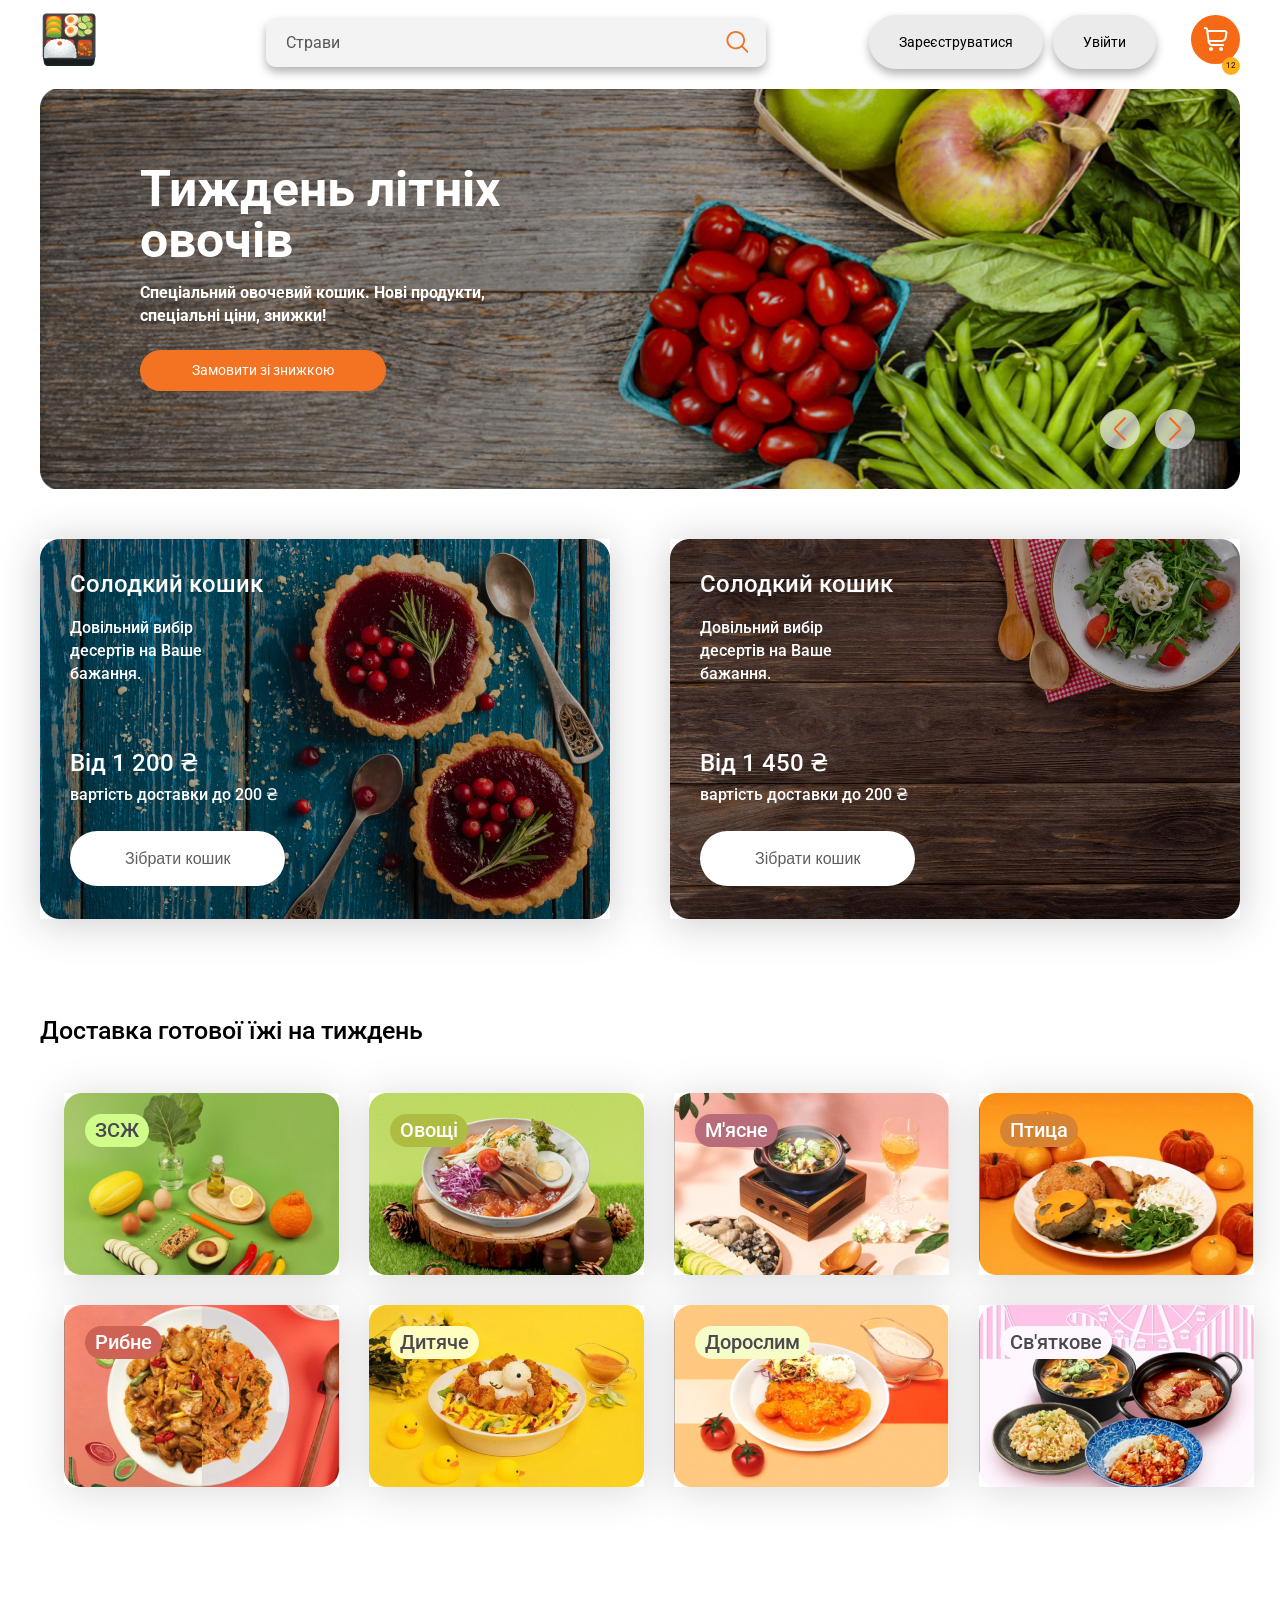
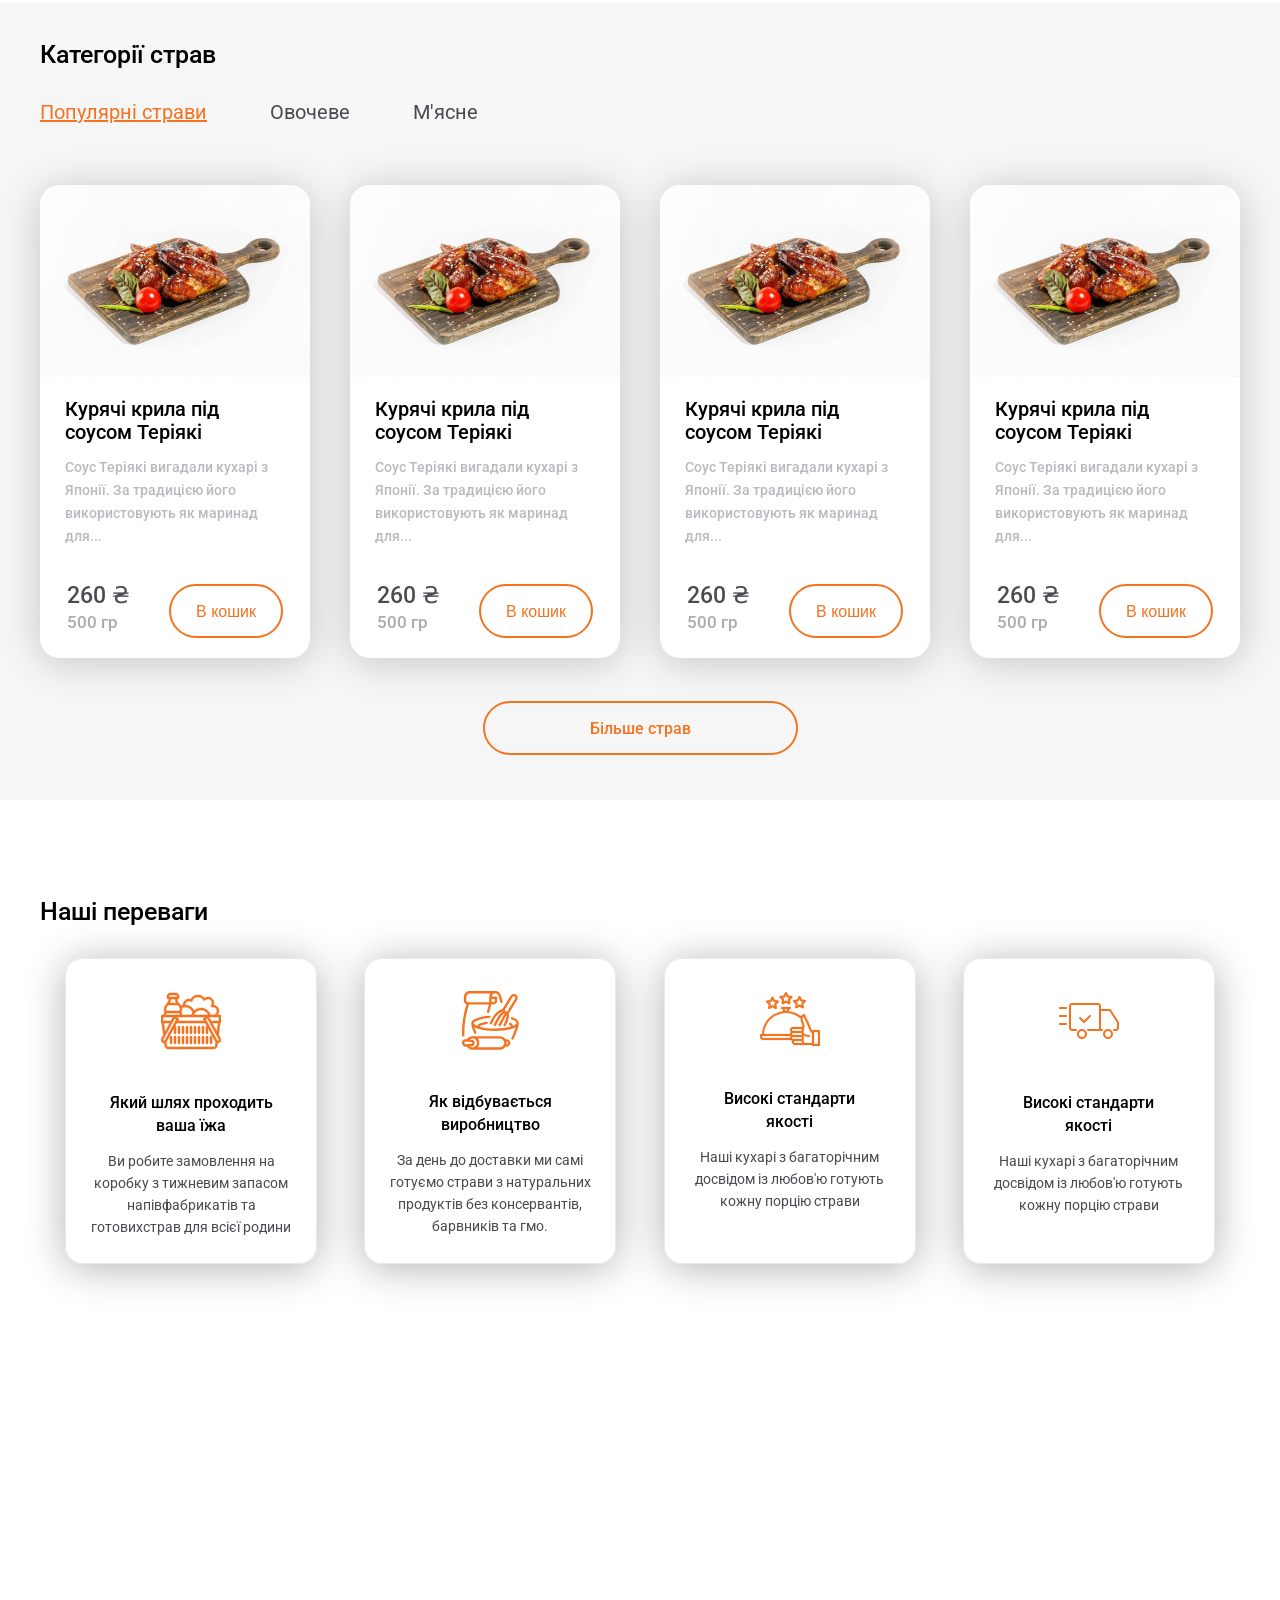
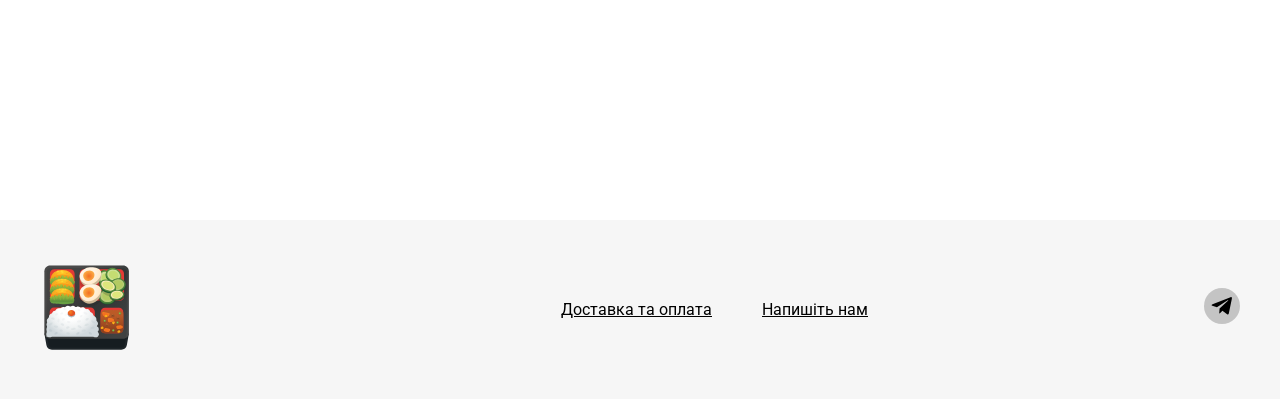
<file: frontend/index.html>
<!DOCTYPE html>
<html lang="en">

<head>
	<meta charset="UTF-8">
	<meta name="viewport" content="width=device-width, initial-scale=1.0">
	<meta http-equiv="X-UA-Compatible" content="ie=edge">
	<title>Food</title>
	<link rel="preconnect" href="https://fonts.googleapis.com">
	<link rel="preconnect" href="https://fonts.gstatic.com" crossorigin>
	<link href="https://fonts.googleapis.com/css2?family=Roboto:wght@400;500;700&display=swap" rel="stylesheet">
	<link rel="stylesheet" href="css/reset.css">
	<link rel="stylesheet" href="css/slick.css">
	<link rel="stylesheet" href="css/jquery.fancybox.css">
	<link rel="stylesheet" href="css/style.css">
</head>

<body>

<header class="header">
	<div class="container">
		<div class="header__inner">
			<a class="logo" href="#">
				<img class="logo-img" src="images/logo.svg" alt="logo">
			</a>
			<div class="header__search">
				<input class="header__input" placeholder="Страви" type="text">
			</div>
			<div class="header__nav">
				<a class="header__link header__link-register">Зареєструватися</a>
				<a class="header__link header__link-login">Увійти</a>
				<div class="header__btn-inner">
					<button class="header__btn"></button>
					<div class="header__btn-count">
						<p>12</p>
					</div>
				</div>
			</div>
		</div>
	</div>
</header>

<section class="slider">
	<div class="container">
		<div class="slider__inner">
			<div class="slider__item" style="background-image: url('images/slider-1.jpg');">
				<h2 class="slider__item-title">Тиждень літніх овочів</h2>
				<p class="slider__item-text">
					Спеціальний овочевий кошик. Нові продукти,
					спеціальні ціни, знижки!
				</p>
				<a class="slider__item-link" href="#">Замовити зі знижкою</a>
			</div>

			<div class="slider__item" style="background-image: url('images/slider-2.jpg');">
				<h2 class="slider__item-title">Тиждень осінніх овочів</h2>
				<p class="slider__item-text">
					Спеціальний овочевий кошик. Нові продукти,
					спеціальні ціни, знижки!
				</p>
				<a class="slider__item-link" href="#">Замовити зі знижкою</a>
			</div>

			<div class="slider__item" style="background-image: url('images/slider-3.jpg');">
				<h2 class="slider__item-title">Вітамінний тиждень</h2>
				<p class="slider__item-text">
					Спеціальний овочевий кошик. Нові продукти,
					спеціальні ціни, знижки!
				</p>
				<a class="slider__item-link" href="#">Замовити зі знижкою</a>
			</div>
		</div>
	</div>
</section>

<section class="popular section-page">
	<div class="container">
		<div class="popular__inner">
			<div class="popular__item" style="background-image: url('images/popular-1.jpg');">
				<div class="popular__item-top">
					<h5 class="popular__item-title">Солодкий кошик</h5>
					<p class="popular__item-text">Довільний вибір десертів на Ваше бажання.</p>
				</div>
				<div class="popular__item-bottom">
					<p class="popular__item-cost">Від 1 200 ₴<span>вартість доставки до 200 ₴</span></p>
					<button class="popular__item-btn">Зібрати кошик</button>
				</div>
			</div>

			<div class="popular__item" style="background-image: url('images/popular-2.jpg');">
				<div class="popular__item-top">
					<h5 class="popular__item-title">Солодкий кошик</h5>
					<p class="popular__item-text">Довільний вибір десертів на Ваше бажання.</p>
				</div>

				<div class="popular__item-bottom">
					<p class="popular__item-cost">Від 1 450 ₴<span>вартість доставки до 200 ₴</span></p>
					<button class="popular__item-btn">Зібрати кошик</button>
				</div>
			</div>
		</div>
	</div>
</section>

<section class="popup-login__bg">
	<div class="popup-login__box">
		<div class="popup-login__top">
			<h3 class="popular-login__title">Вхід</h3>
			<button class="popular-login__btn">
				<svg width="30px" height="30px" viewBox="0 0 24 24" fill="none" xmlns="http://www.w3.org/2000/svg">
					<path d="M16 8L8 16M8.00001 8L16 16" stroke="#000000" stroke-width="1.5" stroke-linecap="round"
						  stroke-linejoin="round"/>
				</svg>
			</button>
		</div>
		<form class="popup-login__form">
			<p class="popup-form__text">Телефон:</p>
			<input class="popup-login__input" value="+380">
			<button class="popup-form__btn">Продовжити</button>
		</form>

		<div class="popup-login__bottom">
			<p class="popup-login__text">або</p>
			<div class="popular-login__socia">
				<div class="popular-login__item">
					<svg height="18px" viewBox="-0.5 0 48 48" version="1.1" xmlns="http://www.w3.org/2000/svg"
						 xmlns:xlink="http://www.w3.org/1999/xlink">
						<title>Google-color</title>
						<desc>Created with Sketch.</desc>
						<defs>

						</defs>
						<g id="Icons" stroke="none" stroke-width="1" fill="none" fill-rule="evenodd">
							<g id="Color-" transform="translate(-401.000000, -860.000000)">
								<g id="Google" transform="translate(401.000000, 860.000000)">
									<path d="M9.82727273,24 C9.82727273,22.4757333 10.0804318,21.0144 10.5322727,19.6437333 L2.62345455,13.6042667 C1.08206818,16.7338667 0.213636364,20.2602667 0.213636364,24 C0.213636364,27.7365333 1.081,31.2608 2.62025,34.3882667 L10.5247955,28.3370667 C10.0772273,26.9728 9.82727273,25.5168 9.82727273,24"
										  id="Fill-1" fill="#FBBC05">

									</path>
									<path d="M23.7136364,10.1333333 C27.025,10.1333333 30.0159091,11.3066667 32.3659091,13.2266667 L39.2022727,6.4 C35.0363636,2.77333333 29.6954545,0.533333333 23.7136364,0.533333333 C14.4268636,0.533333333 6.44540909,5.84426667 2.62345455,13.6042667 L10.5322727,19.6437333 C12.3545909,14.112 17.5491591,10.1333333 23.7136364,10.1333333"
										  id="Fill-2" fill="#EB4335">

									</path>
									<path d="M23.7136364,37.8666667 C17.5491591,37.8666667 12.3545909,33.888 10.5322727,28.3562667 L2.62345455,34.3946667 C6.44540909,42.1557333 14.4268636,47.4666667 23.7136364,47.4666667 C29.4455,47.4666667 34.9177955,45.4314667 39.0249545,41.6181333 L31.5177727,35.8144 C29.3995682,37.1488 26.7323182,37.8666667 23.7136364,37.8666667"
										  id="Fill-3" fill="#34A853">

									</path>
									<path d="M46.1454545,24 C46.1454545,22.6133333 45.9318182,21.12 45.6113636,19.7333333 L23.7136364,19.7333333 L23.7136364,28.8 L36.3181818,28.8 C35.6879545,31.8912 33.9724545,34.2677333 31.5177727,35.8144 L39.0249545,41.6181333 C43.3393409,37.6138667 46.1454545,31.6490667 46.1454545,24"
										  id="Fill-4" fill="#4285F4">

									</path>
								</g>
							</g>
						</g>
					</svg>
					<p>Google</p>
				</div>
				<div class="popular-login__item">
					<?xml version="1.0" encoding="UTF-8" standalone="no"?>
					<!-- Uploaded to: SVG Repo, www.svgrepo.com, Generator: SVG Repo Mixer Tools -->
					<svg height="24px" viewBox="-1.5 0 20 20" version="1.1" xmlns="http://www.w3.org/2000/svg"
						 xmlns:xlink="http://www.w3.org/1999/xlink">

						<title>apple [#173]</title>
						<desc>Created with Sketch.</desc>
						<defs>

						</defs>
						<g id="Page-1" stroke="none" stroke-width="1" fill="none" fill-rule="evenodd">
							<g id="Dribbble-Light-Preview" transform="translate(-102.000000, -7439.000000)"
							   fill="#000000">
								<g id="icons" transform="translate(56.000000, 160.000000)">
									<path d="M57.5708873,7282.19296 C58.2999598,7281.34797 58.7914012,7280.17098 58.6569121,7279 C57.6062792,7279.04 56.3352055,7279.67099 55.5818643,7280.51498 C54.905374,7281.26397 54.3148354,7282.46095 54.4735932,7283.60894 C55.6455696,7283.69593 56.8418148,7283.03894 57.5708873,7282.19296 M60.1989864,7289.62485 C60.2283111,7292.65181 62.9696641,7293.65879 63,7293.67179 C62.9777537,7293.74279 62.562152,7295.10677 61.5560117,7296.51675 C60.6853718,7297.73474 59.7823735,7298.94772 58.3596204,7298.97372 C56.9621472,7298.99872 56.5121648,7298.17973 54.9134635,7298.17973 C53.3157735,7298.17973 52.8162425,7298.94772 51.4935978,7298.99872 C50.1203933,7299.04772 49.0738052,7297.68074 48.197098,7296.46676 C46.4032359,7293.98379 45.0330649,7289.44985 46.8734421,7286.3899 C47.7875635,7284.87092 49.4206455,7283.90793 51.1942837,7283.88393 C52.5422083,7283.85893 53.8153044,7284.75292 54.6394294,7284.75292 C55.4635543,7284.75292 57.0106846,7283.67793 58.6366882,7283.83593 C59.3172232,7283.86293 61.2283842,7284.09893 62.4549652,7285.8199 C62.355868,7285.8789 60.1747177,7287.09489 60.1989864,7289.62485"
										  id="apple-[#173]">

									</path>
								</g>
							</g>
						</g>
					</svg>
					<p>Apple</p>
				</div>


			</div>
			<ul class="popup-login__list">
				<li class="popup-list__item"><a href="facebook.com">Увійти через Telegram</a></li>
				<li class="popup-list__item"><a href="web.telegram.org">Увійти через пошту</a></li>
			</ul>

		</div>
	</div>
</section>

<section class="popup-register__bg">
	<div class="popup-register__box">
		<div class="popup-register__top">
			<h3 class="popular-register__title">Реєстрація</h3>
			<button class="popular-register__btn">
				<svg width="30px" height="30px" viewBox="0 0 24 24" fill="none" xmlns="http://www.w3.org/2000/svg">
					<path d="M16 8L8 16M8.00001 8L16 16" stroke="#000000" stroke-width="1.5" stroke-linecap="round"
						  stroke-linejoin="round"/>
				</svg>
			</button>
		</div>
		<form class="popup-register__form">
			<p class="popup-form__text">Телефон:</p>
			<input class="popup-register__input" value="+380">
			<p class="popup-form__text">Пароль:</p>
			<input class="popup-register__input">
			<button class="popup-form__btn">Продовжити</button>
		</form>

		<div class="popup-register__bottom">
			<p class="popup-register__text">або</p>
			<div class="popular-register__socia">
				<div class="popular-register__item">
					<svg height="18px" viewBox="-0.5 0 48 48" version="1.1" xmlns="http://www.w3.org/2000/svg"
						 xmlns:xlink="http://www.w3.org/1999/xlink">
						<title>Google-color</title>
						<desc>Created with Sketch.</desc>
						<defs>

						</defs>
						<g id="Icons" stroke="none" stroke-width="1" fill="none" fill-rule="evenodd">
							<g id="Color-" transform="translate(-401.000000, -860.000000)">
								<g id="Google" transform="translate(401.000000, 860.000000)">
									<path d="M9.82727273,24 C9.82727273,22.4757333 10.0804318,21.0144 10.5322727,19.6437333 L2.62345455,13.6042667 C1.08206818,16.7338667 0.213636364,20.2602667 0.213636364,24 C0.213636364,27.7365333 1.081,31.2608 2.62025,34.3882667 L10.5247955,28.3370667 C10.0772273,26.9728 9.82727273,25.5168 9.82727273,24"
										  id="Fill-1" fill="#FBBC05">

									</path>
									<path d="M23.7136364,10.1333333 C27.025,10.1333333 30.0159091,11.3066667 32.3659091,13.2266667 L39.2022727,6.4 C35.0363636,2.77333333 29.6954545,0.533333333 23.7136364,0.533333333 C14.4268636,0.533333333 6.44540909,5.84426667 2.62345455,13.6042667 L10.5322727,19.6437333 C12.3545909,14.112 17.5491591,10.1333333 23.7136364,10.1333333"
										  id="Fill-2" fill="#EB4335">

									</path>
									<path d="M23.7136364,37.8666667 C17.5491591,37.8666667 12.3545909,33.888 10.5322727,28.3562667 L2.62345455,34.3946667 C6.44540909,42.1557333 14.4268636,47.4666667 23.7136364,47.4666667 C29.4455,47.4666667 34.9177955,45.4314667 39.0249545,41.6181333 L31.5177727,35.8144 C29.3995682,37.1488 26.7323182,37.8666667 23.7136364,37.8666667"
										  id="Fill-3" fill="#34A853">

									</path>
									<path d="M46.1454545,24 C46.1454545,22.6133333 45.9318182,21.12 45.6113636,19.7333333 L23.7136364,19.7333333 L23.7136364,28.8 L36.3181818,28.8 C35.6879545,31.8912 33.9724545,34.2677333 31.5177727,35.8144 L39.0249545,41.6181333 C43.3393409,37.6138667 46.1454545,31.6490667 46.1454545,24"
										  id="Fill-4" fill="#4285F4">

									</path>
								</g>
							</g>
						</g>
					</svg>
					<p>Google</p>
				</div>
				<div class="popular-register__item">
					<?xml version="1.0" encoding="UTF-8" standalone="no"?>
					<!-- Uploaded to: SVG Repo, www.svgrepo.com, Generator: SVG Repo Mixer Tools -->
					<svg height="24px" viewBox="-1.5 0 20 20" version="1.1" xmlns="http://www.w3.org/2000/svg"
						 xmlns:xlink="http://www.w3.org/1999/xlink">

						<title>apple [#173]</title>
						<desc>Created with Sketch.</desc>
						<defs>

						</defs>
						<g id="Page-1" stroke="none" stroke-width="1" fill="none" fill-rule="evenodd">
							<g id="Dribbble-Light-Preview" transform="translate(-102.000000, -7439.000000)"
							   fill="#000000">
								<g id="icons" transform="translate(56.000000, 160.000000)">
									<path d="M57.5708873,7282.19296 C58.2999598,7281.34797 58.7914012,7280.17098 58.6569121,7279 C57.6062792,7279.04 56.3352055,7279.67099 55.5818643,7280.51498 C54.905374,7281.26397 54.3148354,7282.46095 54.4735932,7283.60894 C55.6455696,7283.69593 56.8418148,7283.03894 57.5708873,7282.19296 M60.1989864,7289.62485 C60.2283111,7292.65181 62.9696641,7293.65879 63,7293.67179 C62.9777537,7293.74279 62.562152,7295.10677 61.5560117,7296.51675 C60.6853718,7297.73474 59.7823735,7298.94772 58.3596204,7298.97372 C56.9621472,7298.99872 56.5121648,7298.17973 54.9134635,7298.17973 C53.3157735,7298.17973 52.8162425,7298.94772 51.4935978,7298.99872 C50.1203933,7299.04772 49.0738052,7297.68074 48.197098,7296.46676 C46.4032359,7293.98379 45.0330649,7289.44985 46.8734421,7286.3899 C47.7875635,7284.87092 49.4206455,7283.90793 51.1942837,7283.88393 C52.5422083,7283.85893 53.8153044,7284.75292 54.6394294,7284.75292 C55.4635543,7284.75292 57.0106846,7283.67793 58.6366882,7283.83593 C59.3172232,7283.86293 61.2283842,7284.09893 62.4549652,7285.8199 C62.355868,7285.8789 60.1747177,7287.09489 60.1989864,7289.62485"
										  id="apple-[#173]">

									</path>
								</g>
							</g>
						</g>
					</svg>
					<p>Apple</p>
				</div>


			</div>
			<ul class="popup-register__list">
				<li class="popup-list__item"><a href="facebook.com">Увійти через Telegram</a></li>
				<li class="popup-list__item"><a href="web.telegram.org">Увійти через пошту</a></li>
			</ul>

		</div>
	</div>
</section>

<section class="popup-basket__bg">
	<div class="popup-basket__box">
		<div class="popup-basket__top">
			<h3 class="popular-basket__title">Кошик</h3>
			<button class="popular-basket__btn">
				<svg width="30px" height="30px" viewBox="0 0 24 24" fill="none" xmlns="http://www.w3.org/2000/svg">
					<path d="M16 8L8 16M8.00001 8L16 16" stroke="#000000" stroke-width="1.5" stroke-linecap="round"
						  stroke-linejoin="round"/>
				</svg>
			</button>
		</div>
		<div class="popup-basket__empy">
			<img class="popup-basket__empy--img" src="images/empy-basket.png" alt="empy basket">
			<h3 class="popup-basket__empy--title">Кошик порожній</h3>
			<p class="popular-basket__empy--text">Але це ніколи не пізно виправити :)</p>
		</div>

		</div>
	</div>
</section>




<section class="food-delivery section-page">
	<div class="container">
		<div class="food-delivery__inner">
			<h3 class="food-delivery__title title">Доставка готової їжі на тиждень</h3>
			<div class="food-delivery__box">
				<div class="food-delivery__item" style="background-image: url('images/delivery-bg/food-1.jpg');">
					<h6 class="food-delivery__item-title" style="background-color: #D0FD89; color: #49494F;">ЗСЖ</h6>
				</div>
				<div class="food-delivery__item" style="background-image: url('images/delivery-bg/food-2.jpg');">
					<h6 class="food-delivery__item-title" style="background-color: #AEBC41; color: #FFFFFF;">Овощі</h6>
				</div>
				<div class="food-delivery__item" style="background-image: url('images/delivery-bg/food-3.jpg');">
					<h6 class="food-delivery__item-title" style="background-color: #B86B78; color: #FFFFFF;">М'ясне</h6>
				</div>
				<div class="food-delivery__item" style="background-image: url('images/delivery-bg/food-4.jpg');">
					<h6 class="food-delivery__item-title" style="background-color: #D68334; color: #FFFFFF;">Птица</h6>
				</div>
				<div class="food-delivery__item" style="background-image: url('images/delivery-bg/food-5.jpg');">
					<h6 class="food-delivery__item-title" style="background-color: #CD6255; color: #FFFFFF;">Рибне</h6>
				</div>
				<div class="food-delivery__item" style="background-image: url('images/delivery-bg/food-6.jpg');">
					<h6 class="food-delivery__item-title" style="background-color: #FFFDBF; color: #49494F;">Дитяче</h6>
				</div>
				<div class="food-delivery__item" style="background-image: url('images/delivery-bg/food-7.jpg');">
					<h6 class="food-delivery__item-title" style="background-color: #F6FDC8; color: #49494F;">
						Дорослим</h6>
				</div>
				<div class="food-delivery__item" style="background-image: url('images/delivery-bg/food-8.jpg');">
					<h6 class="food-delivery__item-title" style="background-color: #FEF7FE; color: #49494F;">
						Св'яткове</h6>
				</div>
			</div>
		</div>
	</div>
</section>

<section class="categories section-page">
	<div class="container">
		<div class="categories__inner">
			<h3 class="categories__title title">Категорії страв</h3>
			<div class="categories__tabs">
				<a class="categories__tab categories__tab--active" href="#tab-1">Популярні страви</a>
				<a class="categories__tab" href="#tab-2">Овочеве</a>
				<a class="categories__tab" href="#tab-3">М'ясне</a>
			</div>
			<div class="categories__tabs-contentbox">

				<div id="tab-1" class="categories__tabs-content categories__tabs-content--active">
					<div class="categories__content-item">
						<img class="categories__item-img" src="images/categories-1.png" alt="">
						<h6 class="categories__item-title">Курячі крила під соусом Теріякі</h6>
						<p class="categories__item-text">Соус Теріякі вигадали кухарі з Японії. За традицією його
							використовують
							як маринад для...</p>
						<div class="categories__item-bottom">
							<p class="categories__item-cost">260 ₴ <span>500 гр</span></p>
							<button class="categories__item-btn">В кошик</button>
						</div>
					</div>
					<div class="categories__content-item">
						<img class="categories__item-img" src="images/categories-1.png" alt="">
						<h6 class="categories__item-title">Курячі крила під соусом Теріякі</h6>
						<p class="categories__item-text">Соус Теріякі вигадали кухарі з Японії. За традицією його
							використовують
							як маринад для...</p>
						<div class="categories__item-bottom">
							<p class="categories__item-cost">260 ₴ <span>500 гр</span></p>
							<button class="categories__item-btn">В кошик</button>
						</div>
					</div>
					<div class="categories__content-item">
						<img class="categories__item-img" src="images/categories-1.png" alt="">
						<h6 class="categories__item-title">Курячі крила під соусом Теріякі</h6>
						<p class="categories__item-text">Соус Теріякі вигадали кухарі з Японії. За традицією його
							використовують
							як маринад для...</p>
						<div class="categories__item-bottom">
							<p class="categories__item-cost">260 ₴ <span>500 гр</span></p>
							<button class="categories__item-btn">В кошик</button>
						</div>
					</div>
					<div class="categories__content-item">
						<img class="categories__item-img" src="images/categories-1.png" alt="">
						<h6 class="categories__item-title">Курячі крила під соусом Теріякі</h6>
						<p class="categories__item-text">Соус Теріякі вигадали кухарі з Японії. За традицією його
							використовують
							як маринад для...</p>
						<div class="categories__item-bottom">
							<p class="categories__item-cost">260 ₴ <span>500 гр</span></p>
							<button class="categories__item-btn">В кошик</button>
						</div>
					</div>
				</div>

				<div id="tab-2" class="categories__tabs-content">
					<div class="categories__content-item">
						<img class="categories__item-img" src="images/categories-2.jpg" alt="">
						<h6 class="categories__item-title">Овочеве рагу з баклажанами та кабачками у духовці</h6>
						<p class="categories__item-text">Овочеве рагу з баклажанами та кабачками у духовці – чудова
							страва на
							кожен день. У цьому рецепті ми готуємо рагу із пікантним томатним соусом.</p>
						<div class="categories__item-bottom">
							<p class="categories__item-cost">372 ₴ <span>400 гр</span></p>
							<button class="categories__item-btn">В кошик</button>
						</div>
					</div>
					<div class="categories__content-item">
						<img class="categories__item-img" src="images/categories-2.jpg" alt="">
						<h6 class="categories__item-title">Овочеве рагу з баклажанами та кабачками у духовці</h6>
						<p class="categories__item-text">Овочеве рагу з баклажанами та кабачками у духовці – чудова
							страва
							на
							кожен день. У цьому рецепті ми готуємо рагу із пікантним томатним соусом.</p>
						<div class="categories__item-bottom">
							<p class="categories__item-cost">372 ₴ <span>400 гр</span></p>
							<button class="categories__item-btn">В кошик</button>
						</div>
					</div>

					<div class="categories__content-item">
						<img class="categories__item-img" src="images/categories-2.jpg" alt="">
						<h6 class="categories__item-title">Овочеве рагу з баклажанами та кабачками у духовці</h6>
						<p class="categories__item-text">Овочеве рагу з баклажанами та кабачками у духовці – чудова
							страва
							на
							кожен день. У цьому рецепті ми готуємо рагу із пікантним томатним соусом.</p>
						<div class="categories__item-bottom">
							<p class="categories__item-cost">372 ₴ <span>400 гр</span></p>
							<button class="categories__item-btn">В кошик</button>
						</div>
					</div>

				</div>


				<div id="tab-3" class="categories__tabs-content">
					<div class="categories__content-item">
						<img class="categories__item-img" src="images/categories-3.jpg" alt="">
						<h6 class="categories__item-title">Стріплойн стейк</h6>
						<p class="categories__item-text">Найяскравіший і найнасиченіший смак м'яса Вам подарує стейк
							Нью-Йорк. Це
							стейк із тонкого краю.</p>
						<div class="categories__item-bottom">
							<p class="categories__item-cost">789 ₴ <span>620 гр</span></p>
							<button class="categories__item-btn">В кошик</button>
						</div>
					</div>
					<div class="categories__content-item">
						<img class="categories__item-img" src="images/categories-3.jpg" alt="">
						<h6 class="categories__item-title">Стріплойн стейк</h6>
						<p class="categories__item-text">Найяскравіший і найнасиченіший смак м'яса Вам подарує стейк
							Нью-Йорк.
							Це
							стейк із тонкого краю.</p>
						<div class="categories__item-bottom">
							<p class="categories__item-cost">789 ₴ <span>620 гр</span></p>
							<button class="categories__item-btn">В кошик</button>
						</div>
					</div>
					<div class="categories__content-item">
						<img class="categories__item-img" src="images/categories-3.jpg" alt="">
						<h6 class="categories__item-title">Стріплойн стейк</h6>
						<p class="categories__item-text">Найяскравіший і найнасиченіший смак м'яса Вам подарує стейк
							Нью-Йорк.
							Це
							стейк із тонкого краю.</p>
						<div class="categories__item-bottom">
							<p class="categories__item-cost">789 ₴ <span>620 гр</span></p>
							<button class="categories__item-btn">В кошик</button>
						</div>
					</div>
					<div class="categories__content-item">
						<img class="categories__item-img" src="images/categories-3.jpg" alt="">
						<h6 class="categories__item-title">Стріплойн стейк</h6>
						<p class="categories__item-text">Найяскравіший і найнасиченіший смак м'яса Вам подарує стейк
							Нью-Йорк.
							Це
							стейк із тонкого краю.</p>
						<div class="categories__item-bottom">
							<p class="categories__item-cost">789 ₴ <span>620 гр</span></p>
							<button class="categories__item-btn">В кошик</button>
						</div>
					</div>

				</div>
			</div>
			<div class="categories__link-inner">
				<a class="categories__link" href="#">Більше страв</a>
			</div>
		</div>
	</div>
</section>

<section class="benefits section-page">
	<div class="container">
		<div class="benefits__inner">
			<h3 class="benefits__title title">Наші переваги</h3>
			<div class="benefits__box">
				<div class="benefits__item">
					<svg class="benefits__item-img" width="60" height="60" viewBox="0 0 60 60" fill="none"
						 xmlns="http://www.w3.org/2000/svg">
						<g clip-path="url(#clip0_23:74)">
							<path d="M10.0033 44.9973C9.7381 44.9973 9.48376 45.1027 9.29623 45.2902C9.10871 45.4777 9.00336 45.7321 9.00336 45.9973V51.9969C9.00336 52.2621 9.10871 52.5164 9.29623 52.704C9.48376 52.8915 9.7381 52.9968 10.0033 52.9968C10.2685 52.9968 10.5228 52.8915 10.7104 52.704C10.8979 52.5164 11.0032 52.2621 11.0032 51.9969V45.9973C11.0032 45.7321 10.8979 45.4777 10.7104 45.2902C10.5228 45.1027 10.2685 44.9973 10.0033 44.9973Z"
								  fill="#F37321"/>
							<path d="M14.0031 44.9973C13.7379 44.9973 13.4835 45.1027 13.296 45.2902C13.1085 45.4777 13.0031 45.7321 13.0031 45.9973V51.9969C13.0031 52.2621 13.1085 52.5164 13.296 52.704C13.4835 52.8915 13.7379 52.9968 14.0031 52.9968C14.2683 52.9968 14.5226 52.8915 14.7101 52.704C14.8977 52.5164 15.003 52.2621 15.003 51.9969V45.9973C15.003 45.7321 14.8977 45.4777 14.7101 45.2902C14.5226 45.1027 14.2683 44.9973 14.0031 44.9973Z"
								  fill="#F37321"/>
							<path d="M18.0028 34.998C17.7376 34.998 17.4833 35.1034 17.2958 35.2909C17.1082 35.4784 17.0029 35.7328 17.0029 35.998V41.9976C17.0029 42.2628 17.1082 42.5171 17.2958 42.7047C17.4833 42.8922 17.7376 42.9975 18.0028 42.9975C18.268 42.9975 18.5224 42.8922 18.7099 42.7047C18.8974 42.5171 19.0028 42.2628 19.0028 41.9976V35.998C19.0028 35.7328 18.8974 35.4784 18.7099 35.2909C18.5224 35.1034 18.268 34.998 18.0028 34.998Z"
								  fill="#F37321"/>
							<path d="M18.0028 44.9973C17.7376 44.9973 17.4833 45.1027 17.2958 45.2902C17.1082 45.4777 17.0029 45.7321 17.0029 45.9973V51.9969C17.0029 52.2621 17.1082 52.5164 17.2958 52.704C17.4833 52.8915 17.7376 52.9968 18.0028 52.9968C18.268 52.9968 18.5224 52.8915 18.7099 52.704C18.8974 52.5164 19.0028 52.2621 19.0028 51.9969V45.9973C19.0028 45.7321 18.8974 45.4777 18.7099 45.2902C18.5224 45.1027 18.268 44.9973 18.0028 44.9973Z"
								  fill="#F37321"/>
							<path d="M22.0026 34.998C21.7374 34.998 21.483 35.1034 21.2955 35.2909C21.108 35.4784 21.0026 35.7328 21.0026 35.998V41.9976C21.0026 42.2628 21.108 42.5171 21.2955 42.7047C21.483 42.8922 21.7374 42.9975 22.0026 42.9975C22.2678 42.9975 22.5221 42.8922 22.7097 42.7047C22.8972 42.5171 23.0025 42.2628 23.0025 41.9976V35.998C23.0025 35.7328 22.8972 35.4784 22.7097 35.2909C22.5221 35.1034 22.2678 34.998 22.0026 34.998Z"
								  fill="#F37321"/>
							<path d="M22.0026 44.9973C21.7374 44.9973 21.483 45.1027 21.2955 45.2902C21.108 45.4777 21.0026 45.7321 21.0026 45.9973V51.9969C21.0026 52.2621 21.108 52.5164 21.2955 52.704C21.483 52.8915 21.7374 52.9968 22.0026 52.9968C22.2678 52.9968 22.5221 52.8915 22.7097 52.704C22.8972 52.5164 23.0025 52.2621 23.0025 51.9969V45.9973C23.0025 45.7321 22.8972 45.4777 22.7097 45.2902C22.5221 45.1027 22.2678 44.9973 22.0026 44.9973Z"
								  fill="#F37321"/>
							<path d="M38.0016 34.998C37.7364 34.998 37.4821 35.1034 37.2946 35.2909C37.107 35.4784 37.0017 35.7328 37.0017 35.998V41.9976C37.0017 42.2628 37.107 42.5171 37.2946 42.7047C37.4821 42.8922 37.7364 42.9975 38.0016 42.9975C38.2668 42.9975 38.5212 42.8922 38.7087 42.7047C38.8962 42.5171 39.0016 42.2628 39.0016 41.9976V35.998C39.0016 35.7328 38.8962 35.4784 38.7087 35.2909C38.5212 35.1034 38.2668 34.998 38.0016 34.998Z"
								  fill="#F37321"/>
							<path d="M38.0016 44.9973C37.7364 44.9973 37.4821 45.1027 37.2946 45.2902C37.107 45.4777 37.0017 45.7321 37.0017 45.9973V51.9969C37.0017 52.2621 37.107 52.5164 37.2946 52.704C37.4821 52.8915 37.7364 52.9968 38.0016 52.9968C38.2668 52.9968 38.5212 52.8915 38.7087 52.704C38.8962 52.5164 39.0016 52.2621 39.0016 51.9969V45.9973C39.0016 45.7321 38.8962 45.4777 38.7087 45.2902C38.5212 45.1027 38.2668 44.9973 38.0016 44.9973Z"
								  fill="#F37321"/>
							<path d="M42.0014 34.998C41.7362 34.998 41.4818 35.1034 41.2943 35.2909C41.1068 35.4784 41.0015 35.7328 41.0015 35.998V41.9976C41.0015 42.2628 41.1068 42.5171 41.2943 42.7047C41.4818 42.8922 41.7362 42.9975 42.0014 42.9975C42.2666 42.9975 42.5209 42.8922 42.7085 42.7047C42.896 42.5171 43.0013 42.2628 43.0013 41.9976V35.998C43.0013 35.7328 42.896 35.4784 42.7085 35.2909C42.5209 35.1034 42.2666 34.998 42.0014 34.998Z"
								  fill="#F37321"/>
							<path d="M42.0014 44.9973C41.7362 44.9973 41.4818 45.1027 41.2943 45.2902C41.1068 45.4777 41.0015 45.7321 41.0015 45.9973V51.9969C41.0015 52.2621 41.1068 52.5164 41.2943 52.704C41.4818 52.8915 41.7362 52.9968 42.0014 52.9968C42.2666 52.9968 42.5209 52.8915 42.7085 52.704C42.896 52.5164 43.0013 52.2621 43.0013 51.9969V45.9973C43.0013 45.7321 42.896 45.4777 42.7085 45.2902C42.5209 45.1027 42.2666 44.9973 42.0014 44.9973Z"
								  fill="#F37321"/>
							<path d="M46.0012 44.9973C45.736 44.9973 45.4816 45.1027 45.2941 45.2902C45.1066 45.4777 45.0012 45.7321 45.0012 45.9973V51.9969C45.0012 52.2621 45.1066 52.5164 45.2941 52.704C45.4816 52.8915 45.736 52.9968 46.0012 52.9968C46.2664 52.9968 46.5207 52.8915 46.7082 52.704C46.8957 52.5164 47.0011 52.2621 47.0011 51.9969V45.9973C47.0011 45.7321 46.8957 45.4777 46.7082 45.2902C46.5207 45.1027 46.2664 44.9973 46.0012 44.9973Z"
								  fill="#F37321"/>
							<path d="M50.0009 44.9973C49.7357 44.9973 49.4814 45.1027 49.2938 45.2902C49.1063 45.4777 49.001 45.7321 49.001 45.9973V51.9969C49.001 52.2621 49.1063 52.5164 49.2938 52.704C49.4814 52.8915 49.7357 52.9968 50.0009 52.9968C50.2661 52.9968 50.5205 52.8915 50.708 52.704C50.8955 52.5164 51.0009 52.2621 51.0009 51.9969V45.9973C51.0009 45.7321 50.8955 45.4777 50.708 45.2902C50.5205 45.1027 50.2661 44.9973 50.0009 44.9973Z"
								  fill="#F37321"/>
							<path d="M30.0021 34.998C29.7369 34.998 29.4826 35.1034 29.295 35.2909C29.1075 35.4784 29.0022 35.7328 29.0022 35.998V41.9976C29.0022 42.2628 29.1075 42.5171 29.295 42.7047C29.4826 42.8922 29.7369 42.9975 30.0021 42.9975C30.2673 42.9975 30.5217 42.8922 30.7092 42.7047C30.8967 42.5171 31.0021 42.2628 31.0021 41.9976V35.998C31.0021 35.7328 30.8967 35.4784 30.7092 35.2909C30.5217 35.1034 30.2673 34.998 30.0021 34.998Z"
								  fill="#F37321"/>
							<path d="M30.0021 44.9973C29.7369 44.9973 29.4826 45.1027 29.295 45.2902C29.1075 45.4777 29.0022 45.7321 29.0022 45.9973V51.9969C29.0022 52.2621 29.1075 52.5164 29.295 52.704C29.4826 52.8915 29.7369 52.9968 30.0021 52.9968C30.2673 52.9968 30.5217 52.8915 30.7092 52.704C30.8967 52.5164 31.0021 52.2621 31.0021 51.9969V45.9973C31.0021 45.7321 30.8967 45.4777 30.7092 45.2902C30.5217 45.1027 30.2673 44.9973 30.0021 44.9973Z"
								  fill="#F37321"/>
							<path d="M26.0023 34.998C25.7372 34.998 25.4828 35.1034 25.2953 35.2909C25.1078 35.4784 25.0024 35.7328 25.0024 35.998V41.9976C25.0024 42.2628 25.1078 42.5171 25.2953 42.7047C25.4828 42.8922 25.7372 42.9975 26.0023 42.9975C26.2676 42.9975 26.5219 42.8922 26.7094 42.7047C26.8969 42.5171 27.0023 42.2628 27.0023 41.9976V35.998C27.0023 35.7328 26.8969 35.4784 26.7094 35.2909C26.5219 35.1034 26.2676 34.998 26.0023 34.998Z"
								  fill="#F37321"/>
							<path d="M26.0023 44.9973C25.7372 44.9973 25.4828 45.1027 25.2953 45.2902C25.1078 45.4777 25.0024 45.7321 25.0024 45.9973V51.9969C25.0024 52.2621 25.1078 52.5164 25.2953 52.704C25.4828 52.8915 25.7372 52.9968 26.0023 52.9968C26.2676 52.9968 26.5219 52.8915 26.7094 52.704C26.8969 52.5164 27.0023 52.2621 27.0023 51.9969V45.9973C27.0023 45.7321 26.8969 45.4777 26.7094 45.2902C26.5219 45.1027 26.2676 44.9973 26.0023 44.9973Z"
								  fill="#F37321"/>
							<path d="M34.0019 34.998C33.7367 34.998 33.4823 35.1034 33.2948 35.2909C33.1073 35.4784 33.0019 35.7328 33.0019 35.998V41.9976C33.0019 42.2628 33.1073 42.5171 33.2948 42.7047C33.4823 42.8922 33.7367 42.9975 34.0019 42.9975C34.2671 42.9975 34.5214 42.8922 34.7089 42.7047C34.8965 42.5171 35.0018 42.2628 35.0018 41.9976V35.998C35.0018 35.7328 34.8965 35.4784 34.7089 35.2909C34.5214 35.1034 34.2671 34.998 34.0019 34.998Z"
								  fill="#F37321"/>
							<path d="M34.0019 44.9973C33.7367 44.9973 33.4823 45.1027 33.2948 45.2902C33.1073 45.4777 33.0019 45.7321 33.0019 45.9973V51.9969C33.0019 52.2621 33.1073 52.5164 33.2948 52.704C33.4823 52.8915 33.7367 52.9968 34.0019 52.9968C34.2671 52.9968 34.5214 52.8915 34.7089 52.704C34.8965 52.5164 35.0018 52.2621 35.0018 51.9969V45.9973C35.0018 45.7321 34.8965 45.4777 34.7089 45.2902C34.5214 45.1027 34.2671 44.9973 34.0019 44.9973Z"
								  fill="#F37321"/>
							<path d="M57.6479 43.8784L59.1342 31.9882C59.3738 31.9558 59.5935 31.8376 59.7527 31.6556C59.9119 31.4736 59.9998 31.2401 60 30.9983V24.9986C60 24.7334 59.8946 24.4791 59.7071 24.2916C59.5196 24.104 59.2653 23.9987 59.0001 23.9987H56.4676C57.2046 23.1771 57.7005 22.1679 57.9007 21.0825C58.1008 19.9971 57.9975 18.8775 57.6021 17.847C57.2066 16.8165 56.5344 15.9152 55.6595 15.2423C54.7846 14.5695 53.7409 14.1512 52.6434 14.0335C53.078 12.8293 53.1159 11.5176 52.7514 10.2903C52.387 9.06303 51.6394 7.98455 50.6181 7.21264C49.5967 6.44073 48.3551 6.01589 47.075 6.00027C45.7948 5.98465 44.5433 6.37906 43.5034 7.12582C42.0161 5.17219 39.625 3.99988 37.0014 3.99988C33.8669 3.99988 31.088 5.67828 29.7778 8.269C28.8801 7.9905 27.9295 7.92687 27.0026 8.08325C26.0758 8.23962 25.1987 8.61163 24.442 9.16926C23.6853 9.72689 23.0703 10.4545 22.6465 11.2935C22.2227 12.1325 22.0021 13.0593 22.0023 13.9993C22.0023 14.0668 22.0045 14.134 22.0068 14.2014C21.313 14.3419 20.636 14.5556 19.9873 14.8389C19.5226 13.9513 18.9133 13.1473 18.1844 12.4599C16.9479 11.2847 16.1826 9.69882 16.0319 7.99964H17.0026C17.2678 7.99964 17.5221 7.89429 17.7096 7.70677C17.8972 7.51924 18.0025 7.2649 18.0025 6.9997V4.99982C18.0016 4.20449 17.6853 3.442 17.1229 2.87961C16.5605 2.31723 15.798 2.00089 15.0027 2H9.00305C8.20772 2.00089 7.44523 2.31723 6.88285 2.87961C6.32046 3.442 6.00413 4.20449 6.00323 4.99982V6.9997C6.00323 7.2649 6.10858 7.51924 6.29611 7.70677C6.48363 7.89429 6.73797 7.99964 7.00317 7.99964H7.97386C7.82322 9.69887 7.05788 11.2848 5.82137 12.46C4.92748 13.2978 4.21589 14.3108 3.73104 15.4359C3.2462 16.5609 2.9985 17.7739 3.00341 18.999C3.0029 19.7374 3.2759 20.4499 3.76974 20.9989C3.2759 21.5479 3.0029 22.2603 3.00341 22.9987V23.9987H1.00353C0.738331 23.9987 0.483992 24.104 0.296467 24.2916C0.108942 24.4791 0.00359171 24.7334 0.00359171 24.9986V30.9983C0.00382492 31.2401 0.0916693 31.4736 0.250858 31.6556C0.410048 31.8376 0.629797 31.9558 0.869415 31.9882L2.35995 43.9125L0.37032 47.5598C0.104386 48.0435 -0.0226292 48.5914 0.00330717 49.1429C0.0292435 49.6943 0.207122 50.2279 0.517289 50.6845C0.827455 51.1412 1.25783 51.5033 1.76087 51.7307C2.26391 51.9581 2.82002 52.042 3.36777 51.9731L3.69937 54.6267C3.93948 56.5481 5.64675 57.9966 7.67088 57.9966H52.3327C54.3567 57.9966 56.0641 56.5481 56.3042 54.6272L56.6411 51.9323C57.2607 52.0097 57.889 51.8894 58.4362 51.5884C58.7821 51.3998 59.0874 51.1449 59.3347 50.8382C59.582 50.5316 59.7665 50.1793 59.8777 49.8013C59.9888 49.4234 60.0245 49.0273 59.9825 48.6356C59.9406 48.2438 59.8219 47.8642 59.6333 47.5184L57.6479 43.8784ZM58.0001 25.9986V29.9983H50.077L47.8952 25.9986H58.0001ZM57.1173 31.9982L56.0081 40.8727L51.1678 31.9982H57.1173ZM28.0019 9.99952C28.6466 9.99774 29.2819 10.1536 29.8526 10.4536C29.9808 10.5208 30.1221 10.5594 30.2667 10.5666C30.4113 10.5738 30.5557 10.5496 30.69 10.4955C30.8243 10.4415 30.9453 10.3589 31.0446 10.2535C31.1438 10.1481 31.219 10.0225 31.265 9.88515C32.0423 7.56117 34.3479 5.99976 37.0014 5.99976C39.2887 5.99976 41.4105 7.22194 42.4071 9.11332C42.4821 9.25567 42.5903 9.37782 42.7226 9.4694C42.8549 9.56097 43.0073 9.61927 43.167 9.63935C43.3266 9.65942 43.4887 9.64067 43.6396 9.58469C43.7904 9.52872 43.9256 9.43716 44.0335 9.31781C44.5754 8.7182 45.2863 8.29684 46.0725 8.10926C46.8587 7.92167 47.6832 7.97667 48.4375 8.26699C49.1918 8.55732 49.8405 9.06935 50.298 9.73563C50.7555 10.4019 51.0005 11.1912 51.0005 11.9994C51.0038 12.9076 50.6943 13.7893 50.1242 14.4963C49.9948 14.658 49.9188 14.8559 49.9066 15.0626C49.8945 15.2694 49.9469 15.4749 50.0566 15.6506C50.1663 15.8263 50.3278 15.9636 50.5189 16.0435C50.71 16.1235 50.9212 16.1421 51.1233 16.0969C51.6722 15.9733 52.2409 15.9669 52.7925 16.078C53.344 16.1892 53.8659 16.4155 54.324 16.7421C54.7821 17.0687 55.1662 17.4883 55.4511 17.9735C55.736 18.4586 55.9154 18.9984 55.9775 19.5576C56.0395 20.1168 55.9829 20.6828 55.8114 21.2186C55.6398 21.7545 55.3571 22.2481 54.9818 22.6672C54.6064 23.0863 54.1469 23.4216 53.6332 23.651C53.1195 23.8804 52.5631 23.9989 52.0005 23.9987H49.5415C49.0525 22.4446 48.1913 21.0336 47.0328 19.8882C45.8742 18.7428 44.4534 17.8977 42.8938 17.4266C41.3343 16.9554 39.6833 16.8723 38.0843 17.1845C36.4854 17.4968 34.9869 18.1949 33.7192 19.2182C33.495 19.3996 33.2794 19.5902 33.0725 19.7898C32.2702 18.0601 30.99 16.596 29.3829 15.57C27.7758 14.544 25.9088 13.999 24.0022 13.9993C24.0033 12.9388 24.4251 11.9222 25.175 11.1723C25.9248 10.4225 26.9415 10.0007 28.0019 9.99952ZM47.4174 23.9987H32.585C33.0971 22.7391 33.9198 21.6296 34.9765 20.7739C36.3994 19.6255 38.1727 18.9992 40.0012 18.9992C41.8297 18.9992 43.603 19.6255 45.0259 20.7739C46.0826 21.6296 46.9053 22.7391 47.4174 23.9987ZM20.7107 16.7066C22.0601 16.0983 23.5516 15.8759 25.0197 16.0644C26.4878 16.2528 27.8749 16.8446 29.0269 17.7741C30.239 18.7553 31.1398 20.0677 31.6197 21.5516C31.1244 22.311 30.7346 23.1343 30.4609 23.9987H21.0023V22.9987C21.0028 22.2603 20.7298 21.5479 20.236 20.9989C20.7298 20.4499 21.0028 19.7374 21.0023 18.999C21.0032 18.2256 20.9052 17.4552 20.7107 16.7066ZM44.6679 25.9986L42.7659 27.036C42.5331 27.163 42.3603 27.3773 42.2854 27.6317C42.2106 27.8861 42.2399 28.1599 42.3669 28.3927L43.2428 29.9983H16.7836L17.6365 28.4347C17.7635 28.2019 17.7928 27.9281 17.718 27.6737C17.6432 27.4193 17.4704 27.205 17.2376 27.078L15.2587 25.9986H44.6679ZM8.00311 4.99982C8.00341 4.73471 8.10886 4.48055 8.29632 4.29308C8.48378 4.10562 8.73794 4.00018 9.00305 3.99988H15.0027C15.2678 4.00018 15.522 4.10562 15.7094 4.29308C15.8969 4.48055 16.0023 4.73471 16.0026 4.99982V5.99976H8.00311V4.99982ZM15.2813 11.9994H8.72444C9.45042 10.7829 9.88021 9.41281 9.97912 7.99964H14.0266C14.1255 9.41281 14.5553 10.7829 15.2813 11.9994ZM7.10879 13.9993H16.897C17.5662 14.6481 18.0977 15.4254 18.4595 16.2845C18.8213 17.1435 19.0059 18.0668 19.0025 18.999C19.0022 19.2641 18.8967 19.5183 18.7092 19.7057C18.5218 19.8932 18.2676 19.9986 18.0025 19.9989H6.00323C5.73812 19.9986 5.48396 19.8932 5.2965 19.7057C5.10904 19.5183 5.00359 19.2641 5.00329 18.999C4.9998 18.0668 5.18447 17.1435 5.54626 16.2844C5.90804 15.4254 6.4395 14.6481 7.10879 13.9993ZM5.00329 22.9987C5.00359 22.7336 5.10904 22.4795 5.2965 22.292C5.48396 22.1045 5.73812 21.9991 6.00323 21.9988H18.0025C18.2676 21.9991 18.5218 22.1045 18.7092 22.292C18.8967 22.4795 19.0022 22.7336 19.0025 22.9987V23.9987H5.00329V22.9987ZM2.00347 29.9983V25.9986H12.1312L9.94962 29.9983H2.00347ZM8.85869 31.9982L3.99973 40.9063L2.88617 31.9982H8.85869ZM3.88161 49.4757C3.7954 49.6336 3.66821 49.7654 3.51343 49.8572C3.35864 49.9489 3.18198 49.9973 3.00204 49.9971C2.83522 49.9973 2.67108 49.9552 2.52494 49.8748C2.29236 49.7475 2.11972 49.5333 2.0449 49.2789C1.97009 49.0246 1.99919 48.751 2.12584 48.5181L13.6464 27.3971L15.402 28.3548L3.88161 49.4757ZM54.3197 54.3792C54.2045 55.3014 53.3503 55.9968 52.3323 55.9968H7.67088C6.65332 55.9968 5.79912 55.3014 5.6835 54.3792L5.2579 50.9742C5.40378 50.8084 5.53092 50.627 5.637 50.4333L13.0028 36.9299V41.9976C13.0028 42.2628 13.1082 42.5171 13.2957 42.7047C13.4832 42.8922 13.7376 42.9975 14.0028 42.9975C14.268 42.9975 14.5223 42.8922 14.7098 42.7047C14.8973 42.5171 15.0027 42.2628 15.0027 41.9976V35.998C15.0026 35.742 14.9042 35.4958 14.7279 35.3102C14.5516 35.1247 14.3108 35.0138 14.0551 35.0006L15.6928 31.9982H44.3336L45.971 34.9995C45.7112 35.0071 45.4646 35.1156 45.2834 35.302C45.1023 35.4884 45.001 35.7381 45.0009 35.998V41.9976C45.0009 42.2628 45.1062 42.5171 45.2938 42.7047C45.4813 42.8922 45.7356 42.9975 46.0008 42.9975C46.266 42.9975 46.5204 42.8922 46.7079 42.7047C46.8954 42.5171 47.0008 42.2628 47.0008 41.9976V36.8882L54.3662 50.3914C54.4734 50.5871 54.6021 50.7702 54.7499 50.9373L54.3197 54.3792ZM57.9591 49.237C57.9034 49.4269 57.7926 49.5959 57.6407 49.7227C57.4889 49.8495 57.3029 49.9284 57.1062 49.9495C56.9095 49.9705 56.7109 49.9328 56.5357 49.841C56.3605 49.7492 56.2164 49.6075 56.1217 49.4338L44.6009 28.3129L46.3567 27.3552L57.8776 48.4761C57.9408 48.5913 57.9806 48.7178 57.9945 48.8484C58.0085 48.979 57.9965 49.1111 57.9591 49.237Z"
								  fill="#F37321"/>
							<path d="M10.0033 44.9973C9.7381 44.9973 9.48376 45.1027 9.29623 45.2902C9.10871 45.4777 9.00336 45.7321 9.00336 45.9973V51.9969C9.00336 52.2621 9.10871 52.5164 9.29623 52.704C9.48376 52.8915 9.7381 52.9968 10.0033 52.9968C10.2685 52.9968 10.5228 52.8915 10.7104 52.704C10.8979 52.5164 11.0032 52.2621 11.0032 51.9969V45.9973C11.0032 45.7321 10.8979 45.4777 10.7104 45.2902C10.5228 45.1027 10.2685 44.9973 10.0033 44.9973Z"
								  stroke="#F37321" stroke-width="0.5"/>
							<path d="M14.0031 44.9973C13.7379 44.9973 13.4835 45.1027 13.296 45.2902C13.1085 45.4777 13.0031 45.7321 13.0031 45.9973V51.9969C13.0031 52.2621 13.1085 52.5164 13.296 52.704C13.4835 52.8915 13.7379 52.9968 14.0031 52.9968C14.2683 52.9968 14.5226 52.8915 14.7101 52.704C14.8977 52.5164 15.003 52.2621 15.003 51.9969V45.9973C15.003 45.7321 14.8977 45.4777 14.7101 45.2902C14.5226 45.1027 14.2683 44.9973 14.0031 44.9973Z"
								  stroke="#F37321" stroke-width="0.5"/>
							<path d="M18.0028 34.998C17.7376 34.998 17.4833 35.1034 17.2958 35.2909C17.1082 35.4784 17.0029 35.7328 17.0029 35.998V41.9976C17.0029 42.2628 17.1082 42.5171 17.2958 42.7047C17.4833 42.8922 17.7376 42.9975 18.0028 42.9975C18.268 42.9975 18.5224 42.8922 18.7099 42.7047C18.8974 42.5171 19.0028 42.2628 19.0028 41.9976V35.998C19.0028 35.7328 18.8974 35.4784 18.7099 35.2909C18.5224 35.1034 18.268 34.998 18.0028 34.998Z"
								  stroke="#F37321" stroke-width="0.5"/>
							<path d="M18.0028 44.9973C17.7376 44.9973 17.4833 45.1027 17.2958 45.2902C17.1082 45.4777 17.0029 45.7321 17.0029 45.9973V51.9969C17.0029 52.2621 17.1082 52.5164 17.2958 52.704C17.4833 52.8915 17.7376 52.9968 18.0028 52.9968C18.268 52.9968 18.5224 52.8915 18.7099 52.704C18.8974 52.5164 19.0028 52.2621 19.0028 51.9969V45.9973C19.0028 45.7321 18.8974 45.4777 18.7099 45.2902C18.5224 45.1027 18.268 44.9973 18.0028 44.9973Z"
								  stroke="#F37321" stroke-width="0.5"/>
							<path d="M22.0026 34.998C21.7374 34.998 21.483 35.1034 21.2955 35.2909C21.108 35.4784 21.0026 35.7328 21.0026 35.998V41.9976C21.0026 42.2628 21.108 42.5171 21.2955 42.7047C21.483 42.8922 21.7374 42.9975 22.0026 42.9975C22.2678 42.9975 22.5221 42.8922 22.7097 42.7047C22.8972 42.5171 23.0025 42.2628 23.0025 41.9976V35.998C23.0025 35.7328 22.8972 35.4784 22.7097 35.2909C22.5221 35.1034 22.2678 34.998 22.0026 34.998Z"
								  stroke="#F37321" stroke-width="0.5"/>
							<path d="M22.0026 44.9973C21.7374 44.9973 21.483 45.1027 21.2955 45.2902C21.108 45.4777 21.0026 45.7321 21.0026 45.9973V51.9969C21.0026 52.2621 21.108 52.5164 21.2955 52.704C21.483 52.8915 21.7374 52.9968 22.0026 52.9968C22.2678 52.9968 22.5221 52.8915 22.7097 52.704C22.8972 52.5164 23.0025 52.2621 23.0025 51.9969V45.9973C23.0025 45.7321 22.8972 45.4777 22.7097 45.2902C22.5221 45.1027 22.2678 44.9973 22.0026 44.9973Z"
								  stroke="#F37321" stroke-width="0.5"/>
							<path d="M38.0016 34.998C37.7364 34.998 37.4821 35.1034 37.2946 35.2909C37.107 35.4784 37.0017 35.7328 37.0017 35.998V41.9976C37.0017 42.2628 37.107 42.5171 37.2946 42.7047C37.4821 42.8922 37.7364 42.9975 38.0016 42.9975C38.2668 42.9975 38.5212 42.8922 38.7087 42.7047C38.8962 42.5171 39.0016 42.2628 39.0016 41.9976V35.998C39.0016 35.7328 38.8962 35.4784 38.7087 35.2909C38.5212 35.1034 38.2668 34.998 38.0016 34.998Z"
								  stroke="#F37321" stroke-width="0.5"/>
							<path d="M38.0016 44.9973C37.7364 44.9973 37.4821 45.1027 37.2946 45.2902C37.107 45.4777 37.0017 45.7321 37.0017 45.9973V51.9969C37.0017 52.2621 37.107 52.5164 37.2946 52.704C37.4821 52.8915 37.7364 52.9968 38.0016 52.9968C38.2668 52.9968 38.5212 52.8915 38.7087 52.704C38.8962 52.5164 39.0016 52.2621 39.0016 51.9969V45.9973C39.0016 45.7321 38.8962 45.4777 38.7087 45.2902C38.5212 45.1027 38.2668 44.9973 38.0016 44.9973Z"
								  stroke="#F37321" stroke-width="0.5"/>
							<path d="M42.0014 34.998C41.7362 34.998 41.4818 35.1034 41.2943 35.2909C41.1068 35.4784 41.0015 35.7328 41.0015 35.998V41.9976C41.0015 42.2628 41.1068 42.5171 41.2943 42.7047C41.4818 42.8922 41.7362 42.9975 42.0014 42.9975C42.2666 42.9975 42.5209 42.8922 42.7085 42.7047C42.896 42.5171 43.0013 42.2628 43.0013 41.9976V35.998C43.0013 35.7328 42.896 35.4784 42.7085 35.2909C42.5209 35.1034 42.2666 34.998 42.0014 34.998Z"
								  stroke="#F37321" stroke-width="0.5"/>
							<path d="M42.0014 44.9973C41.7362 44.9973 41.4818 45.1027 41.2943 45.2902C41.1068 45.4777 41.0015 45.7321 41.0015 45.9973V51.9969C41.0015 52.2621 41.1068 52.5164 41.2943 52.704C41.4818 52.8915 41.7362 52.9968 42.0014 52.9968C42.2666 52.9968 42.5209 52.8915 42.7085 52.704C42.896 52.5164 43.0013 52.2621 43.0013 51.9969V45.9973C43.0013 45.7321 42.896 45.4777 42.7085 45.2902C42.5209 45.1027 42.2666 44.9973 42.0014 44.9973Z"
								  stroke="#F37321" stroke-width="0.5"/>
							<path d="M46.0012 44.9973C45.736 44.9973 45.4816 45.1027 45.2941 45.2902C45.1066 45.4777 45.0012 45.7321 45.0012 45.9973V51.9969C45.0012 52.2621 45.1066 52.5164 45.2941 52.704C45.4816 52.8915 45.736 52.9968 46.0012 52.9968C46.2664 52.9968 46.5207 52.8915 46.7082 52.704C46.8957 52.5164 47.0011 52.2621 47.0011 51.9969V45.9973C47.0011 45.7321 46.8957 45.4777 46.7082 45.2902C46.5207 45.1027 46.2664 44.9973 46.0012 44.9973Z"
								  stroke="#F37321" stroke-width="0.5"/>
							<path d="M50.0009 44.9973C49.7357 44.9973 49.4814 45.1027 49.2938 45.2902C49.1063 45.4777 49.001 45.7321 49.001 45.9973V51.9969C49.001 52.2621 49.1063 52.5164 49.2938 52.704C49.4814 52.8915 49.7357 52.9968 50.0009 52.9968C50.2661 52.9968 50.5205 52.8915 50.708 52.704C50.8955 52.5164 51.0009 52.2621 51.0009 51.9969V45.9973C51.0009 45.7321 50.8955 45.4777 50.708 45.2902C50.5205 45.1027 50.2661 44.9973 50.0009 44.9973Z"
								  stroke="#F37321" stroke-width="0.5"/>
							<path d="M30.0021 34.998C29.7369 34.998 29.4826 35.1034 29.295 35.2909C29.1075 35.4784 29.0022 35.7328 29.0022 35.998V41.9976C29.0022 42.2628 29.1075 42.5171 29.295 42.7047C29.4826 42.8922 29.7369 42.9975 30.0021 42.9975C30.2673 42.9975 30.5217 42.8922 30.7092 42.7047C30.8967 42.5171 31.0021 42.2628 31.0021 41.9976V35.998C31.0021 35.7328 30.8967 35.4784 30.7092 35.2909C30.5217 35.1034 30.2673 34.998 30.0021 34.998Z"
								  stroke="#F37321" stroke-width="0.5"/>
							<path d="M30.0021 44.9973C29.7369 44.9973 29.4826 45.1027 29.295 45.2902C29.1075 45.4777 29.0022 45.7321 29.0022 45.9973V51.9969C29.0022 52.2621 29.1075 52.5164 29.295 52.704C29.4826 52.8915 29.7369 52.9968 30.0021 52.9968C30.2673 52.9968 30.5217 52.8915 30.7092 52.704C30.8967 52.5164 31.0021 52.2621 31.0021 51.9969V45.9973C31.0021 45.7321 30.8967 45.4777 30.7092 45.2902C30.5217 45.1027 30.2673 44.9973 30.0021 44.9973Z"
								  stroke="#F37321" stroke-width="0.5"/>
							<path d="M26.0023 34.998C25.7372 34.998 25.4828 35.1034 25.2953 35.2909C25.1078 35.4784 25.0024 35.7328 25.0024 35.998V41.9976C25.0024 42.2628 25.1078 42.5171 25.2953 42.7047C25.4828 42.8922 25.7372 42.9975 26.0023 42.9975C26.2676 42.9975 26.5219 42.8922 26.7094 42.7047C26.8969 42.5171 27.0023 42.2628 27.0023 41.9976V35.998C27.0023 35.7328 26.8969 35.4784 26.7094 35.2909C26.5219 35.1034 26.2676 34.998 26.0023 34.998Z"
								  stroke="#F37321" stroke-width="0.5"/>
							<path d="M26.0023 44.9973C25.7372 44.9973 25.4828 45.1027 25.2953 45.2902C25.1078 45.4777 25.0024 45.7321 25.0024 45.9973V51.9969C25.0024 52.2621 25.1078 52.5164 25.2953 52.704C25.4828 52.8915 25.7372 52.9968 26.0023 52.9968C26.2676 52.9968 26.5219 52.8915 26.7094 52.704C26.8969 52.5164 27.0023 52.2621 27.0023 51.9969V45.9973C27.0023 45.7321 26.8969 45.4777 26.7094 45.2902C26.5219 45.1027 26.2676 44.9973 26.0023 44.9973Z"
								  stroke="#F37321" stroke-width="0.5"/>
							<path d="M34.0019 34.998C33.7367 34.998 33.4823 35.1034 33.2948 35.2909C33.1073 35.4784 33.0019 35.7328 33.0019 35.998V41.9976C33.0019 42.2628 33.1073 42.5171 33.2948 42.7047C33.4823 42.8922 33.7367 42.9975 34.0019 42.9975C34.2671 42.9975 34.5214 42.8922 34.7089 42.7047C34.8965 42.5171 35.0018 42.2628 35.0018 41.9976V35.998C35.0018 35.7328 34.8965 35.4784 34.7089 35.2909C34.5214 35.1034 34.2671 34.998 34.0019 34.998Z"
								  stroke="#F37321" stroke-width="0.5"/>
							<path d="M34.0019 44.9973C33.7367 44.9973 33.4823 45.1027 33.2948 45.2902C33.1073 45.4777 33.0019 45.7321 33.0019 45.9973V51.9969C33.0019 52.2621 33.1073 52.5164 33.2948 52.704C33.4823 52.8915 33.7367 52.9968 34.0019 52.9968C34.2671 52.9968 34.5214 52.8915 34.7089 52.704C34.8965 52.5164 35.0018 52.2621 35.0018 51.9969V45.9973C35.0018 45.7321 34.8965 45.4777 34.7089 45.2902C34.5214 45.1027 34.2671 44.9973 34.0019 44.9973Z"
								  stroke="#F37321" stroke-width="0.5"/>
							<path d="M57.6479 43.8784L59.1342 31.9882C59.3738 31.9558 59.5935 31.8376 59.7527 31.6556C59.9119 31.4736 59.9998 31.2401 60 30.9983V24.9986C60 24.7334 59.8946 24.4791 59.7071 24.2916C59.5196 24.104 59.2653 23.9987 59.0001 23.9987H56.4676C57.2046 23.1771 57.7005 22.1679 57.9007 21.0825C58.1008 19.9971 57.9975 18.8775 57.6021 17.847C57.2066 16.8165 56.5344 15.9152 55.6595 15.2423C54.7846 14.5695 53.7409 14.1512 52.6434 14.0335C53.078 12.8293 53.1159 11.5176 52.7514 10.2903C52.387 9.06303 51.6394 7.98455 50.6181 7.21264C49.5967 6.44073 48.3551 6.01589 47.075 6.00027C45.7948 5.98465 44.5433 6.37906 43.5034 7.12582C42.0161 5.17219 39.625 3.99988 37.0014 3.99988C33.8669 3.99988 31.088 5.67828 29.7778 8.269C28.8801 7.9905 27.9295 7.92687 27.0026 8.08325C26.0758 8.23962 25.1987 8.61163 24.442 9.16926C23.6853 9.72689 23.0703 10.4545 22.6465 11.2935C22.2227 12.1325 22.0021 13.0593 22.0023 13.9993C22.0023 14.0668 22.0045 14.134 22.0068 14.2014C21.313 14.3419 20.636 14.5556 19.9873 14.8389C19.5226 13.9513 18.9133 13.1473 18.1844 12.4599C16.9479 11.2847 16.1826 9.69882 16.0319 7.99964H17.0026C17.2678 7.99964 17.5221 7.89429 17.7096 7.70677C17.8972 7.51924 18.0025 7.2649 18.0025 6.9997V4.99982C18.0016 4.20449 17.6853 3.442 17.1229 2.87961C16.5605 2.31723 15.798 2.00089 15.0027 2H9.00305C8.20772 2.00089 7.44523 2.31723 6.88285 2.87961C6.32046 3.442 6.00413 4.20449 6.00323 4.99982V6.9997C6.00323 7.2649 6.10858 7.51924 6.29611 7.70677C6.48363 7.89429 6.73797 7.99964 7.00317 7.99964H7.97386C7.82322 9.69887 7.05788 11.2848 5.82137 12.46C4.92748 13.2978 4.21589 14.3108 3.73104 15.4359C3.2462 16.5609 2.9985 17.7739 3.00341 18.999C3.0029 19.7374 3.2759 20.4499 3.76974 20.9989C3.2759 21.5479 3.0029 22.2603 3.00341 22.9987V23.9987H1.00353C0.738331 23.9987 0.483992 24.104 0.296467 24.2916C0.108942 24.4791 0.00359171 24.7334 0.00359171 24.9986V30.9983C0.00382492 31.2401 0.0916693 31.4736 0.250858 31.6556C0.410048 31.8376 0.629797 31.9558 0.869415 31.9882L2.35995 43.9125L0.37032 47.5598C0.104386 48.0435 -0.0226292 48.5914 0.00330717 49.1429C0.0292435 49.6943 0.207122 50.2279 0.517289 50.6845C0.827455 51.1412 1.25783 51.5033 1.76087 51.7307C2.26391 51.9581 2.82002 52.042 3.36777 51.9731L3.69937 54.6267C3.93948 56.5481 5.64675 57.9966 7.67088 57.9966H52.3327C54.3567 57.9966 56.0641 56.5481 56.3042 54.6272L56.6411 51.9323C57.2607 52.0097 57.889 51.8894 58.4362 51.5884C58.7821 51.3998 59.0874 51.1449 59.3347 50.8382C59.582 50.5316 59.7665 50.1793 59.8777 49.8013C59.9888 49.4234 60.0245 49.0273 59.9825 48.6356C59.9406 48.2438 59.8219 47.8642 59.6333 47.5184L57.6479 43.8784ZM58.0001 25.9986V29.9983H50.077L47.8952 25.9986H58.0001ZM57.1173 31.9982L56.0081 40.8727L51.1678 31.9982H57.1173ZM28.0019 9.99952C28.6466 9.99774 29.2819 10.1536 29.8526 10.4536C29.9808 10.5208 30.1221 10.5594 30.2667 10.5666C30.4113 10.5738 30.5557 10.5496 30.69 10.4955C30.8243 10.4415 30.9453 10.3589 31.0446 10.2535C31.1438 10.1481 31.219 10.0225 31.265 9.88515C32.0423 7.56117 34.3479 5.99976 37.0014 5.99976C39.2887 5.99976 41.4105 7.22194 42.4071 9.11332C42.4821 9.25567 42.5903 9.37782 42.7226 9.4694C42.8549 9.56097 43.0073 9.61927 43.167 9.63935C43.3266 9.65942 43.4887 9.64067 43.6396 9.58469C43.7904 9.52872 43.9256 9.43716 44.0335 9.31781C44.5754 8.7182 45.2863 8.29684 46.0725 8.10926C46.8587 7.92167 47.6832 7.97667 48.4375 8.26699C49.1918 8.55732 49.8405 9.06935 50.298 9.73563C50.7555 10.4019 51.0005 11.1912 51.0005 11.9994C51.0038 12.9076 50.6943 13.7893 50.1242 14.4963C49.9948 14.658 49.9188 14.8559 49.9066 15.0626C49.8945 15.2694 49.9469 15.4749 50.0566 15.6506C50.1663 15.8263 50.3278 15.9636 50.5189 16.0435C50.71 16.1235 50.9212 16.1421 51.1233 16.0969C51.6722 15.9733 52.2409 15.9669 52.7925 16.078C53.344 16.1892 53.8659 16.4155 54.324 16.7421C54.7821 17.0687 55.1662 17.4883 55.4511 17.9735C55.736 18.4586 55.9154 18.9984 55.9775 19.5576C56.0395 20.1168 55.9829 20.6828 55.8114 21.2186C55.6398 21.7545 55.3571 22.2481 54.9818 22.6672C54.6064 23.0863 54.1469 23.4216 53.6332 23.651C53.1195 23.8804 52.5631 23.9989 52.0005 23.9987H49.5415C49.0525 22.4446 48.1913 21.0336 47.0328 19.8882C45.8742 18.7428 44.4534 17.8977 42.8938 17.4266C41.3343 16.9554 39.6833 16.8723 38.0843 17.1845C36.4854 17.4968 34.9869 18.1949 33.7192 19.2182C33.495 19.3996 33.2794 19.5902 33.0725 19.7898C32.2702 18.0601 30.99 16.596 29.3829 15.57C27.7758 14.544 25.9088 13.999 24.0022 13.9993C24.0033 12.9388 24.4251 11.9222 25.175 11.1723C25.9248 10.4225 26.9415 10.0007 28.0019 9.99952ZM47.4174 23.9987H32.585C33.0971 22.7391 33.9198 21.6296 34.9765 20.7739C36.3994 19.6255 38.1727 18.9992 40.0012 18.9992C41.8297 18.9992 43.603 19.6255 45.0259 20.7739C46.0826 21.6296 46.9053 22.7391 47.4174 23.9987ZM20.7107 16.7066C22.0601 16.0983 23.5516 15.8759 25.0197 16.0644C26.4878 16.2528 27.8749 16.8446 29.0269 17.7741C30.239 18.7553 31.1398 20.0677 31.6197 21.5516C31.1244 22.311 30.7346 23.1343 30.4609 23.9987H21.0023V22.9987C21.0028 22.2603 20.7298 21.5479 20.236 20.9989C20.7298 20.4499 21.0028 19.7374 21.0023 18.999C21.0032 18.2256 20.9052 17.4552 20.7107 16.7066ZM44.6679 25.9986L42.7659 27.036C42.5331 27.163 42.3603 27.3773 42.2854 27.6317C42.2106 27.8861 42.2399 28.1599 42.3669 28.3927L43.2428 29.9983H16.7836L17.6365 28.4347C17.7635 28.2019 17.7928 27.9281 17.718 27.6737C17.6432 27.4193 17.4704 27.205 17.2376 27.078L15.2587 25.9986H44.6679ZM8.00311 4.99982C8.00341 4.73471 8.10886 4.48055 8.29632 4.29308C8.48378 4.10562 8.73794 4.00018 9.00305 3.99988H15.0027C15.2678 4.00018 15.522 4.10562 15.7094 4.29308C15.8969 4.48055 16.0023 4.73471 16.0026 4.99982V5.99976H8.00311V4.99982ZM15.2813 11.9994H8.72444C9.45042 10.7829 9.88021 9.41281 9.97912 7.99964H14.0266C14.1255 9.41281 14.5553 10.7829 15.2813 11.9994ZM7.10879 13.9993H16.897C17.5662 14.6481 18.0977 15.4254 18.4595 16.2845C18.8213 17.1435 19.0059 18.0668 19.0025 18.999C19.0022 19.2641 18.8967 19.5183 18.7092 19.7057C18.5218 19.8932 18.2676 19.9986 18.0025 19.9989H6.00323C5.73812 19.9986 5.48396 19.8932 5.2965 19.7057C5.10904 19.5183 5.00359 19.2641 5.00329 18.999C4.9998 18.0668 5.18447 17.1435 5.54626 16.2844C5.90804 15.4254 6.4395 14.6481 7.10879 13.9993ZM5.00329 22.9987C5.00359 22.7336 5.10904 22.4795 5.2965 22.292C5.48396 22.1045 5.73812 21.9991 6.00323 21.9988H18.0025C18.2676 21.9991 18.5218 22.1045 18.7092 22.292C18.8967 22.4795 19.0022 22.7336 19.0025 22.9987V23.9987H5.00329V22.9987ZM2.00347 29.9983V25.9986H12.1312L9.94962 29.9983H2.00347ZM8.85869 31.9982L3.99973 40.9063L2.88617 31.9982H8.85869ZM3.88161 49.4757C3.7954 49.6336 3.66821 49.7654 3.51343 49.8572C3.35864 49.9489 3.18198 49.9973 3.00204 49.9971C2.83522 49.9973 2.67108 49.9552 2.52494 49.8748C2.29236 49.7475 2.11972 49.5333 2.0449 49.2789C1.97009 49.0246 1.99919 48.751 2.12584 48.5181L13.6464 27.3971L15.402 28.3548L3.88161 49.4757ZM54.3197 54.3792C54.2045 55.3014 53.3503 55.9968 52.3323 55.9968H7.67088C6.65332 55.9968 5.79912 55.3014 5.6835 54.3792L5.2579 50.9742C5.40378 50.8084 5.53092 50.627 5.637 50.4333L13.0028 36.9299V41.9976C13.0028 42.2628 13.1082 42.5171 13.2957 42.7047C13.4832 42.8922 13.7376 42.9975 14.0028 42.9975C14.268 42.9975 14.5223 42.8922 14.7098 42.7047C14.8973 42.5171 15.0027 42.2628 15.0027 41.9976V35.998C15.0026 35.742 14.9042 35.4958 14.7279 35.3102C14.5516 35.1247 14.3108 35.0138 14.0551 35.0006L15.6928 31.9982H44.3336L45.971 34.9995C45.7112 35.0071 45.4646 35.1156 45.2834 35.302C45.1023 35.4884 45.001 35.7381 45.0009 35.998V41.9976C45.0009 42.2628 45.1062 42.5171 45.2938 42.7047C45.4813 42.8922 45.7356 42.9975 46.0008 42.9975C46.266 42.9975 46.5204 42.8922 46.7079 42.7047C46.8954 42.5171 47.0008 42.2628 47.0008 41.9976V36.8882L54.3662 50.3914C54.4734 50.5871 54.6021 50.7702 54.7499 50.9373L54.3197 54.3792ZM57.9591 49.237C57.9034 49.4269 57.7926 49.5959 57.6407 49.7227C57.4889 49.8495 57.3029 49.9284 57.1062 49.9495C56.9095 49.9705 56.7109 49.9328 56.5357 49.841C56.3605 49.7492 56.2164 49.6075 56.1217 49.4338L44.6009 28.3129L46.3567 27.3552L57.8776 48.4761C57.9408 48.5913 57.9806 48.7178 57.9945 48.8484C58.0085 48.979 57.9965 49.1111 57.9591 49.237Z"
								  stroke="#F37321" stroke-width="0.5"/>
						</g>
						<defs>
							<clipPath id="clip0_23:74">
								<rect width="60" height="60" fill="white"/>
							</clipPath>
						</defs>
					</svg>
					<p class="benefits__item-title">Який шлях проходить <br> ваша їжа</p>
					<p class="benefits__item-text">Ви робите замовлення на коробку з тижневим запасом напівфабрикатів та
						готовихстрав для всієї родини</p>
				</div>

				<div class="benefits__item">
					<svg class="benefits__item-img" width="58" height="59" viewBox="0 0 58 59" fill="none"
						 xmlns="http://www.w3.org/2000/svg">
						<path d="M51.3201 26.15C51.0201 26.06 50.7101 26.1 50.4301 26.26C50.1601 26.42 49.9601 26.69 49.8801 27.01C49.7301 27.64 50.1201 28.28 50.7601 28.45C55.3801 29.7 55.3801 31.2 55.3801 32.19C55.3801 33.01 54.1001 34.01 51.9301 34.9C51.9001 34.78 51.8701 34.66 51.8401 34.54C51.6001 33.55 51.3701 32.61 49.4901 31.87C49.2001 31.76 48.8901 31.77 48.6101 31.91C48.3201 32.05 48.1001 32.32 48.0001 32.64C47.8301 33.23 48.1601 33.88 48.7601 34.15C49.7801 34.6 49.7501 35.01 49.7201 35.45C49.7201 35.52 49.7101 35.6 49.7101 35.67C45.5701 36.9 40.0201 37.57 34.0501 37.57C28.1201 37.57 22.6001 36.9 18.4701 35.69C18.9501 35.04 21.0301 33.82 25.7901 33.06C26.4301 32.96 26.8901 32.35 26.8001 31.71C26.7601 31.39 26.5901 31.11 26.3301 30.92C26.0801 30.73 25.7601 30.66 25.4501 30.7C22.9801 31.1 20.8501 31.66 19.3001 32.35C17.6601 33.07 16.6201 33.93 16.2001 34.9C14.0201 34.02 12.7301 33.01 12.7301 32.19C12.7301 31.94 12.9401 30.61 17.0301 29.15C19.9401 28.11 24.0201 27.36 28.5001 27.02C29.1501 26.97 29.6501 26.4 29.6101 25.76C29.5901 25.44 29.4501 25.15 29.2101 24.94C28.9701 24.73 28.6601 24.63 28.3501 24.65C23.6501 25 19.3501 25.81 16.2401 26.92C11.3801 28.65 10.3601 30.74 10.3601 32.2C10.3601 34.21 10.7301 36.19 11.4601 38.06L13.0201 42.06C13.1401 42.35 13.3601 42.59 13.6501 42.72C13.9401 42.85 14.2601 42.85 14.5601 42.74C14.8501 42.62 15.0901 42.4 15.2201 42.11C15.3501 41.82 15.3501 41.5 15.2401 41.2L13.6801 37.2C13.5501 36.86 13.4301 36.51 13.3201 36.15C14.4901 36.83 15.9901 37.44 17.8101 37.97C22.1701 39.24 27.9301 39.94 34.0501 39.94C40.1701 39.94 45.9401 39.24 50.2901 37.97C52.1101 37.44 53.6101 36.83 54.7801 36.15C54.6701 36.5 54.5501 36.85 54.4201 37.2L51.2001 45.48C51.0101 45.96 50.7801 46.42 50.5101 46.85C50.1601 47.41 50.2701 48.13 50.7601 48.53C50.9701 48.7 51.2301 48.78 51.4901 48.78C51.5501 48.78 51.6101 48.78 51.6701 48.77C51.9801 48.72 52.2401 48.55 52.4101 48.29C52.8101 47.68 53.1501 47.02 53.4101 46.34L56.6301 38.06C57.3601 36.18 57.7301 34.21 57.7301 32.2C57.7501 28.54 53.7201 26.84 51.3201 26.15Z"
							  fill="#F37321"/>
						<path d="M31.0701 27.2001L28.7901 31.7601C28.5001 32.3401 28.7401 33.0601 29.3201 33.3501C29.9101 33.6401 30.6201 33.4001 30.9101 32.8201L33.1901 28.2601C34.9901 24.6801 38.0001 21.8501 41.6701 20.2601C41.6801 20.3001 41.7001 20.3401 41.7101 20.3801C39.1601 22.5601 36.8501 25.5401 35.1901 28.7801L32.8601 33.3101C32.7101 33.5901 32.6901 33.9101 32.7801 34.2201C32.8801 34.5201 33.0901 34.7701 33.3701 34.9101C33.6501 35.0501 33.9701 35.0801 34.2801 34.9901C34.5801 34.8901 34.8301 34.6801 34.9701 34.4001L37.3001 29.8701C38.8001 26.9301 40.8901 24.2301 43.1801 22.2501C43.2401 22.2901 43.3001 22.3301 43.3601 22.3701C43.4201 22.4001 43.4701 22.4401 43.5301 22.4701L42.4801 24.4301C41.4601 26.3401 40.4001 28.3201 39.3201 30.3701L37.6301 33.5501C37.3201 34.1301 37.5501 34.8501 38.1201 35.1601C38.7001 35.4701 39.4201 35.2401 39.7301 34.6701L41.4201 31.4901C42.5001 29.4401 43.5501 27.4701 44.5701 25.5701L45.5201 23.7901C45.5301 26.6401 44.8201 29.4501 43.4501 31.9601L42.5801 33.5501C42.4301 33.8301 42.3901 34.1501 42.4801 34.4501C42.5701 34.7501 42.7701 35.0101 43.0501 35.1601C43.2301 35.2601 43.4201 35.3101 43.6201 35.3101C43.7301 35.3101 43.8501 35.2901 43.9601 35.2601C44.2601 35.1701 44.5201 34.9701 44.6701 34.6901L45.5401 33.1001C47.3901 29.7201 48.1801 25.9201 47.8201 22.0801C48.1801 21.8001 48.4801 21.4501 48.7201 21.0601L56.2001 8.85011C56.7501 7.96011 56.9101 6.90011 56.6701 5.89011C56.4301 4.88011 55.7901 4.00011 54.9001 3.46011C54.0101 2.91011 52.9501 2.75011 51.9401 2.99011C50.9201 3.24011 50.0601 3.86011 49.5201 4.76011L42.0601 16.9701C41.9201 17.2001 41.8001 17.4501 41.7101 17.7001C37.0701 19.4201 33.3001 22.7901 31.0701 27.2001ZM53.1001 5.27011C53.3001 5.30011 53.4901 5.37011 53.6701 5.48011C53.8401 5.59011 53.9901 5.72011 54.1101 5.89011C54.2301 6.06011 54.3201 6.24011 54.3601 6.44011C54.4101 6.64011 54.4201 6.84011 54.3801 7.04011C54.3501 7.24011 54.2801 7.43011 54.1701 7.61011L46.7101 19.8201C46.6001 19.9901 46.4701 20.1401 46.3001 20.2601C46.1301 20.3801 45.9501 20.4701 45.7501 20.5101C45.5501 20.5601 45.3501 20.5701 45.1501 20.5301C44.9501 20.5001 44.7601 20.4301 44.5801 20.3201C44.4101 20.2101 44.2601 20.0801 44.1401 19.9101C44.0201 19.7501 43.9301 19.5601 43.8901 19.3601C43.8401 19.1601 43.8301 18.9601 43.8701 18.7601C43.9001 18.5601 43.9701 18.3701 44.0801 18.1901L51.5401 6.00011C51.6501 5.83011 51.7801 5.68011 51.9501 5.56011C52.1101 5.44011 52.3001 5.35011 52.5001 5.31011C52.6201 5.28011 52.7401 5.27011 52.8601 5.27011C52.9401 5.25011 53.0201 5.26011 53.1001 5.27011Z"
							  fill="#F37321"/>
						<path d="M1.76008 45.48C1.91008 45.55 2.07008 45.58 2.24008 45.58C2.41008 45.58 2.57008 45.54 2.73008 45.47C3.27008 45.22 3.57008 44.58 3.44008 43.91C3.40008 43.69 3.38008 43.47 3.38008 43.25V42.11C3.38008 32.42 4.89008 22.84 7.88008 13.62H27.8901C27.1701 15.92 26.5201 18.28 25.9701 20.63C25.9001 20.94 25.9501 21.25 26.1201 21.52C26.2901 21.79 26.5501 21.98 26.8701 22.05C27.5101 22.19 28.1401 21.79 28.2901 21.15C28.8801 18.63 29.5801 16.1 30.3801 13.62H32.2001C33.2701 13.62 34.2701 13.2 35.0301 12.45C35.7901 11.7 36.2001 10.69 36.2001 9.62V6.81C36.2001 6.65 36.1701 6.5 36.1101 6.35C36.0501 6.2 35.9601 6.08 35.8501 5.97C35.7401 5.86 35.6101 5.77 35.4701 5.71C35.3301 5.65 35.1701 5.62 35.0101 5.62H30.5801C30.6301 4.78 30.9901 4 31.5901 3.4C32.2501 2.74 33.1301 2.37 34.0601 2.37H34.2301C34.9901 2.37 35.7501 2.63 36.3501 3.09C36.9601 3.55 37.4001 4.21 37.6001 4.95L38.6201 8.43C38.8601 9.3 39.0901 10.21 39.3201 11.15C39.4701 11.78 40.1101 12.18 40.7501 12.04C41.0601 11.97 41.3301 11.78 41.4901 11.51C41.6601 11.24 41.7101 10.92 41.6301 10.62C41.4101 9.68 41.1601 8.74 40.9101 7.81L39.9001 4.33C39.5601 3.09 38.8101 1.99 37.8001 1.21C36.7801 0.43 35.5101 0 34.2301 0H8.75008C7.18008 0 5.71008 0.61 4.60008 1.72C3.49008 2.83 2.88008 4.31 2.88008 5.88V9.63C2.88008 10.48 3.16008 11.32 3.66008 12C4.12008 12.62 4.74008 13.09 5.46008 13.37C2.50008 22.68 1.00008 32.35 1.00008 42.12V43.26C1.00008 43.78 1.07008 44.31 1.21008 44.82C1.29008 45.12 1.48008 45.35 1.76008 45.48ZM33.8101 9.62C33.8101 10.05 33.6401 10.47 33.3301 10.77C32.7201 11.39 31.6401 11.38 31.0301 10.77C30.7201 10.46 30.5501 10.06 30.5501 9.62V8H33.8001V9.62H33.8101ZM28.5301 11.25H6.88008C6.45008 11.25 6.04008 11.08 5.73008 10.77C5.42008 10.46 5.25008 10.05 5.25008 9.62V5.88C5.25008 4.95 5.62008 4.07 6.28008 3.41C6.94008 2.75 7.82008 2.38 8.75008 2.38H29.3501C28.6001 3.39 28.1901 4.61 28.1901 5.88V9.63C28.1901 10.19 28.3101 10.74 28.5301 11.25Z"
							  fill="#F37321"/>
						<path d="M48.0901 49.1699C47.7001 48.8199 47.2501 48.5499 46.7601 48.3799C46.2601 48.2099 45.7501 48.1499 45.2201 48.1999L44.4901 48.2699C43.8901 47.3299 43.0601 46.5499 42.0901 46.0099C41.0701 45.4399 39.9201 45.1399 38.7501 45.1299H11.5601C10.3901 45.1299 9.24007 45.4299 8.22007 45.9999C7.25007 46.5399 6.42007 47.3299 5.82007 48.2599L5.10007 48.1999C4.59007 48.1499 4.09007 48.2099 3.60007 48.3699C3.11007 48.5299 2.67007 48.7799 2.29007 49.1099C1.91007 49.4399 1.60007 49.8499 1.37007 50.3099C1.15007 50.7699 1.03007 51.2599 1.00007 51.7699C0.98007 52.2799 1.06007 52.7799 1.24007 53.2599C1.42007 53.7399 1.69007 54.1699 2.04007 54.5399C2.39007 54.9099 2.81007 55.1999 3.28007 55.3999C3.85007 55.6499 4.48007 55.7499 5.09007 55.6899L5.82007 55.6199C6.42007 56.5599 7.25007 57.3299 8.22007 57.8799C9.24007 58.4499 10.3901 58.7599 11.5501 58.7599H38.7401C38.7501 58.7599 38.7601 58.7599 38.7601 58.7599C39.6501 58.7599 40.5201 58.5899 41.3501 58.2499C42.1801 57.9099 42.9201 57.4099 43.5601 56.7699C43.9101 56.4199 44.2201 56.0399 44.4801 55.6299L45.2101 55.6999C46.0801 55.7799 46.9501 55.5499 47.6701 55.0599C48.3001 54.6299 48.7701 54.0299 49.0501 53.3199C49.3201 52.6099 49.3801 51.8499 49.2001 51.1099C49.0401 50.3399 48.6501 49.6799 48.0901 49.1699ZM45.4201 50.5599C45.6101 50.5399 45.8001 50.5599 45.9801 50.6199C46.1601 50.6799 46.3201 50.7699 46.4601 50.8899C46.6001 51.0099 46.7101 51.1599 46.8001 51.3299C46.8801 51.4999 46.9301 51.6799 46.9401 51.8699C46.9501 52.0599 46.9201 52.2399 46.8601 52.4199C46.7901 52.5999 46.7001 52.7499 46.5701 52.8899C46.4401 53.0199 46.2901 53.1299 46.1201 53.2099C45.9101 53.2999 45.6901 53.3399 45.4501 53.3199H45.4401C45.6101 52.4099 45.6101 51.4699 45.4201 50.5599ZM4.75007 50.5599C4.79007 50.5599 4.84007 50.5599 4.88007 50.5699L10.5201 51.0799C10.7401 51.0999 10.9401 51.1999 11.0801 51.3599C11.2301 51.5199 11.3101 51.7299 11.3101 51.9399C11.3101 52.1499 11.2301 52.3599 11.0801 52.5199C10.9301 52.6799 10.7401 52.7799 10.5201 52.7999L4.88007 53.3099C4.69007 53.3299 4.51007 53.3099 4.33007 53.2499C4.15007 53.1899 3.99007 53.0999 3.85007 52.9799C3.71007 52.8599 3.60007 52.7099 3.52007 52.5399C3.43007 52.3699 3.39007 52.1899 3.38007 51.9999C3.37007 51.8099 3.40007 51.6299 3.47007 51.4499C3.53007 51.2799 3.63007 51.1199 3.76007 50.9799C3.89007 50.8399 4.04007 50.7399 4.22007 50.6599C4.38007 50.5899 4.57007 50.5599 4.75007 50.5599ZM10.7401 55.1699C11.5501 55.0999 12.2901 54.7299 12.8401 54.1299C13.3901 53.5299 13.6901 52.7599 13.6901 51.9399C13.6901 51.1199 13.3901 50.3499 12.8401 49.7599C12.2901 49.1599 11.5501 48.7899 10.7401 48.7199L8.72007 48.5399C9.17007 48.1599 9.70007 47.8799 10.2701 47.7099C10.9701 47.4999 11.7101 47.4599 12.4201 47.5999C13.1301 47.7399 13.8101 48.0599 14.3701 48.5199C14.9301 48.9799 15.3801 49.5799 15.6501 50.2499C15.9301 50.9199 16.0401 51.6599 15.9701 52.3799C15.9001 53.0999 15.6501 53.8099 15.2401 54.4099C14.8401 55.0099 14.2801 55.5099 13.6401 55.8599C13.0001 56.2099 12.2801 56.3799 11.5501 56.3799C10.9401 56.3799 10.3501 56.2499 9.79007 56.0099C9.40007 55.8399 9.04007 55.6199 8.71007 55.3499L10.7401 55.1699ZM17.8401 54.5799C18.1901 53.7399 18.3701 52.8499 18.3701 51.9399C18.3701 51.0299 18.1901 50.1399 17.8401 49.2999C17.5601 48.6399 17.1901 48.0399 16.7301 47.4999H38.7501C39.6301 47.4999 40.4801 47.7599 41.2201 48.2499C41.9501 48.7399 42.5201 49.4299 42.8501 50.2399C43.1901 51.0499 43.2701 51.9399 43.1001 52.7999C42.9301 53.6599 42.5101 54.4499 41.8901 55.0699C41.4701 55.4899 40.9901 55.8099 40.4501 56.0299C39.9101 56.2499 39.3501 56.3599 38.7701 56.3599H16.7301C17.1901 55.8399 17.5601 55.2399 17.8401 54.5799Z"
							  fill="#F37321"/>
					</svg>
					<p class="benefits__item-title">Як відбувається <br> виробництво</p>
					<p class="benefits__item-text">За день до доставки ми самі готуємо страви з натуральних продуктів
						без
						консервантів, барвників та гмо.</p>
				</div>

				<div class="benefits__item">
					<svg class="benefits__item-img" width="60" height="56" viewBox="0 0 60 56" fill="none"
						 xmlns="http://www.w3.org/2000/svg">
						<g clip-path="url(#clip0_23:119)">
							<path d="M32.4515 5.65518C32.394 5.47722 32.2877 5.31895 32.1447 5.19837C32.0017 5.0778 31.8278 4.99973 31.6426 4.97306L28.3613 4.49993L26.8953 1.55444C26.8124 1.3879 26.6847 1.24778 26.5265 1.14983C26.3684 1.05189 26.186 1 26 1C25.814 1 25.6317 1.05189 25.4735 1.14983C25.3154 1.24778 25.1877 1.3879 25.1048 1.55444L23.6388 4.49993L20.3574 4.97281C20.1723 4.99949 19.9983 5.07756 19.8553 5.19815C19.7124 5.31874 19.6061 5.47701 19.5485 5.65499C19.491 5.83297 19.4845 6.02351 19.5299 6.20498C19.5752 6.38644 19.6705 6.55156 19.805 6.68156L22.175 8.97231L21.616 12.2046C21.5843 12.3882 21.6045 12.5771 21.6744 12.75C21.7443 12.9228 21.8611 13.0726 22.0117 13.1825C22.1622 13.2925 22.3405 13.3581 22.5264 13.3721C22.7122 13.3861 22.8983 13.3478 23.0636 13.2617L26.0011 11.7304L28.9386 13.2617C29.1039 13.3478 29.29 13.3861 29.4759 13.3721C29.6618 13.3581 29.8401 13.2925 29.9906 13.1825C30.1412 13.0726 30.258 12.9228 30.3279 12.75C30.3978 12.5771 30.418 12.3882 30.3863 12.2046L29.825 8.97231L32.195 6.68181C32.3295 6.5518 32.4249 6.38668 32.4702 6.2052C32.5155 6.02373 32.5091 5.83317 32.4515 5.65518ZM28.055 7.90218C27.9378 8.01552 27.85 8.1558 27.7994 8.31082C27.7488 8.46583 27.7369 8.63087 27.7646 8.79156L28.0694 10.5541L26.4624 9.71656C26.3196 9.64207 26.1609 9.60318 25.9999 9.60318C25.8388 9.60318 25.6802 9.64207 25.5374 9.71656L23.9304 10.5541L24.2351 8.79156C24.2629 8.63087 24.251 8.46583 24.2004 8.31082C24.1498 8.1558 24.062 8.01552 23.9448 7.90218L22.6614 6.66156L24.4428 6.40493C24.6029 6.38186 24.755 6.32028 24.8861 6.22549C25.0172 6.13069 25.1233 6.00551 25.1954 5.86068L26 4.24443L26.8044 5.86068C26.8765 6.00551 26.9826 6.13069 27.1137 6.22549C27.2448 6.32028 27.3969 6.38186 27.557 6.40493L29.3384 6.66156L28.055 7.90218Z"
								  fill="#F37321"/>
							<path d="M45.9515 9.65518C45.894 9.47721 45.7877 9.31895 45.6447 9.19837C45.5017 9.0778 45.3278 8.99973 45.1426 8.97306L41.8613 8.49993L40.3953 5.55443C40.3124 5.38789 40.1847 5.24778 40.0265 5.14983C39.8684 5.05189 39.686 5 39.5 5C39.314 5 39.1316 5.05189 38.9735 5.14983C38.8153 5.24778 38.6876 5.38789 38.6048 5.55443L37.1388 8.49993L33.8574 8.97281C33.6722 8.99949 33.4983 9.07756 33.3553 9.19815C33.2123 9.31874 33.106 9.47701 33.0485 9.65499C32.991 9.83296 32.9845 10.0235 33.0299 10.205C33.0752 10.3864 33.1705 10.5516 33.305 10.6816L35.675 12.9723L35.116 16.2046C35.0842 16.3882 35.1045 16.5772 35.1744 16.75C35.2443 16.9228 35.3611 17.0726 35.5116 17.1825C35.6622 17.2925 35.8405 17.3581 36.0263 17.3721C36.2122 17.3861 36.3983 17.3478 36.5636 17.2617L39.5011 15.7304L42.4386 17.2617C42.6039 17.3478 42.79 17.3861 42.9759 17.3721C43.1618 17.3581 43.3401 17.2925 43.4906 17.1825C43.6412 17.0726 43.758 16.9228 43.8279 16.75C43.8978 16.5772 43.918 16.3882 43.8863 16.2046L43.325 12.9723L45.6945 10.6818C45.8291 10.5519 45.9245 10.3868 45.97 10.2053C46.0154 10.0238 46.009 9.83321 45.9515 9.65518ZM41.555 11.9022C41.4378 12.0155 41.35 12.1558 41.2994 12.3108C41.2488 12.4658 41.2369 12.6309 41.2646 12.7916L41.5694 14.5541L39.9624 13.7166C39.8196 13.6421 39.6609 13.6032 39.4999 13.6032C39.3388 13.6032 39.1802 13.6421 39.0374 13.7166L37.4304 14.5541L37.7351 12.7916C37.7629 12.6309 37.751 12.4658 37.7004 12.3108C37.6498 12.1558 37.562 12.0155 37.4448 11.9022L36.1614 10.6616L37.9428 10.4049C38.1029 10.3819 38.255 10.3203 38.3861 10.2255C38.5172 10.1307 38.6233 10.0055 38.6954 9.86068L39.5 8.24443L40.3044 9.86068C40.3765 10.0055 40.4826 10.1307 40.6137 10.2255C40.7448 10.3203 40.8969 10.3819 41.057 10.4049L42.8384 10.6616L41.555 11.9022Z"
								  fill="#F37321"/>
							<path d="M18.9515 10.2802C18.894 10.1022 18.7877 9.94395 18.6447 9.82337C18.5017 9.7028 18.3278 9.62473 18.1426 9.59806L14.8613 9.12493L13.3953 6.17943C13.3124 6.01289 13.1847 5.87278 13.0265 5.77483C12.8684 5.67689 12.686 5.625 12.5 5.625C12.314 5.625 12.1317 5.67689 11.9735 5.77483C11.8154 5.87278 11.6877 6.01289 11.6048 6.17943L10.1388 9.12493L6.85741 9.59781C6.67228 9.62449 6.49834 9.70256 6.35536 9.82315C6.21237 9.94374 6.10608 10.102 6.04855 10.28C5.99101 10.458 5.98455 10.6485 6.02989 10.83C6.07523 11.0114 6.17055 11.1766 6.30503 11.3066L8.67503 13.5973L8.11603 16.8296C8.08427 17.0132 8.10449 17.2022 8.1744 17.375C8.24431 17.5478 8.36113 17.6976 8.51167 17.8075C8.66221 17.9175 8.84049 17.9831 9.02638 17.9971C9.21226 18.0111 9.39836 17.9728 9.56366 17.8867L12.5011 16.3554L15.4386 17.8867C15.6039 17.9728 15.79 18.0111 15.9759 17.9971C16.1618 17.9831 16.3401 17.9175 16.4906 17.8075C16.6412 17.6976 16.758 17.5478 16.8279 17.375C16.8978 17.2022 16.918 17.0132 16.8863 16.8296L16.325 13.5973L18.6945 11.3068C18.8291 11.1769 18.9245 11.0118 18.97 10.8303C19.0154 10.6488 19.009 10.4582 18.9515 10.2802ZM14.555 12.5272C14.4378 12.6405 14.35 12.7808 14.2994 12.9358C14.2488 13.0908 14.2369 13.2559 14.2646 13.4166L14.5694 15.1791L12.9624 14.3416C12.8196 14.2671 12.6609 14.2282 12.4999 14.2282C12.3389 14.2282 12.1802 14.2671 12.0374 14.3416L10.4304 15.1791L10.7351 13.4166C10.7629 13.2559 10.751 13.0908 10.7004 12.9358C10.6498 12.7808 10.562 12.6405 10.4448 12.5272L9.16141 11.2866L10.9428 11.0299C11.1029 11.0069 11.255 10.9453 11.3861 10.8505C11.5172 10.7557 11.6233 10.6305 11.6954 10.4857L12.5 8.86943L13.3044 10.4857C13.3765 10.6305 13.4826 10.7557 13.6137 10.8505C13.7448 10.9453 13.8969 11.0069 14.057 11.0299L15.8384 11.2866L14.555 12.5272Z"
								  fill="#F37321"/>
							<path d="M59 39H53C52.8088 39.0001 52.6217 39.055 52.4608 39.1582C52.2999 39.2614 52.172 39.4086 52.0923 39.5824C52.0116 39.4546 51.9408 39.3209 51.8804 39.1824L49.9191 34.6063C49.9164 34.5995 49.9134 34.5929 49.9104 34.5863L44.9104 23.5863C44.8547 23.4639 44.775 23.354 44.6759 23.2631C44.5768 23.1723 44.4604 23.1023 44.3337 23.0575C44.207 23.0126 44.0725 22.9938 43.9383 23.0021C43.8041 23.0104 43.673 23.0456 43.5528 23.1058C42.3229 23.7206 41.5606 24.4996 41.1222 25.3641C37.6468 22.5361 33.4462 20.7423 29 20.1875V18H30C30.2652 18 30.5196 17.8947 30.7071 17.7071C30.8946 17.5196 31 17.2652 31 17C31 16.7348 30.8946 16.4804 30.7071 16.2929C30.5196 16.1054 30.2652 16 30 16H22C21.7348 16 21.4804 16.1054 21.2929 16.2929C21.1054 16.4804 21 16.7348 21 17C21 17.2652 21.1054 17.5196 21.2929 17.7071C21.4804 17.8947 21.7348 18 22 18H23V20.1875C11.5014 21.6274 2.50725 31.2343 2.02238 43H1C0.734784 43 0.48043 43.1054 0.292893 43.2929C0.105357 43.4804 0 43.7348 0 44V46C0.000893291 46.7954 0.317251 47.5579 0.879666 48.1203C1.44208 48.6828 2.20462 48.9991 3 49H30.7664C31.1521 49.4311 31.6541 49.7416 32.2121 49.8943C32.0313 50.3492 31.9646 50.8415 32.0178 51.3282C32.0711 51.8149 32.2428 52.2811 32.5178 52.6861C32.7928 53.0911 33.1628 53.4226 33.5955 53.6517C34.0282 53.8807 34.5104 54.0003 35 54H52C52 54.2652 52.1054 54.5196 52.2929 54.7071C52.4804 54.8947 52.7348 55 53 55H59C59.2652 55 59.5196 54.8947 59.7071 54.7071C59.8946 54.5196 60 54.2652 60 54V40C60 39.7348 59.8946 39.4804 59.7071 39.2929C59.5196 39.1054 59.2652 39 59 39ZM25 18H27V20.0218C26.6676 20.0081 26.3343 20 26 20C25.6658 20 25.3319 20.0088 25 20.0224V18ZM26 22C31.3908 21.9936 36.5952 23.973 40.6191 27.5604C40.5981 29.2193 41.2139 30.9473 41.7066 32.328C41.83 32.6739 41.9465 33.0006 42.0518 33.3163C42.5281 34.7455 42.4781 35.5808 42.378 36H33C32.4207 35.9996 31.8537 36.1671 31.3676 36.4821C30.8814 36.7971 30.497 37.2463 30.2607 37.7752C30.0244 38.3041 29.9464 38.8902 30.0362 39.4625C30.1259 40.0348 30.3795 40.5688 30.7664 41C30.2725 41.549 29.9995 42.2615 30 43H4.02375C4.54838 31.3315 14.2044 22 26 22ZM32 39C32.0003 38.7349 32.1058 38.4807 32.2932 38.2932C32.4807 38.1058 32.7349 38.0003 33 38H41C41.2652 38 41.5196 38.1054 41.7071 38.2929C41.8946 38.4804 42 38.7348 42 39C42 39.2652 41.8946 39.5196 41.7071 39.7071C41.5196 39.8947 41.2652 40 41 40H33C32.7349 39.9997 32.4807 39.8943 32.2932 39.7068C32.1058 39.5193 32.0003 39.2651 32 39ZM32 43C32.0003 42.7349 32.1058 42.4807 32.2932 42.2932C32.4807 42.1058 32.7349 42.0003 33 42H41C41.2652 42 41.5196 42.1054 41.7071 42.2929C41.8946 42.4804 42 42.7348 42 43C42 43.2652 41.8946 43.5196 41.7071 43.7071C41.5196 43.8947 41.2652 44 41 44H33C32.7349 43.9997 32.4807 43.8943 32.2932 43.7068C32.1058 43.5193 32.0003 43.2651 32 43ZM3 47C2.73487 46.9997 2.48069 46.8943 2.29322 46.7068C2.10575 46.5193 2.0003 46.2651 2 46V45H30.7664C30.2725 45.549 29.9995 46.2615 30 47H3ZM33 46H41C41.2652 46 41.5196 46.1054 41.7071 46.2929C41.8946 46.4804 42 46.7348 42 47C42 47.2652 41.8946 47.5196 41.7071 47.7071C41.5196 47.8947 41.2652 48 41 48H33C32.7348 48 32.4804 47.8947 32.2929 47.7071C32.1054 47.5196 32 47.2652 32 47C32 46.7348 32.1054 46.4804 32.2929 46.2929C32.4804 46.1054 32.7348 46 33 46ZM35 52C34.7348 52 34.4804 51.8947 34.2929 51.7071C34.1054 51.5196 34 51.2652 34 51C34 50.7348 34.1054 50.4804 34.2929 50.2929C34.4804 50.1054 34.7348 50 35 50H41C41.2652 50 41.5196 50.1054 41.7071 50.2929C41.8946 50.4804 42 50.7348 42 51C42 51.2652 41.8946 51.5196 41.7071 51.7071C41.5196 51.8947 41.2652 52 41 52H35ZM43.828 52C44.0078 51.4927 44.0475 50.9463 43.9429 50.4184C43.8383 49.8904 43.5933 49.4004 43.2336 49C43.727 48.4507 44 47.7384 44 47C44 46.2616 43.727 45.5493 43.2336 45C43.3723 44.8451 43.4947 44.6762 43.5986 44.4961C44.8319 45.1343 46.8926 46 49 46C49.2652 46 49.5196 45.8947 49.7071 45.7071C49.8946 45.5196 50 45.2652 50 45C50 44.7348 49.8946 44.4804 49.7071 44.2929C49.5196 44.1054 49.2652 44 49 44C46.9323 44 44.7943 42.8966 43.94 42.4021C43.8335 41.8802 43.5897 41.3962 43.2336 41C43.6292 40.5595 43.8853 40.0115 43.9696 39.4255C44.0538 38.8394 43.9624 38.2415 43.7069 37.7074C43.9469 37.4674 45.0863 36.0974 43.9484 32.684C43.8366 32.3488 43.7168 32.0124 43.5898 31.6565C42.5881 28.8475 42.0295 26.8036 43.5684 25.4679L48.0849 35.4041L50.042 39.9708C50.445 40.9128 51.1287 41.7077 52 42.247V52H43.828ZM58 53H54V41H58V53Z"
								  fill="#F37321"/>
							<path d="M32.4515 5.65518C32.394 5.47722 32.2877 5.31895 32.1447 5.19837C32.0017 5.0778 31.8278 4.99973 31.6426 4.97306L28.3613 4.49993L26.8953 1.55444C26.8124 1.3879 26.6847 1.24778 26.5265 1.14983C26.3684 1.05189 26.186 1 26 1C25.814 1 25.6317 1.05189 25.4735 1.14983C25.3154 1.24778 25.1877 1.3879 25.1048 1.55444L23.6388 4.49993L20.3574 4.97281C20.1723 4.99949 19.9983 5.07756 19.8553 5.19815C19.7124 5.31874 19.6061 5.47701 19.5485 5.65499C19.491 5.83297 19.4845 6.02351 19.5299 6.20498C19.5752 6.38644 19.6705 6.55156 19.805 6.68156L22.175 8.97231L21.616 12.2046C21.5843 12.3882 21.6045 12.5771 21.6744 12.75C21.7443 12.9228 21.8611 13.0726 22.0117 13.1825C22.1622 13.2925 22.3405 13.3581 22.5264 13.3721C22.7122 13.3861 22.8983 13.3478 23.0636 13.2617L26.0011 11.7304L28.9386 13.2617C29.1039 13.3478 29.29 13.3861 29.4759 13.3721C29.6618 13.3581 29.8401 13.2925 29.9906 13.1825C30.1412 13.0726 30.258 12.9228 30.3279 12.75C30.3978 12.5771 30.418 12.3882 30.3863 12.2046L29.825 8.97231L32.195 6.68181C32.3295 6.5518 32.4249 6.38668 32.4702 6.2052C32.5155 6.02373 32.5091 5.83317 32.4515 5.65518ZM28.055 7.90218C27.9378 8.01552 27.85 8.1558 27.7994 8.31082C27.7488 8.46583 27.7369 8.63087 27.7646 8.79156L28.0694 10.5541L26.4624 9.71656C26.3196 9.64207 26.1609 9.60318 25.9999 9.60318C25.8388 9.60318 25.6802 9.64207 25.5374 9.71656L23.9304 10.5541L24.2351 8.79156C24.2629 8.63087 24.251 8.46583 24.2004 8.31082C24.1498 8.1558 24.062 8.01552 23.9448 7.90218L22.6614 6.66156L24.4428 6.40493C24.6029 6.38186 24.755 6.32028 24.8861 6.22549C25.0172 6.13069 25.1233 6.00551 25.1954 5.86068L26 4.24443L26.8044 5.86068C26.8765 6.00551 26.9826 6.13069 27.1137 6.22549C27.2448 6.32028 27.3969 6.38186 27.557 6.40493L29.3384 6.66156L28.055 7.90218Z"
								  stroke="#F37321" stroke-width="0.2"/>
							<path d="M45.9515 9.65518C45.894 9.47721 45.7877 9.31895 45.6447 9.19837C45.5017 9.0778 45.3278 8.99973 45.1426 8.97306L41.8613 8.49993L40.3953 5.55443C40.3124 5.38789 40.1847 5.24778 40.0265 5.14983C39.8684 5.05189 39.686 5 39.5 5C39.314 5 39.1316 5.05189 38.9735 5.14983C38.8153 5.24778 38.6876 5.38789 38.6048 5.55443L37.1388 8.49993L33.8574 8.97281C33.6722 8.99949 33.4983 9.07756 33.3553 9.19815C33.2123 9.31874 33.106 9.47701 33.0485 9.65499C32.991 9.83296 32.9845 10.0235 33.0299 10.205C33.0752 10.3864 33.1705 10.5516 33.305 10.6816L35.675 12.9723L35.116 16.2046C35.0842 16.3882 35.1045 16.5772 35.1744 16.75C35.2443 16.9228 35.3611 17.0726 35.5116 17.1825C35.6622 17.2925 35.8405 17.3581 36.0263 17.3721C36.2122 17.3861 36.3983 17.3478 36.5636 17.2617L39.5011 15.7304L42.4386 17.2617C42.6039 17.3478 42.79 17.3861 42.9759 17.3721C43.1618 17.3581 43.3401 17.2925 43.4906 17.1825C43.6412 17.0726 43.758 16.9228 43.8279 16.75C43.8978 16.5772 43.918 16.3882 43.8863 16.2046L43.325 12.9723L45.6945 10.6818C45.8291 10.5519 45.9245 10.3868 45.97 10.2053C46.0154 10.0238 46.009 9.83321 45.9515 9.65518ZM41.555 11.9022C41.4378 12.0155 41.35 12.1558 41.2994 12.3108C41.2488 12.4658 41.2369 12.6309 41.2646 12.7916L41.5694 14.5541L39.9624 13.7166C39.8196 13.6421 39.6609 13.6032 39.4999 13.6032C39.3388 13.6032 39.1802 13.6421 39.0374 13.7166L37.4304 14.5541L37.7351 12.7916C37.7629 12.6309 37.751 12.4658 37.7004 12.3108C37.6498 12.1558 37.562 12.0155 37.4448 11.9022L36.1614 10.6616L37.9428 10.4049C38.1029 10.3819 38.255 10.3203 38.3861 10.2255C38.5172 10.1307 38.6233 10.0055 38.6954 9.86068L39.5 8.24443L40.3044 9.86068C40.3765 10.0055 40.4826 10.1307 40.6137 10.2255C40.7448 10.3203 40.8969 10.3819 41.057 10.4049L42.8384 10.6616L41.555 11.9022Z"
								  stroke="#F37321" stroke-width="0.2"/>
							<path d="M18.9515 10.2802C18.894 10.1022 18.7877 9.94395 18.6447 9.82337C18.5017 9.7028 18.3278 9.62473 18.1426 9.59806L14.8613 9.12493L13.3953 6.17943C13.3124 6.01289 13.1847 5.87278 13.0265 5.77483C12.8684 5.67689 12.686 5.625 12.5 5.625C12.314 5.625 12.1317 5.67689 11.9735 5.77483C11.8154 5.87278 11.6877 6.01289 11.6048 6.17943L10.1388 9.12493L6.85741 9.59781C6.67228 9.62449 6.49834 9.70256 6.35536 9.82315C6.21237 9.94374 6.10608 10.102 6.04855 10.28C5.99101 10.458 5.98455 10.6485 6.02989 10.83C6.07523 11.0114 6.17055 11.1766 6.30503 11.3066L8.67503 13.5973L8.11603 16.8296C8.08427 17.0132 8.10449 17.2022 8.1744 17.375C8.24431 17.5478 8.36113 17.6976 8.51167 17.8075C8.66221 17.9175 8.84049 17.9831 9.02638 17.9971C9.21226 18.0111 9.39836 17.9728 9.56366 17.8867L12.5011 16.3554L15.4386 17.8867C15.6039 17.9728 15.79 18.0111 15.9759 17.9971C16.1618 17.9831 16.3401 17.9175 16.4906 17.8075C16.6412 17.6976 16.758 17.5478 16.8279 17.375C16.8978 17.2022 16.918 17.0132 16.8863 16.8296L16.325 13.5973L18.6945 11.3068C18.8291 11.1769 18.9245 11.0118 18.97 10.8303C19.0154 10.6488 19.009 10.4582 18.9515 10.2802ZM14.555 12.5272C14.4378 12.6405 14.35 12.7808 14.2994 12.9358C14.2488 13.0908 14.2369 13.2559 14.2646 13.4166L14.5694 15.1791L12.9624 14.3416C12.8196 14.2671 12.6609 14.2282 12.4999 14.2282C12.3389 14.2282 12.1802 14.2671 12.0374 14.3416L10.4304 15.1791L10.7351 13.4166C10.7629 13.2559 10.751 13.0908 10.7004 12.9358C10.6498 12.7808 10.562 12.6405 10.4448 12.5272L9.16141 11.2866L10.9428 11.0299C11.1029 11.0069 11.255 10.9453 11.3861 10.8505C11.5172 10.7557 11.6233 10.6305 11.6954 10.4857L12.5 8.86943L13.3044 10.4857C13.3765 10.6305 13.4826 10.7557 13.6137 10.8505C13.7448 10.9453 13.8969 11.0069 14.057 11.0299L15.8384 11.2866L14.555 12.5272Z"
								  stroke="#F37321" stroke-width="0.2"/>
							<path d="M59 39H53C52.8088 39.0001 52.6217 39.055 52.4608 39.1582C52.2999 39.2614 52.172 39.4086 52.0923 39.5824C52.0116 39.4546 51.9408 39.3209 51.8804 39.1824L49.9191 34.6063C49.9164 34.5995 49.9134 34.5929 49.9104 34.5863L44.9104 23.5863C44.8547 23.4639 44.775 23.354 44.6759 23.2631C44.5768 23.1723 44.4604 23.1023 44.3337 23.0575C44.207 23.0126 44.0725 22.9938 43.9383 23.0021C43.8041 23.0104 43.673 23.0456 43.5528 23.1058C42.3229 23.7206 41.5606 24.4996 41.1222 25.3641C37.6468 22.5361 33.4462 20.7423 29 20.1875V18H30C30.2652 18 30.5196 17.8947 30.7071 17.7071C30.8946 17.5196 31 17.2652 31 17C31 16.7348 30.8946 16.4804 30.7071 16.2929C30.5196 16.1054 30.2652 16 30 16H22C21.7348 16 21.4804 16.1054 21.2929 16.2929C21.1054 16.4804 21 16.7348 21 17C21 17.2652 21.1054 17.5196 21.2929 17.7071C21.4804 17.8947 21.7348 18 22 18H23V20.1875C11.5014 21.6274 2.50725 31.2343 2.02238 43H1C0.734784 43 0.48043 43.1054 0.292893 43.2929C0.105357 43.4804 0 43.7348 0 44V46C0.000893291 46.7954 0.317251 47.5579 0.879666 48.1203C1.44208 48.6828 2.20462 48.9991 3 49H30.7664C31.1521 49.4311 31.6541 49.7416 32.2121 49.8943C32.0313 50.3492 31.9646 50.8415 32.0178 51.3282C32.0711 51.8149 32.2428 52.2811 32.5178 52.6861C32.7928 53.0911 33.1628 53.4226 33.5955 53.6517C34.0282 53.8807 34.5104 54.0003 35 54H52C52 54.2652 52.1054 54.5196 52.2929 54.7071C52.4804 54.8947 52.7348 55 53 55H59C59.2652 55 59.5196 54.8947 59.7071 54.7071C59.8946 54.5196 60 54.2652 60 54V40C60 39.7348 59.8946 39.4804 59.7071 39.2929C59.5196 39.1054 59.2652 39 59 39ZM25 18H27V20.0218C26.6676 20.0081 26.3343 20 26 20C25.6658 20 25.3319 20.0088 25 20.0224V18ZM26 22C31.3908 21.9936 36.5952 23.973 40.6191 27.5604C40.5981 29.2193 41.2139 30.9473 41.7066 32.328C41.83 32.6739 41.9465 33.0006 42.0518 33.3163C42.5281 34.7455 42.4781 35.5808 42.378 36H33C32.4207 35.9996 31.8537 36.1671 31.3676 36.4821C30.8814 36.7971 30.497 37.2463 30.2607 37.7752C30.0244 38.3041 29.9464 38.8902 30.0362 39.4625C30.1259 40.0348 30.3795 40.5688 30.7664 41C30.2725 41.549 29.9995 42.2615 30 43H4.02375C4.54838 31.3315 14.2044 22 26 22ZM32 39C32.0003 38.7349 32.1058 38.4807 32.2932 38.2932C32.4807 38.1058 32.7349 38.0003 33 38H41C41.2652 38 41.5196 38.1054 41.7071 38.2929C41.8946 38.4804 42 38.7348 42 39C42 39.2652 41.8946 39.5196 41.7071 39.7071C41.5196 39.8947 41.2652 40 41 40H33C32.7349 39.9997 32.4807 39.8943 32.2932 39.7068C32.1058 39.5193 32.0003 39.2651 32 39ZM32 43C32.0003 42.7349 32.1058 42.4807 32.2932 42.2932C32.4807 42.1058 32.7349 42.0003 33 42H41C41.2652 42 41.5196 42.1054 41.7071 42.2929C41.8946 42.4804 42 42.7348 42 43C42 43.2652 41.8946 43.5196 41.7071 43.7071C41.5196 43.8947 41.2652 44 41 44H33C32.7349 43.9997 32.4807 43.8943 32.2932 43.7068C32.1058 43.5193 32.0003 43.2651 32 43ZM3 47C2.73487 46.9997 2.48069 46.8943 2.29322 46.7068C2.10575 46.5193 2.0003 46.2651 2 46V45H30.7664C30.2725 45.549 29.9995 46.2615 30 47H3ZM33 46H41C41.2652 46 41.5196 46.1054 41.7071 46.2929C41.8946 46.4804 42 46.7348 42 47C42 47.2652 41.8946 47.5196 41.7071 47.7071C41.5196 47.8947 41.2652 48 41 48H33C32.7348 48 32.4804 47.8947 32.2929 47.7071C32.1054 47.5196 32 47.2652 32 47C32 46.7348 32.1054 46.4804 32.2929 46.2929C32.4804 46.1054 32.7348 46 33 46ZM35 52C34.7348 52 34.4804 51.8947 34.2929 51.7071C34.1054 51.5196 34 51.2652 34 51C34 50.7348 34.1054 50.4804 34.2929 50.2929C34.4804 50.1054 34.7348 50 35 50H41C41.2652 50 41.5196 50.1054 41.7071 50.2929C41.8946 50.4804 42 50.7348 42 51C42 51.2652 41.8946 51.5196 41.7071 51.7071C41.5196 51.8947 41.2652 52 41 52H35ZM43.828 52C44.0078 51.4927 44.0475 50.9463 43.9429 50.4184C43.8383 49.8904 43.5933 49.4004 43.2336 49C43.727 48.4507 44 47.7384 44 47C44 46.2616 43.727 45.5493 43.2336 45C43.3723 44.8451 43.4947 44.6762 43.5986 44.4961C44.8319 45.1343 46.8926 46 49 46C49.2652 46 49.5196 45.8947 49.7071 45.7071C49.8946 45.5196 50 45.2652 50 45C50 44.7348 49.8946 44.4804 49.7071 44.2929C49.5196 44.1054 49.2652 44 49 44C46.9323 44 44.7943 42.8966 43.94 42.4021C43.8335 41.8802 43.5897 41.3962 43.2336 41C43.6292 40.5595 43.8853 40.0115 43.9696 39.4255C44.0538 38.8394 43.9624 38.2415 43.7069 37.7074C43.9469 37.4674 45.0863 36.0974 43.9484 32.684C43.8366 32.3488 43.7168 32.0124 43.5898 31.6565C42.5881 28.8475 42.0295 26.8036 43.5684 25.4679L48.0849 35.4041L50.042 39.9708C50.445 40.9128 51.1287 41.7077 52 42.247V52H43.828ZM58 53H54V41H58V53Z"
								  stroke="#F37321" stroke-width="0.2"/>
						</g>
						<defs>
							<clipPath id="clip0_23:119">
								<rect width="60" height="56" fill="white"/>
							</clipPath>
						</defs>
					</svg>
					<p class="benefits__item-title">Високі стандарти <br> якості</p>
					<p class="benefits__item-text">Наші кухарі з багаторічним досвідом із любов'ю готують кожну порцію
						страви
					</p>
				</div>

				<div class="benefits__item">
					<svg class="benefits__item-img" width="60" height="60" viewBox="0 0 60 60" fill="none"
						 xmlns="http://www.w3.org/2000/svg">
						<path d="M30.96 24C30.7 24.008 30.45 24.116 30.266 24.304L24.99 29.564L21.74 26.324C20.83 25.376 19.36 26.84 20.31 27.748L24.276 31.704C24.67 32.098 25.31 32.098 25.706 31.704L31.696 25.73C32.356 25.09 31.87 24 30.962 24H30.96ZM1 32H7C7.554 32 8 32.446 8 33C8 33.554 7.554 34 7 34H1C0.446 34 0 33.554 0 33C0 32.446 0.446 32 1 32ZM1 24H7C7.554 24 8 24.446 8 25C8 25.554 7.554 26 7 26H1C0.446 26 0 25.554 0 25C0 24.446 0.446 24 1 24ZM1 16H7C7.554 16 8 16.446 8 17C8 17.554 7.554 18 7 18H1C0.446 18 0 17.554 0 17C0 16.446 0.446 16 1 16ZM49 38C46.25 38 44 40.25 44 43C44 45.75 46.25 48 49 48C51.75 48 54 45.75 54 43C54 40.25 51.75 38 49 38ZM49 40C50.668 40 52 41.332 52 43C52 44.668 50.668 46 49 46C47.332 46 46 44.668 46 43C46 41.332 47.332 40 49 40ZM23 38C20.25 38 18 40.25 18 43C18 45.75 20.25 48 23 48C25.75 48 28 45.75 28 43C28 40.25 25.75 38 23 38ZM23 40C24.668 40 26 41.332 26 43C26 44.668 24.668 46 23 46C21.332 46 20 44.668 20 43C20 41.332 21.332 40 23 40ZM13 12C11.356 12 10 13.356 10 15V37C10 38.644 11.356 40 13 40H17C18.352 40.02 18.352 37.98 17 38H13C12.428 38 12 37.572 12 37V15C12 14.428 12.428 14 13 14H39C39.572 14 40 14.428 40 15V38H29C27.68 38 27.704 40.02 29 40H43C44.32 40 44.308 38 43 38H42V20H50.454L58 31.792V37C58 37.572 57.572 38 57 38H55C53.692 38 53.692 40 55 40H57C58.644 40 60 38.644 60 37V31.5C60 31.31 59.946 31.12 59.844 30.96L51.844 18.46C51.66 18.174 51.344 18 51 18H42V15C42 13.356 40.644 12 39 12H13Z"
							  fill="#F37321"/>
					</svg>
					<p class="benefits__item-title">Високі стандарти <br> якості</p>
					<p class="benefits__item-text">Наші кухарі з багаторічним досвідом із любов'ю готують кожну порцію
						страви
					</p>
				</div>
			</div>
		</div>
	</div>
</section>
<iframe src="https://www.google.com/maps/embed?pb=!1m18!1m12!1m3!1d2540.634603875878!2d30.449014076485074!3d50.44790638754706!2m3!1f0!2f0!3f0!3m2!1i1024!2i768!4f13.1!3m3!1m2!1s0x40d4cc26fd25e1e1%3A0xe9c8486538484580!2z0LLRg9C70LjRhtGPINCQ0LrQsNC00LXQvNGW0LrQsCDQr9C90LPQtdC70Y8sIDIwLCDQmtC40ZfQsiwgMDIwMDA!5e0!3m2!1suk!2sua!4v1726121756631!5m2!1suk!2sua" width="100%" height="450" style="border:0;" allowfullscreen="" loading="lazy" referrerpolicy="no-referrer-when-downgrade"></iframe>
<footer class="footer">
	<div class="container">
		<div class="footer__inner">
			<a class="logo footer__logo" href="#">
				<img class="logo-img footer__logo-img" width="205px" src="images/logo.svg" alt="logo">
			</a>
			<ul class="footer__list">
				<li class="footer__list-item"><a class="footer__list-link" href="#">Доставка та оплата</a></li>
				<li class="footer__list-item"><a class="footer__list-link" href="#">Напишіть нам</a></li>
			</ul>
			<div class="footer__social">
				<div class="footer__social-link">
					<a href="https://web.telegram.org/" target="_blank">
						<img class="footer__solial-img" src="images/telegram-icon.svg" alt="telegram">
					</a>
				</div>
			</div>
		</div>
	</div>
</footer>


<script src="https://ajax.googleapis.com/ajax/libs/jquery/3.4.1/jquery.min.js"></script>
<script src="js/slick.min.js"></script>
<script src="js/jquery.fancybox.min.js"></script>
<script src="js/main.js"></script>
</body>

</html>
</file>
<file: css/style.css>
*,
*::before,
*::after {
    box-sizing: border-box;
}

a {
    color: inherit;
    text-decoration: none;
}

ul {
    list-style: none;
}

body {
    font-size: 14px;
    line-height: 22px;
    font-weight: 400;
    font-family: 'Roboto', sans-serif;
    background-color: #fff;
}

.title {
    font-family: 'Roboto', sans-serif;
    font-weight: 500;
    font-size: 32px;
    line-height: 23px;
    margin-bottom: 50px;
}

.container {
    max-width: 1230px;
    margin: 0 auto;
    padding: 0 15px;
}

.section-page {
    margin-bottom: 100px;
}

.header__inner {
    display: flex;
    justify-content: space-between;
    align-items: center;
    padding-top: 10px;
    padding-bottom: 15px;
}

.header__search {
    position: relative;
}

.header__input {
    box-shadow: 0px 5px 10px 0px rgba(0, 0, 0, 0.3);
    font-family: 'Roboto', sans-serif;
    padding: 13px 20px;
    background: rgba(238, 238, 238, 0.71);
    border-radius: 10px;
    border: none;
    width: 500px;
    outline: none;
    font-size: 16px;
    line-height: 23px;
    color: #57565B;
}

.header__input::placeholder {
    font-family: 'Roboto', sans-serif;
    font-size: 16px;
    line-height: 23px;
    color: #57565B;
}

.header__search::after {
    content: "";
    position: absolute;
    width: 22px;
    height: 22px;
    background-image: url("../images/search-icon.svg");
    right: 18px;
    top: 50%;
    transform: translateY(-50%);
    cursor: pointer;
}

.header__nav {
    display: flex;
    align-items: center;
}

.header__link {
    font-family: 'Roboto', sans-serif;
    display: inline-block;
    padding: 16px 30px;
    background: #EBEBEB;
    border-radius: 50px;
    cursor: pointer;
    margin: 0 5px;
    box-shadow: 0px 5px 10px 0px rgba(0, 0, 0, 0.3);
}

.header__btn-inner {
    position: relative;

}

.header__btn {
    width: 49px;
    height: 49px;
    padding: 0;
    border-radius: 50%;
    border: none;
    background: #F66A15;
    margin-left: 30px;
    background-image: url("../images/cart-icon.svg");
    background-position: center;
    background-repeat: no-repeat;
    position: relative;
    cursor: pointer;
}

.header__btn-count {
    font-size: 8px;
    line-height: 9px;
    position: absolute;
    width: 18px;
    height: 18px;
    background: #FFAF19;
    border-radius: 50%;
    right: 0;
    bottom: -5px;
    display: flex;
    justify-content: center;
    align-items: center;
}

.slider__item {
    height: 400px;
    background-size: cover;
    background-repeat: no-repeat;
    background-position: center;
    color: #fff;
    padding-left: 100px;
    padding-top: 75px;
}

.slider__item-title {
    font-weight: bold;
    font-size: 50px;
    line-height: 51px;
    max-width: 406px;
    margin-bottom: 15px;
}

.slider__item-text {
    font-weight: 700;
    font-size: 16px;
    line-height: 23px;
    max-width: 390px;
    margin-bottom: 32px;
}

.slider__item-link {
    background: #F47322;
    border-radius: 25px;
    padding: 12px 52px 13px;
    text-align: center;
    transition: all .5s;
}

.slider__item-link:hover {
    background: #fff;
    color: #F37321;
}

.slick-btn {
    position: absolute;
    border: none;
    background: rgba(235, 235, 235, 0.7);
    border-radius: 50px;
    z-index: 1;
    width: 40px;
    height: 40px;
    bottom: 40px;
    padding: 0;
    display: flex;
    justify-content: center;
    align-items: center;
}

.slick-prev {
    right: 100px;
}

.slick-next {
    right: 45px;
}


.slick-dots {
    display: flex;
    justify-content: center;
}

.slick-dots button{
    font-size: 0;
    padding: 0;
    background-color: #fff;
    border-radius: 50%;
    width: 16px;
    height: 16px;
    border: 1px solid #F37321;
    margin: 0 6px;
    transition: all .5s;
} 

.slick-dots .slick-active button{
    background-color: #F37321;
} 

.popular {
    margin-top: 50px;
}

.popular__inner {

    display: flex;
    justify-content: space-between;
}

.popular__item {
    background-repeat: no-repeat;
    background-size: cover;
    width: 570px;
    height: 380px;
    display: flex;
    flex-direction: column;
    justify-content: space-around;
    padding-left: 30px;
    color: #fff;
    transition: all .5s;
    box-shadow: 0px 4px 40px rgba(0, 0, 0, 0.2);
}

.popular__item:hover {
    opacity: .8;
}


.popular__item-title {
    font-weight: 500;
    font-size: 24px;
    line-height: 23px;
    margin-bottom: 20px;
}
.popular__item-text {
    width: 168px;
    font-weight: 500;
    font-size: 16px;
    line-height: 23px;
}


.popular__item-cost {
    font-weight: 500;
    font-size: 24px;
    line-height: 23px;
    margin-bottom: 25px;
}

.popular__item-cost span{
    display: block;
    font-weight: 500;
    font-size: 16px;
    line-height: 23px;
    margin-top: 8px;
}

.popular__item-btn {
    display: inline-block;
    font-weight: 500;
    font-size: 16px;
    line-height: 23px;
    color: #5F5F61;
    border-radius: 50px;
    background: #fff;
    padding: 13px 52px;
    border: none;
    cursor: pointer;
    transition: all .5s;
    border: 3px solid transparent;
}

.popular__item-btn:hover {
    border: 3px solid #5F5F61;
    border-radius: 50px;
}

.popup-login__bg,
.popup-register__bg,
.popup-basket__bg{
    display: none;
    background: rgba(0, 0, 0, 0.7);
    width: 100%;
    height: 100%;
    position: absolute;
    top: 0;
    left: 0;
    z-index: 2;
    transition: all .5s;
}

.popup-login__bg--active,
.popup-register__bg--active,
.popup-basket__bg--active{
    display: block;
}

.popup-login__box,
.popup-register__box,
.popup-basket__box{
    position: absolute;
    width: 440px;
    height: 420px;
    background: #fff;
    top: 50%;
    left: 50%;
    transform: translate(-50%, -50%);
    border-radius: 10px;
    padding: 16px 24px;
}

.popup-register__box {
    height: 500px;
}

.popup-basket__box {
    height: 600px;
    width: 800px;
}

.food-delivery__box {
    display: grid;
    grid-template-columns: repeat(4, 1fr);
    grid-gap: 30px;
    padding: 16px 24px;
}

.popular-login__title,
.popular-register__title,
.popular-basket__title{
    font-size: 18px;
    padding-bottom: 16px;
}

.popular-login__btn,
.popular-register__btn,
.popular-basket__btn{
    border: none;
    background-color: transparent;
    cursor: pointer;
}

.popup-form__text {
    color: #797878;
    font-size: 12px;
}

.popular-login__socia,
.popular-register__socia{
    display: flex;
    justify-content: space-between;
}

.popup-login__text,
.popup-register__text {
    text-align: center;
    padding: 16px;
    position: relative;
}

.popup-login__text:after,
.popup-register__text:after{
    content: "";
    position: absolute;
    width: 40%;
    height: 1px;
    background-color: #d2d2d2;
    top: 50%;
    right: 5px;
}

.popup-login__text:before,
.popup-register__text:before{
    content: "";
    position: absolute;
    width: 40%;
    height: 1px;
    background-color: #d2d2d2;
    top: 50%;
    left: 5px;
}

.popular-login__item,
.popular-register__item{
    display: flex;
    justify-content: center;
    align-items: center;
    height: 40px;
    background: #f5f5f5;
    box-shadow: inset 0 0 0 1px #ebebeb;
    width: 180px;
    border-radius: 8px;
}

.popular-login__item p,
.popular-register__item p{
    padding-left: 10px;
    color: #3e77aa;
    font-size: 16px;
}

.popup-login__input,
.popup-register__input{
    width: 100%;
    border: 1px solid #d2d2d2;
    border-radius: 8px;
    outline: none;
    height: 40px;
    padding: 1px 12px;
    margin-bottom: 16px;
}

.popup-form__btn {
    width: 100%;
    height: 40px;
    border-radius: 8px;
    background: #F66A15;
    border: none;
    padding: 1px 16px;
    color: #fff;
    font-size: 16px;
}


.popup-login__top,
.popup-register__top,
.popup-basket__top{
    display: flex;
    justify-content: space-between;
    position: relative;
}

.popup-login__top:before,
.popup-register__top:before,
.popup-basket__top:before{
    content: "";
    position: absolute;
    height: 1px;
    background-color: #797878;
    left: 0;
    bottom: 0;
    width: 100%;
}

.popup-login__text,
.popup-register__text{
    color: #797878;
}

.popup-login__form,
.popup-register__form{
    padding: 16px 0px;
}

.popup-login__list,
.popup-register__list{
    text-align: center;
    color: #3e77aa;
    font-size: 16px;
}

.popup-list__item {
    padding: 16px 0;
}

.popup-basket__empy {
    display: flex;
    justify-content: center;
    align-items: center;
    flex-direction: column;
    margin-top: 20px;
}

.popup-basket__empy--img {
    width: 250px;
    margin-bottom: 48px;
}

.popup-basket__empy--title {
    font-size: 24px;
    margin-bottom: 16px;
}

.food-delivery__item {
    width: 275px;
    height: 182px;
    background-repeat: no-repeat;
    padding: 21px;
    transition: all .5s;
    box-shadow: 0px 4px 40px rgba(0, 0, 0, 0.15);
}

.food-delivery__item:hover {
    opacity: .8;
    transform: scale(1.1);
}

.food-delivery__item-title {
    display: inline-block;
    font-weight: 500;
    font-size: 20px;
    line-height: 23px;
    padding: 5px 10px;
    border-radius: 30px;
}

.categories {
    padding: 40px 0 60px;
    background: #F6F6F6;
}

/* .categories__inner {

} */

.categories__tab {
    font-size: 20px;
    line-height: 23px;
    color: #49494F;
}

.categories__tab--active {
    color: #F37321;
    text-decoration: underline;
}

.categories__tab + .categories__tab{
    margin-left: 60px;
}

.categories__tabs-contentbox {
    padding: 60px 0;
}
.categories__tabs-content {
    display: none;
}

.categories__tabs-content--active {
    display: flex;
    justify-content: space-between;
}

.categories__content-item {
    display: flex;
    flex-direction: column;
    align-items: center;
    min-height: 471px;
    width: 270px;
    background-color: #fff;
    border-radius: 20px;
    box-shadow: 0px 4px 40px rgba(0, 0, 0, 0.2);
}

.categories__item-img {
    width: 270px;
    border-radius: 20px 20px 0px 0px;
}


.categories__item-title {
    font-weight: 500;
    font-size: 20px;
    line-height: 23px;
    width: 220px;
    margin: 21px auto 12px;
}
.categories__item-text {
    width: 220px;
    margin: 0 auto 36px;    
    font-weight: 500;
    font-size: 14px;
    line-height: 23px;
    color: #B9B9BE;
}

.categories__item-bottom {
    display: flex;
    justify-content: space-between;
    width: 80%;
    margin-top: auto;
    margin-bottom: 20px;
}

.categories__item-cost {
    font-weight: 500;
    font-size: 23px;
    line-height: 23px;
    color: #4B4B51;
}

.categories__item-cost span{
    display: block;
    margin-top: 5px;
    font-size: 17px;
    line-height: 20px;
    color: #AAAAB1;
}

.categories__item-btn {
    font-weight: 500;
    font-size: 16px;
    line-height: 19px;
    border: 2px solid #F37321;
    border-radius: 33px;
    background-color: transparent;
    padding: 16px 25px 15px;
    color: #F37321;
    transition: all .5s;
    cursor: pointer;
}

.categories__item-btn:hover {
    background-color: #F37321;
    color: #fff;
}

.categories__link-inner {
    text-align: center;
}

.categories__link {
    color: #F37321;
    font-weight: 500;
    font-size: 16px;
    line-height: 19px;
    border: 2px solid #F37321;
    padding: 16px 105px 15px;
    border-radius: 30px;
    transition: all .5s;
}

.categories__link:hover {
    background-color: #F37321;
    color: #fff;
}

.benefits__box {
    display: flex;
    justify-content: space-between;
    padding: 0 25px;
}
.benefits__item {
    padding: 32px 15px 25px;
    text-align: center;
    border: 1px solid #E9E9E9;
    box-shadow: 0px 4px 40px rgba(0, 0, 0, 0.3);
    border-radius: 18px;
    transition: all .5s;
}

.benefits__item:hover {
    transform: scale(1.2);
    background-color: #F37321;
    color: #fff;
}

.benefits__item:hover .benefits__item-text{
    color: #fff;
}

.benefits__item:hover .benefits__item-img path{
    fill: #fff;
}

.benefits__item-title {
    padding: 34px 0 13px;
    font-weight: 500;
    font-size: 16px;
    line-height: 23px;
}
.benefits__item-text {
    width: 220px;
    color: #49494F;
}



.footer {
    padding: 40px 0;
    background-color: #F6F6F6;
}

.footer__inner {
    display: flex;
    align-items: center;
    justify-content: space-between;
}

.footer__list-link {
    text-decoration: underline;
    margin: 0 25px;
    font-size: 16px;
    line-height: 23px;
}

.footer__list,
.footer__social {
    display: flex;
}

.footer__solial-img {
    margin-left: 20px;
    width: 36px;
}


@media (max-width: 1240px) {
    .title {
        font-size: 28px;
        margin-bottom: 40px;
    }
    .popular__inner {
        display: block;
    }
    .popular__item {
        margin: 35px auto;
        padding: 50px 0 50px 30px;
        width: 80%;
        border-radius: 30px;
    }
    .food-delivery__box {
        grid-template-columns: repeat(3, 1fr);
    }
    .food-delivery__item {
        margin: 0 auto;
    }
    .categories__tabs-content {
        flex-wrap: wrap;
        justify-content: space-around;
    }
    .categories__content-item {
        margin: 25px;
    }
    .benefits__box {
        flex-wrap: wrap;
        justify-content: space-around;
    }
    .benefits__item {
        margin: 25px;
    }
}

@media (max-width: 1050px) {
    .section-page {
        margin-bottom: 80px;
    }
    .header__inner {
        flex-wrap: wrap;
    }
    .header__search {
        order: 1;
        width: 100%;
        margin-top: 30px;
    }
    .header__input {
        width: 100%;
    }
    .slider__item {
        padding: 50px 0 0 50px;
    }
    .categories__tab + .categories__tab {
        margin-left: 40px;
    }
}

@media (max-width: 980px) {

    .food-delivery__box {
        grid-template-columns: repeat(2, 1fr);
    }
}
    .title {
        font-size: 25px;
        margin-bottom: 35px;
    }

@media (max-width: 768px) {
    .slider__item {
        padding: 35px 0 0 35px;
    }
    .slider__item-title {
        font-size: 40px;
        line-height: 41px;
        max-width: 380px;
    }
    .categories__tab + .categories__tab {
        margin-left: 30px;
    }
    .food-delivery__item-title {
        font-size: 18px;
        line-height: 21px;
    }
    .footer__inner {
        flex-wrap: wrap;
        justify-content: space-around;
    }
    .footer__list {
        order: 1;
        width: 100%;
        justify-content: center;
        margin-top: 15px;
    }
    .footer__list-link {
        margin: 0;
    }
    .footer__list-item + .footer__list-item{
        margin-left: 15px;
    }
}

@media (max-width: 648px) {
    .section-page {
        margin-bottom: 50px;
    }
    .title {
        font-size: 24px;
        margin-bottom: 32px;
    }
    .popular__item {
        width: 100%;
        background-position: center;
        padding: 0;
        padding-left: 30px;
    }
    .food-delivery__box {
        grid-template-columns: 1fr;
    }
    .categories__tabs {
        text-align: center;
    }
    .categories__tab {
        display: block;
    }
    .categories__tab + .categories__tab {
        margin-left: 0;
        margin-top: 30px;
    }
    .categories__link {
        padding: 16px 60px 15px;
    }
    .categories__content-item,
    .categories__item-img {
        width: 100%;
    }
    .categories__item-title,
    .categories__item-text {
        width: 100%;
        padding: 0 15px;
    }
}


@media (max-width: 520px) {
    .slider__item {
        padding: 25px 0 0 25px;
    }
    .slider__item-title {
    font-size: 35px;
    line-height: 38px;
    max-width: 360px;
    }
    .popular__item {
        margin: 35px auto;
    }
    .food-delivery__item-title {
        font-size: 16px;
        line-height: 18px;
    }
    .categories__item-btn {
        padding: 12px 18px 13px;
    }
    .categories__content-item {
        margin: 25px 0;
    }
    .footer__list {
        flex-direction: column;
        text-align: center;
    }
    .footer__list-item + .footer__list-item{
        margin-left: 0;
        margin-top: 5px;
    }
    .footer__logo-img {
        width: 100%;
    }
}


@media (max-width: 380px) {
    .title {
        font-size: 22px;
        margin-bottom: 30px;
    }
    .header__link {
        padding: 15px 20px;
    }
    .header__btn {
        margin-left: 10px;
    }
    .footer__inner {
        flex-direction: column;
    }
    .footer__solial-img {
        margin: 0 15px;
        width: 36px;
    }
    .footer__social {
        margin-top: 15px;
    }
}
</file>
<file: frontend/css/style.css>
*,
*::before,
*::after {
    box-sizing: border-box;
}

a {
    color: inherit;
    text-decoration: none;
}

ul {
    list-style: none;
}

body {
    font-size: 14px;
    line-height: 22px;
    font-weight: 400;
    font-family: 'Roboto', sans-serif;
    background-color: #fff;
}

.title {
    font-family: 'Roboto', sans-serif;
    font-weight: 500;
    font-size: 32px;
    line-height: 23px;
    margin-bottom: 50px;
}

.container {
    max-width: 1230px;
    margin: 0 auto;
    padding: 0 15px;
}

.section-page {
    margin-bottom: 100px;
}

.header__inner {
    display: flex;
    justify-content: space-between;
    align-items: center;
    padding-top: 10px;
    padding-bottom: 15px;
}

.header__search {
    position: relative;
}

.header__input {
    box-shadow: 0px 5px 10px 0px rgba(0, 0, 0, 0.3);
    font-family: 'Roboto', sans-serif;
    padding: 13px 20px;
    background: rgba(238, 238, 238, 0.71);
    border-radius: 10px;
    border: none;
    width: 500px;
    outline: none;
    font-size: 16px;
    line-height: 23px;
    color: #57565B;
}

.header__input::placeholder {
    font-family: 'Roboto', sans-serif;
    font-size: 16px;
    line-height: 23px;
    color: #57565B;
}

.header__search::after {
    content: "";
    position: absolute;
    width: 22px;
    height: 22px;
    background-image: url("../images/search-icon.svg");
    right: 18px;
    top: 50%;
    transform: translateY(-50%);
    cursor: pointer;
}

.header__nav {
    display: flex;
    align-items: center;
}

.header__link {
    font-family: 'Roboto', sans-serif;
    display: inline-block;
    padding: 16px 30px;
    background: #EBEBEB;
    border-radius: 50px;
    cursor: pointer;
    margin: 0 5px;
    box-shadow: 0px 5px 10px 0px rgba(0, 0, 0, 0.3);
}

.header__btn-inner {
    position: relative;

}

.header__btn {
    width: 49px;
    height: 49px;
    padding: 0;
    border-radius: 50%;
    border: none;
    background: #F66A15;
    margin-left: 30px;
    background-image: url("../images/cart-icon.svg");
    background-position: center;
    background-repeat: no-repeat;
    position: relative;
    cursor: pointer;
}

.header__btn-count {
    font-size: 8px;
    line-height: 9px;
    position: absolute;
    width: 18px;
    height: 18px;
    background: #FFAF19;
    border-radius: 50%;
    right: 0;
    bottom: -5px;
    display: flex;
    justify-content: center;
    align-items: center;
}

.slider__item {
    height: 400px;
    background-size: cover;
    background-repeat: no-repeat;
    background-position: center;
    color: #fff;
    padding-left: 100px;
    padding-top: 75px;
}

.slider__item-title {
    font-weight: bold;
    font-size: 50px;
    line-height: 51px;
    max-width: 406px;
    margin-bottom: 15px;
}

.slider__item-text {
    font-weight: 700;
    font-size: 16px;
    line-height: 23px;
    max-width: 390px;
    margin-bottom: 32px;
}

.slider__item-link {
    background: #F47322;
    border-radius: 25px;
    padding: 12px 52px 13px;
    text-align: center;
    transition: all .5s;
}

.slider__item-link:hover {
    background: #fff;
    color: #F37321;
}

.slick-btn {
    position: absolute;
    border: none;
    background: rgba(235, 235, 235, 0.7);
    border-radius: 50px;
    z-index: 1;
    width: 40px;
    height: 40px;
    bottom: 40px;
    padding: 0;
    display: flex;
    justify-content: center;
    align-items: center;
}

.slick-prev {
    right: 100px;
}

.slick-next {
    right: 45px;
}


.slick-dots {
    display: flex;
    justify-content: center;
}

.slick-dots button{
    font-size: 0;
    padding: 0;
    background-color: #fff;
    border-radius: 50%;
    width: 16px;
    height: 16px;
    border: 1px solid #F37321;
    margin: 0 6px;
    transition: all .5s;
} 

.slick-dots .slick-active button{
    background-color: #F37321;
} 

.popular {
    margin-top: 50px;
}

.popular__inner {

    display: flex;
    justify-content: space-between;
}

.popular__item {
    background-repeat: no-repeat;
    background-size: cover;
    width: 570px;
    height: 380px;
    display: flex;
    flex-direction: column;
    justify-content: space-around;
    padding-left: 30px;
    color: #fff;
    transition: all .5s;
    box-shadow: 0px 4px 40px rgba(0, 0, 0, 0.2);
}

.popular__item:hover {
    opacity: .8;
}


.popular__item-title {
    font-weight: 500;
    font-size: 24px;
    line-height: 23px;
    margin-bottom: 20px;
}
.popular__item-text {
    width: 168px;
    font-weight: 500;
    font-size: 16px;
    line-height: 23px;
}


.popular__item-cost {
    font-weight: 500;
    font-size: 24px;
    line-height: 23px;
    margin-bottom: 25px;
}

.popular__item-cost span{
    display: block;
    font-weight: 500;
    font-size: 16px;
    line-height: 23px;
    margin-top: 8px;
}

.popular__item-btn {
    display: inline-block;
    font-weight: 500;
    font-size: 16px;
    line-height: 23px;
    color: #5F5F61;
    border-radius: 50px;
    background: #fff;
    padding: 13px 52px;
    border: none;
    cursor: pointer;
    transition: all .5s;
    border: 3px solid transparent;
}

.popular__item-btn:hover {
    border: 3px solid #5F5F61;
    border-radius: 50px;
}

.popup-login__bg,
.popup-register__bg,
.popup-basket__bg{
    display: none;
    background: rgba(0, 0, 0, 0.7);
    width: 100%;
    height: 100%;
    position: absolute;
    top: 0;
    left: 0;
    z-index: 2;
    transition: all .5s;
}

.popup-login__bg--active,
.popup-register__bg--active,
.popup-basket__bg--active{
    display: block;
}

.popup-login__box,
.popup-register__box,
.popup-basket__box{
    position: absolute;
    width: 440px;
    height: 420px;
    background: #fff;
    top: 50%;
    left: 50%;
    transform: translate(-50%, -50%);
    border-radius: 10px;
    padding: 16px 24px;
}

.popup-register__box {
    height: 500px;
}

.popup-basket__box {
    height: 600px;
    width: 800px;
}

.food-delivery__box {
    display: grid;
    grid-template-columns: repeat(4, 1fr);
    grid-gap: 30px;
    padding: 16px 24px;
}

.popular-login__title,
.popular-register__title,
.popular-basket__title{
    font-size: 18px;
    padding-bottom: 16px;
}

.popular-login__btn,
.popular-register__btn,
.popular-basket__btn{
    border: none;
    background-color: transparent;
    cursor: pointer;
}

.popup-form__text {
    color: #797878;
    font-size: 12px;
}

.popular-login__socia,
.popular-register__socia{
    display: flex;
    justify-content: space-between;
}

.popup-login__text,
.popup-register__text {
    text-align: center;
    padding: 16px;
    position: relative;
}

.popup-login__text:after,
.popup-register__text:after{
    content: "";
    position: absolute;
    width: 40%;
    height: 1px;
    background-color: #d2d2d2;
    top: 50%;
    right: 5px;
}

.popup-login__text:before,
.popup-register__text:before{
    content: "";
    position: absolute;
    width: 40%;
    height: 1px;
    background-color: #d2d2d2;
    top: 50%;
    left: 5px;
}

.popular-login__item,
.popular-register__item{
    display: flex;
    justify-content: center;
    align-items: center;
    height: 40px;
    background: #f5f5f5;
    box-shadow: inset 0 0 0 1px #ebebeb;
    width: 180px;
    border-radius: 8px;
}

.popular-login__item p,
.popular-register__item p{
    padding-left: 10px;
    color: #3e77aa;
    font-size: 16px;
}

.popup-login__input,
.popup-register__input{
    width: 100%;
    border: 1px solid #d2d2d2;
    border-radius: 8px;
    outline: none;
    height: 40px;
    padding: 1px 12px;
    margin-bottom: 16px;
}

.popup-form__btn {
    width: 100%;
    height: 40px;
    border-radius: 8px;
    background: #F66A15;
    border: none;
    padding: 1px 16px;
    color: #fff;
    font-size: 16px;
}


.popup-login__top,
.popup-register__top,
.popup-basket__top{
    display: flex;
    justify-content: space-between;
    position: relative;
}

.popup-login__top:before,
.popup-register__top:before,
.popup-basket__top:before{
    content: "";
    position: absolute;
    height: 1px;
    background-color: #797878;
    left: 0;
    bottom: 0;
    width: 100%;
}

.popup-login__text,
.popup-register__text{
    color: #797878;
}

.popup-login__form,
.popup-register__form{
    padding: 16px 0px;
}

.popup-login__list,
.popup-register__list{
    text-align: center;
    color: #3e77aa;
    font-size: 16px;
}

.popup-list__item {
    padding: 16px 0;
}

.popup-basket__empy {
    display: flex;
    justify-content: center;
    align-items: center;
    flex-direction: column;
    margin-top: 20px;
}

.popup-basket__empy--img {
    width: 250px;
    margin-bottom: 48px;
}

.popup-basket__empy--title {
    font-size: 24px;
    margin-bottom: 16px;
}

.food-delivery__item {
    width: 275px;
    height: 182px;
    background-repeat: no-repeat;
    padding: 21px;
    transition: all .5s;
    box-shadow: 0px 4px 40px rgba(0, 0, 0, 0.15);
}

.food-delivery__item:hover {
    opacity: .8;
    transform: scale(1.1);
}

.food-delivery__item-title {
    display: inline-block;
    font-weight: 500;
    font-size: 20px;
    line-height: 23px;
    padding: 5px 10px;
    border-radius: 30px;
}

.categories {
    padding: 40px 0 60px;
    background: #F6F6F6;
}

/* .categories__inner {

} */

.categories__tab {
    font-size: 20px;
    line-height: 23px;
    color: #49494F;
}

.categories__tab--active {
    color: #F37321;
    text-decoration: underline;
}

.categories__tab + .categories__tab{
    margin-left: 60px;
}

.categories__tabs-contentbox {
    padding: 60px 0;
}
.categories__tabs-content {
    display: none;
}

.categories__tabs-content--active {
    display: flex;
    justify-content: space-between;
}

.categories__content-item {
    display: flex;
    flex-direction: column;
    align-items: center;
    min-height: 471px;
    width: 270px;
    background-color: #fff;
    border-radius: 20px;
    box-shadow: 0px 4px 40px rgba(0, 0, 0, 0.2);
}

.categories__item-img {
    width: 270px;
    border-radius: 20px 20px 0px 0px;
}


.categories__item-title {
    font-weight: 500;
    font-size: 20px;
    line-height: 23px;
    width: 220px;
    margin: 21px auto 12px;
}
.categories__item-text {
    width: 220px;
    margin: 0 auto 36px;    
    font-weight: 500;
    font-size: 14px;
    line-height: 23px;
    color: #B9B9BE;
}

.categories__item-bottom {
    display: flex;
    justify-content: space-between;
    width: 80%;
    margin-top: auto;
    margin-bottom: 20px;
}

.categories__item-cost {
    font-weight: 500;
    font-size: 23px;
    line-height: 23px;
    color: #4B4B51;
}

.categories__item-cost span{
    display: block;
    margin-top: 5px;
    font-size: 17px;
    line-height: 20px;
    color: #AAAAB1;
}

.categories__item-btn {
    font-weight: 500;
    font-size: 16px;
    line-height: 19px;
    border: 2px solid #F37321;
    border-radius: 33px;
    background-color: transparent;
    padding: 16px 25px 15px;
    color: #F37321;
    transition: all .5s;
    cursor: pointer;
}

.categories__item-btn:hover {
    background-color: #F37321;
    color: #fff;
}

.categories__link-inner {
    text-align: center;
}

.categories__link {
    color: #F37321;
    font-weight: 500;
    font-size: 16px;
    line-height: 19px;
    border: 2px solid #F37321;
    padding: 16px 105px 15px;
    border-radius: 30px;
    transition: all .5s;
}

.categories__link:hover {
    background-color: #F37321;
    color: #fff;
}

.benefits__box {
    display: flex;
    justify-content: space-between;
    padding: 0 25px;
}
.benefits__item {
    padding: 32px 15px 25px;
    text-align: center;
    border: 1px solid #E9E9E9;
    box-shadow: 0px 4px 40px rgba(0, 0, 0, 0.3);
    border-radius: 18px;
    transition: all .5s;
}

.benefits__item:hover {
    transform: scale(1.2);
    background-color: #F37321;
    color: #fff;
}

.benefits__item:hover .benefits__item-text{
    color: #fff;
}

.benefits__item:hover .benefits__item-img path{
    fill: #fff;
}

.benefits__item-title {
    padding: 34px 0 13px;
    font-weight: 500;
    font-size: 16px;
    line-height: 23px;
}
.benefits__item-text {
    width: 220px;
    color: #49494F;
}



.footer {
    padding: 40px 0;
    background-color: #F6F6F6;
}

.footer__inner {
    display: flex;
    align-items: center;
    justify-content: space-between;
}

.footer__list-link {
    text-decoration: underline;
    margin: 0 25px;
    font-size: 16px;
    line-height: 23px;
}

.footer__list,
.footer__social {
    display: flex;
}

.footer__solial-img {
    margin-left: 20px;
    width: 36px;
}


@media (max-width: 1240px) {
    .title {
        font-size: 28px;
        margin-bottom: 40px;
    }
    .popular__inner {
        display: block;
    }
    .popular__item {
        margin: 35px auto;
        padding: 50px 0 50px 30px;
        width: 80%;
        border-radius: 30px;
    }
    .food-delivery__box {
        grid-template-columns: repeat(3, 1fr);
    }
    .food-delivery__item {
        margin: 0 auto;
    }
    .categories__tabs-content {
        flex-wrap: wrap;
        justify-content: space-around;
    }
    .categories__content-item {
        margin: 25px;
    }
    .benefits__box {
        flex-wrap: wrap;
        justify-content: space-around;
    }
    .benefits__item {
        margin: 25px;
    }
}

@media (max-width: 1050px) {
    .section-page {
        margin-bottom: 80px;
    }
    .header__inner {
        flex-wrap: wrap;
    }
    .header__search {
        order: 1;
        width: 100%;
        margin-top: 30px;
    }
    .header__input {
        width: 100%;
    }
    .slider__item {
        padding: 50px 0 0 50px;
    }
    .categories__tab + .categories__tab {
        margin-left: 40px;
    }
}

@media (max-width: 980px) {

    .food-delivery__box {
        grid-template-columns: repeat(2, 1fr);
    }
}
    .title {
        font-size: 25px;
        margin-bottom: 35px;
    }

@media (max-width: 768px) {
    .slider__item {
        padding: 35px 0 0 35px;
    }
    .slider__item-title {
        font-size: 40px;
        line-height: 41px;
        max-width: 380px;
    }
    .categories__tab + .categories__tab {
        margin-left: 30px;
    }
    .food-delivery__item-title {
        font-size: 18px;
        line-height: 21px;
    }
    .footer__inner {
        flex-wrap: wrap;
        justify-content: space-around;
    }
    .footer__list {
        order: 1;
        width: 100%;
        justify-content: center;
        margin-top: 15px;
    }
    .footer__list-link {
        margin: 0;
    }
    .footer__list-item + .footer__list-item{
        margin-left: 15px;
    }
}

@media (max-width: 648px) {
    .section-page {
        margin-bottom: 50px;
    }
    .title {
        font-size: 24px;
        margin-bottom: 32px;
    }
    .popular__item {
        width: 100%;
        background-position: center;
        padding: 0;
        padding-left: 30px;
    }
    .food-delivery__box {
        grid-template-columns: 1fr;
    }
    .categories__tabs {
        text-align: center;
    }
    .categories__tab {
        display: block;
    }
    .categories__tab + .categories__tab {
        margin-left: 0;
        margin-top: 30px;
    }
    .categories__link {
        padding: 16px 60px 15px;
    }
    .categories__content-item,
    .categories__item-img {
        width: 100%;
    }
    .categories__item-title,
    .categories__item-text {
        width: 100%;
        padding: 0 15px;
    }
}


@media (max-width: 520px) {
    .slider__item {
        padding: 25px 0 0 25px;
    }
    .slider__item-title {
    font-size: 35px;
    line-height: 38px;
    max-width: 360px;
    }
    .popular__item {
        margin: 35px auto;
    }
    .food-delivery__item-title {
        font-size: 16px;
        line-height: 18px;
    }
    .categories__item-btn {
        padding: 12px 18px 13px;
    }
    .categories__content-item {
        margin: 25px 0;
    }
    .footer__list {
        flex-direction: column;
        text-align: center;
    }
    .footer__list-item + .footer__list-item{
        margin-left: 0;
        margin-top: 5px;
    }
    .footer__logo-img {
        width: 100%;
    }
}


@media (max-width: 380px) {
    .title {
        font-size: 22px;
        margin-bottom: 30px;
    }
    .header__link {
        padding: 15px 20px;
    }
    .header__btn {
        margin-left: 10px;
    }
    .footer__inner {
        flex-direction: column;
    }
    .footer__solial-img {
        margin: 0 15px;
        width: 36px;
    }
    .footer__social {
        margin-top: 15px;
    }
}
</file>
